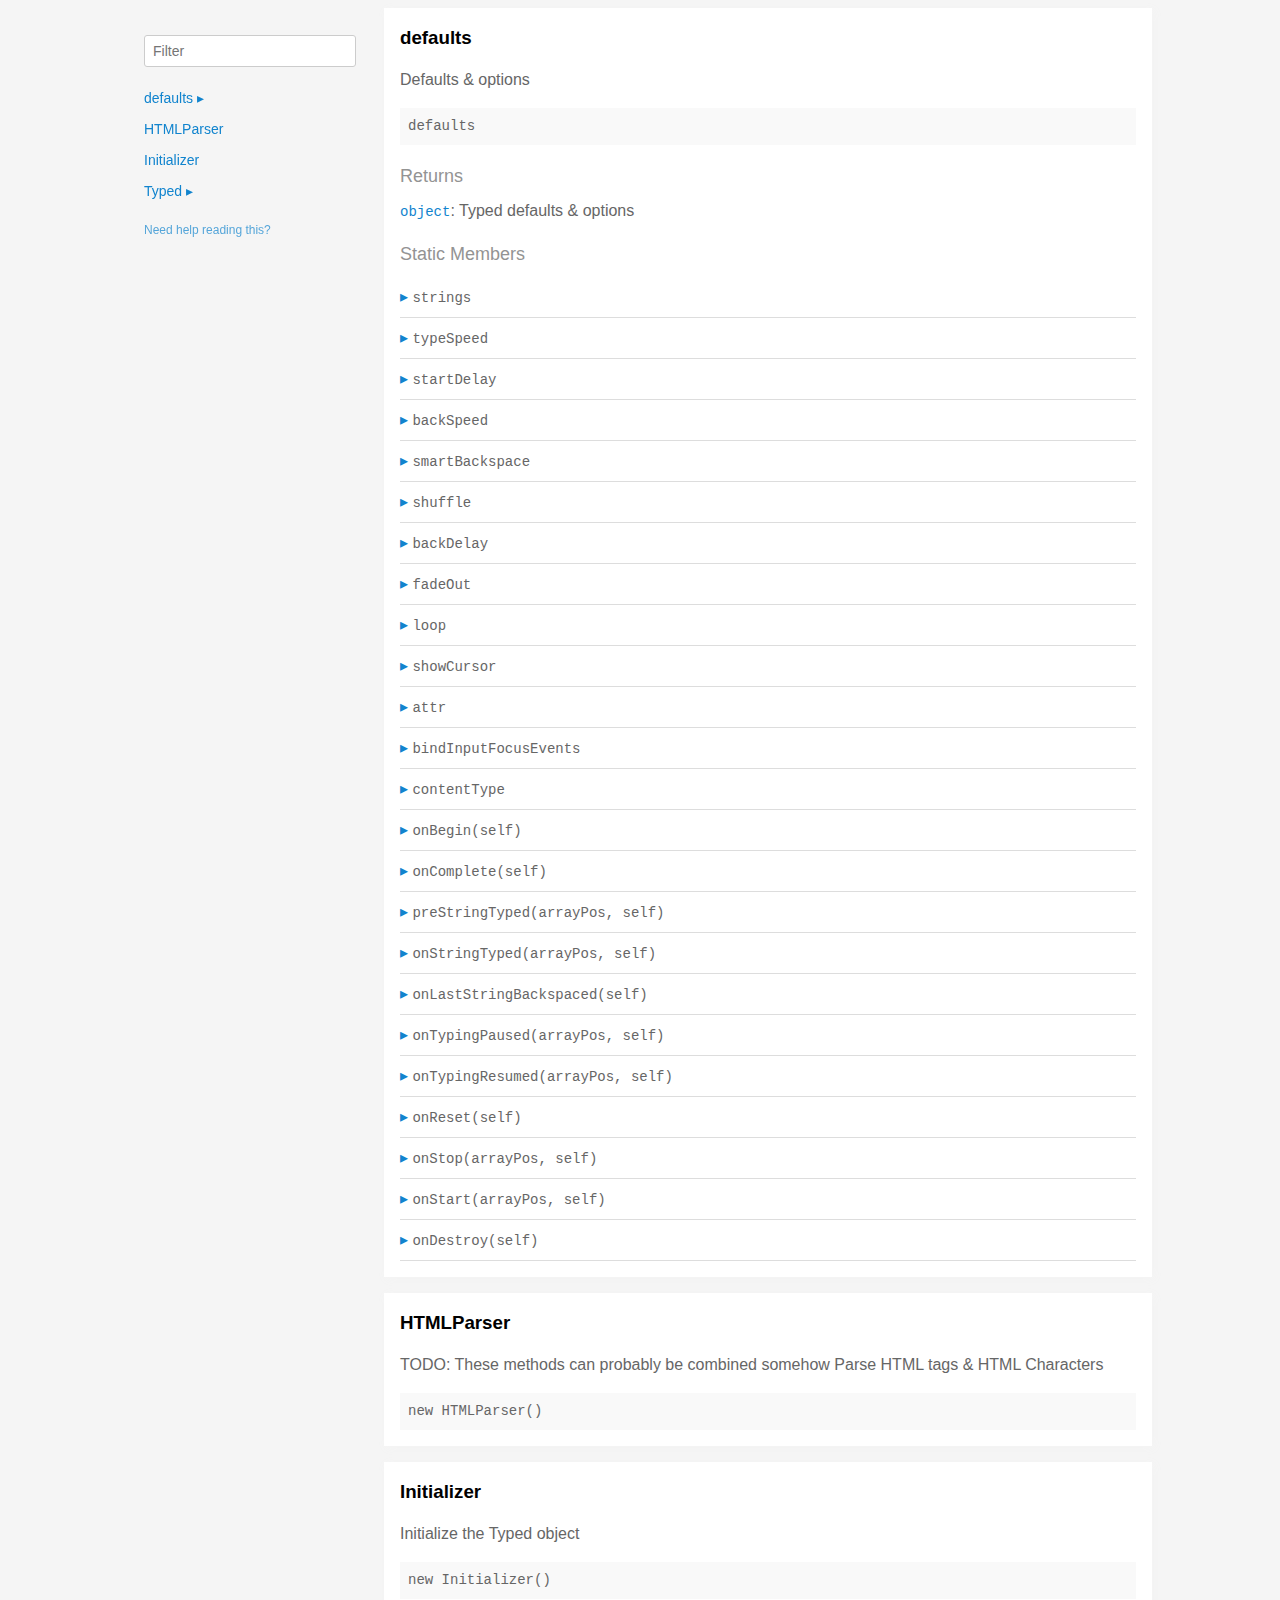
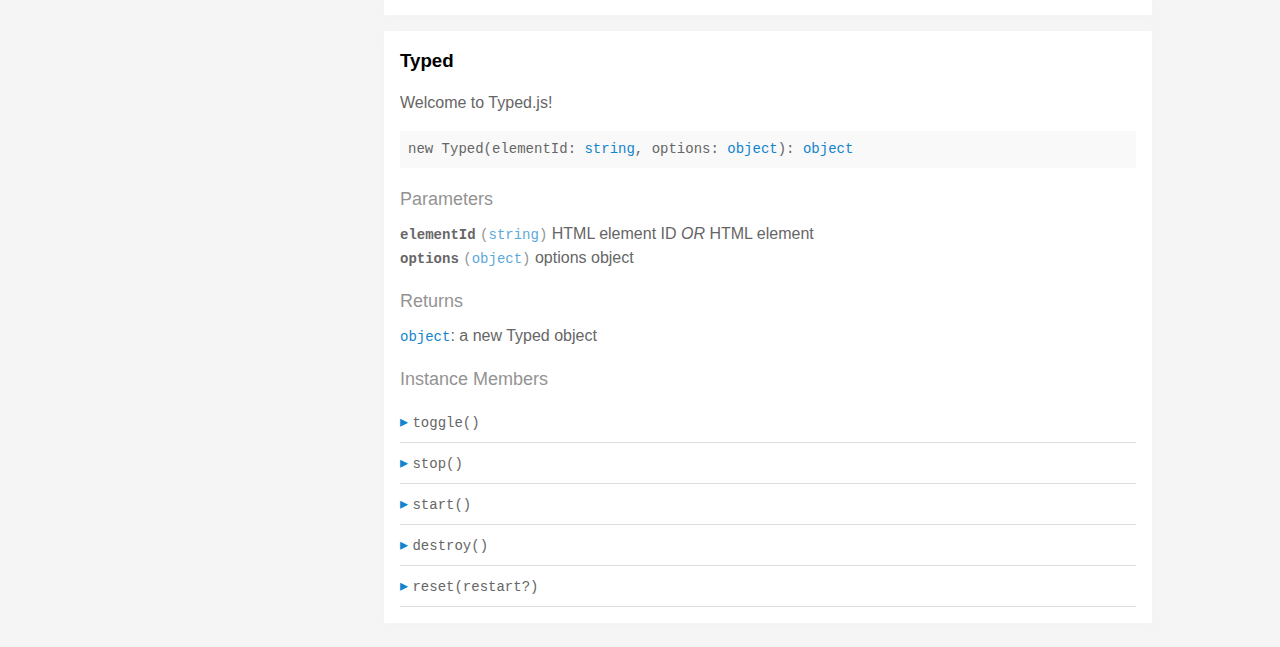
<file: assets/js/typed.js-master/docs/index.html>
<!doctype html>
<html>
<head>
  <meta charset='utf-8' />
  <title>  | Documentation</title>
  <meta name='viewport' content='width=device-width,initial-scale=1'>
  <link href='assets/bass.css' type='text/css' rel='stylesheet' />
  <link href='assets/style.css' type='text/css' rel='stylesheet' />
  <link href='assets/github.css' type='text/css' rel='stylesheet' />
</head>
<body class='documentation'>
  <div class='max-width-4 mx-auto'>
    <div class='clearfix md-mxn2'>
      <div class='fixed xs-hide fix-3 overflow-auto max-height-100'>
        <div class='py1 px2'>
          <h3 class='mb0 no-anchor'></h3>
          <div class='mb1'><code></code></div>
          <input
            placeholder='Filter'
            id='filter-input'
            class='col12 block input'
            type='text' />
          <div id='toc'>
            <ul class='list-reset h5 py1-ul'>
              
                
                <li><a
                  href='#defaults'
                  class=" toggle-sibling">
                  defaults
                  <span class='icon'>▸</span>
                </a>
                
                <div class='toggle-target display-none'>
                  
                  <ul class='list-reset py1-ul pl1'>
                    <li class='h5'><span>Static members</span></li>
                    
                      <li><a
                        href='#defaults.strings'
                        class='regular pre-open'>
                        .strings
                      </a></li>
                    
                      <li><a
                        href='#defaults.typeSpeed'
                        class='regular pre-open'>
                        .typeSpeed
                      </a></li>
                    
                      <li><a
                        href='#defaults.startDelay'
                        class='regular pre-open'>
                        .startDelay
                      </a></li>
                    
                      <li><a
                        href='#defaults.backSpeed'
                        class='regular pre-open'>
                        .backSpeed
                      </a></li>
                    
                      <li><a
                        href='#defaults.smartBackspace'
                        class='regular pre-open'>
                        .smartBackspace
                      </a></li>
                    
                      <li><a
                        href='#defaults.shuffle'
                        class='regular pre-open'>
                        .shuffle
                      </a></li>
                    
                      <li><a
                        href='#defaults.backDelay'
                        class='regular pre-open'>
                        .backDelay
                      </a></li>
                    
                      <li><a
                        href='#defaults.fadeOut'
                        class='regular pre-open'>
                        .fadeOut
                      </a></li>
                    
                      <li><a
                        href='#defaults.loop'
                        class='regular pre-open'>
                        .loop
                      </a></li>
                    
                      <li><a
                        href='#defaults.showCursor'
                        class='regular pre-open'>
                        .showCursor
                      </a></li>
                    
                      <li><a
                        href='#defaults.attr'
                        class='regular pre-open'>
                        .attr
                      </a></li>
                    
                      <li><a
                        href='#defaults.bindInputFocusEvents'
                        class='regular pre-open'>
                        .bindInputFocusEvents
                      </a></li>
                    
                      <li><a
                        href='#defaults.contentType'
                        class='regular pre-open'>
                        .contentType
                      </a></li>

                      <li><a
                        href='#defaults.onBegin'
                        class='regular pre-open'>
                        .onBegin
                      </a></li>

                      <li><a
                        href='#defaults.onComplete'
                        class='regular pre-open'>
                        .onComplete
                      </a></li>
                    
                      <li><a
                        href='#defaults.preStringTyped'
                        class='regular pre-open'>
                        .preStringTyped
                      </a></li>
                    
                      <li><a
                        href='#defaults.onStringTyped'
                        class='regular pre-open'>
                        .onStringTyped
                      </a></li>
                    
                      <li><a
                        href='#defaults.onLastStringBackspaced'
                        class='regular pre-open'>
                        .onLastStringBackspaced
                      </a></li>
                    
                      <li><a
                        href='#defaults.onTypingPaused'
                        class='regular pre-open'>
                        .onTypingPaused
                      </a></li>
                    
                      <li><a
                        href='#defaults.onTypingResumed'
                        class='regular pre-open'>
                        .onTypingResumed
                      </a></li>
                    
                      <li><a
                        href='#defaults.onReset'
                        class='regular pre-open'>
                        .onReset
                      </a></li>
                    
                      <li><a
                        href='#defaults.onStop'
                        class='regular pre-open'>
                        .onStop
                      </a></li>
                    
                      <li><a
                        href='#defaults.onStart'
                        class='regular pre-open'>
                        .onStart
                      </a></li>
                    
                      <li><a
                        href='#defaults.onDestroy'
                        class='regular pre-open'>
                        .onDestroy
                      </a></li>
                    
                    </ul>
                  
                  
                  
                </div>
                
                </li>
              
                
                <li><a
                  href='#htmlparser'
                  class="">
                  HTMLParser
                  
                </a>
                
                </li>
              
                
                <li><a
                  href='#initializer'
                  class="">
                  Initializer
                  
                </a>
                
                </li>
              
                
                <li><a
                  href='#typed'
                  class=" toggle-sibling">
                  Typed
                  <span class='icon'>▸</span>
                </a>
                
                <div class='toggle-target display-none'>
                  
                  
                    <ul class='list-reset py1-ul pl1'>
                      <li class='h5'><span>Instance members</span></li>
                      
                      <li><a
                        href='#Typed#toggle'
                        class='regular pre-open'>
                        #toggle
                      </a></li>
                      
                      <li><a
                        href='#Typed#stop'
                        class='regular pre-open'>
                        #stop
                      </a></li>
                      
                      <li><a
                        href='#Typed#start'
                        class='regular pre-open'>
                        #start
                      </a></li>
                      
                      <li><a
                        href='#Typed#destroy'
                        class='regular pre-open'>
                        #destroy
                      </a></li>
                      
                      <li><a
                        href='#Typed#reset'
                        class='regular pre-open'>
                        #reset
                      </a></li>
                      
                    </ul>
                  
                  
                </div>
                
                </li>
              
            </ul>
          </div>
          <div class='mt1 h6 quiet'>
            <a href='http://documentation.js.org/reading-documentation.html'>Need help reading this?</a>
          </div>
        </div>
      </div>
      <div class='fix-margin-3'>
        
          
            <section class='p2 mb2 clearfix bg-white minishadow'>

  
  <div class='clearfix'>
    
    <h3 class='fl m0' id='defaults'>
      defaults
    </h3>
    
    
  </div>
  

  <p>Defaults &#x26; options</p>


  <div class='pre p1 fill-light mt0'>defaults</div>
  
  

  
  
  
  
  

  

  

  
    
      <div class='py1 quiet mt1 prose-big'>Returns</div>
      <code><a href="https://developer.mozilla.org/en-US/docs/Web/JavaScript/Reference/Global_Objects/Object">object</a></code>:
        Typed defaults &#x26; options

      
    
  

  

  

  
    <div class='py1 quiet mt1 prose-big'>Static Members</div>
    <div class="clearfix">
  
    <div class='border-bottom' id='defaults.strings'>
      <div class="clearfix small pointer toggle-sibling">
        <div class="py1 contain">
            <a class='icon pin-right py1 dark-link caret-right'>▸</a>
            <span class='code strong strong truncate'>strings</span>
        </div>
      </div>
      <div class="clearfix display-none toggle-target">
        <section class='p2 mb2 clearfix bg-white minishadow'>

  

  

  <div class='pre p1 fill-light mt0'>strings</div>
  
  

  
  
  
  
  

  

  
    <div class='py1 quiet mt1 prose-big'>Properties</div>
    <div>
      
        <div class='space-bottom0'>
          <span class='code bold'>strings</span> <code class='quiet'>(<a href="https://developer.mozilla.org/en-US/docs/Web/JavaScript/Reference/Global_Objects/Array">array</a>)</code>
          : strings to be typed

          
        </div>
      
        <div class='space-bottom0'>
          <span class='code bold'>stringsElement</span> <code class='quiet'>(<a href="https://developer.mozilla.org/en-US/docs/Web/JavaScript/Reference/Global_Objects/String">string</a>)</code>
          : ID of element containing string children

          
        </div>
      
    </div>
  

  

  

  

  

  

  
</section>

      </div>
    </div>
  
    <div class='border-bottom' id='defaults.typeSpeed'>
      <div class="clearfix small pointer toggle-sibling">
        <div class="py1 contain">
            <a class='icon pin-right py1 dark-link caret-right'>▸</a>
            <span class='code strong strong truncate'>typeSpeed</span>
        </div>
      </div>
      <div class="clearfix display-none toggle-target">
        <section class='p2 mb2 clearfix bg-white minishadow'>

  

  

  <div class='pre p1 fill-light mt0'>typeSpeed</div>
  
  

  
  
  
  
  

  

  
    <div class='py1 quiet mt1 prose-big'>Properties</div>
    <div>
      
        <div class='space-bottom0'>
          <span class='code bold'>typeSpeed</span> <code class='quiet'>(<a href="https://developer.mozilla.org/en-US/docs/Web/JavaScript/Reference/Global_Objects/Number">number</a>)</code>
          : type speed in milliseconds

          
        </div>
      
    </div>
  

  

  

  

  

  

  
</section>

      </div>
    </div>
  
    <div class='border-bottom' id='defaults.startDelay'>
      <div class="clearfix small pointer toggle-sibling">
        <div class="py1 contain">
            <a class='icon pin-right py1 dark-link caret-right'>▸</a>
            <span class='code strong strong truncate'>startDelay</span>
        </div>
      </div>
      <div class="clearfix display-none toggle-target">
        <section class='p2 mb2 clearfix bg-white minishadow'>

  

  

  <div class='pre p1 fill-light mt0'>startDelay</div>
  
  

  
  
  
  
  

  

  
    <div class='py1 quiet mt1 prose-big'>Properties</div>
    <div>
      
        <div class='space-bottom0'>
          <span class='code bold'>startDelay</span> <code class='quiet'>(<a href="https://developer.mozilla.org/en-US/docs/Web/JavaScript/Reference/Global_Objects/Number">number</a>)</code>
          : time before typing starts in milliseconds

          
        </div>
      
    </div>
  

  

  

  

  

  

  
</section>

      </div>
    </div>
  
    <div class='border-bottom' id='defaults.backSpeed'>
      <div class="clearfix small pointer toggle-sibling">
        <div class="py1 contain">
            <a class='icon pin-right py1 dark-link caret-right'>▸</a>
            <span class='code strong strong truncate'>backSpeed</span>
        </div>
      </div>
      <div class="clearfix display-none toggle-target">
        <section class='p2 mb2 clearfix bg-white minishadow'>

  

  

  <div class='pre p1 fill-light mt0'>backSpeed</div>
  
  

  
  
  
  
  

  

  
    <div class='py1 quiet mt1 prose-big'>Properties</div>
    <div>
      
        <div class='space-bottom0'>
          <span class='code bold'>backSpeed</span> <code class='quiet'>(<a href="https://developer.mozilla.org/en-US/docs/Web/JavaScript/Reference/Global_Objects/Number">number</a>)</code>
          : backspacing speed in milliseconds

          
        </div>
      
    </div>
  

  

  

  

  

  

  
</section>

      </div>
    </div>
  
    <div class='border-bottom' id='defaults.smartBackspace'>
      <div class="clearfix small pointer toggle-sibling">
        <div class="py1 contain">
            <a class='icon pin-right py1 dark-link caret-right'>▸</a>
            <span class='code strong strong truncate'>smartBackspace</span>
        </div>
      </div>
      <div class="clearfix display-none toggle-target">
        <section class='p2 mb2 clearfix bg-white minishadow'>

  

  

  <div class='pre p1 fill-light mt0'>smartBackspace</div>
  
  

  
  
  
  
  

  

  
    <div class='py1 quiet mt1 prose-big'>Properties</div>
    <div>
      
        <div class='space-bottom0'>
          <span class='code bold'>smartBackspace</span> <code class='quiet'>(<a href="https://developer.mozilla.org/en-US/docs/Web/JavaScript/Reference/Global_Objects/Boolean">boolean</a>)</code>
          : only backspace what doesn't match the previous string

          
        </div>
      
    </div>
  

  

  

  

  

  

  
</section>

      </div>
    </div>
  
    <div class='border-bottom' id='defaults.shuffle'>
      <div class="clearfix small pointer toggle-sibling">
        <div class="py1 contain">
            <a class='icon pin-right py1 dark-link caret-right'>▸</a>
            <span class='code strong strong truncate'>shuffle</span>
        </div>
      </div>
      <div class="clearfix display-none toggle-target">
        <section class='p2 mb2 clearfix bg-white minishadow'>

  

  

  <div class='pre p1 fill-light mt0'>shuffle</div>
  
  

  
  
  
  
  

  

  
    <div class='py1 quiet mt1 prose-big'>Properties</div>
    <div>
      
        <div class='space-bottom0'>
          <span class='code bold'>shuffle</span> <code class='quiet'>(<a href="https://developer.mozilla.org/en-US/docs/Web/JavaScript/Reference/Global_Objects/Boolean">boolean</a>)</code>
          : shuffle the strings

          
        </div>
      
    </div>
  

  

  

  

  

  

  
</section>

      </div>
    </div>
  
    <div class='border-bottom' id='defaults.backDelay'>
      <div class="clearfix small pointer toggle-sibling">
        <div class="py1 contain">
            <a class='icon pin-right py1 dark-link caret-right'>▸</a>
            <span class='code strong strong truncate'>backDelay</span>
        </div>
      </div>
      <div class="clearfix display-none toggle-target">
        <section class='p2 mb2 clearfix bg-white minishadow'>

  

  

  <div class='pre p1 fill-light mt0'>backDelay</div>
  
  

  
  
  
  
  

  

  
    <div class='py1 quiet mt1 prose-big'>Properties</div>
    <div>
      
        <div class='space-bottom0'>
          <span class='code bold'>backDelay</span> <code class='quiet'>(<a href="https://developer.mozilla.org/en-US/docs/Web/JavaScript/Reference/Global_Objects/Number">number</a>)</code>
          : time before backspacing in milliseconds

          
        </div>
      
    </div>
  

  

  

  

  

  

  
</section>

      </div>
    </div>
  
    <div class='border-bottom' id='defaults.fadeOut'>
      <div class="clearfix small pointer toggle-sibling">
        <div class="py1 contain">
            <a class='icon pin-right py1 dark-link caret-right'>▸</a>
            <span class='code strong strong truncate'>fadeOut</span>
        </div>
      </div>
      <div class="clearfix display-none toggle-target">
        <section class='p2 mb2 clearfix bg-white minishadow'>

  

  

  <div class='pre p1 fill-light mt0'>fadeOut</div>
  
  

  
  
  
  
  

  

  
    <div class='py1 quiet mt1 prose-big'>Properties</div>
    <div>
      
        <div class='space-bottom0'>
          <span class='code bold'>fadeOut</span> <code class='quiet'>(<a href="https://developer.mozilla.org/en-US/docs/Web/JavaScript/Reference/Global_Objects/Boolean">boolean</a>)</code>
          : Fade out instead of backspace

          
        </div>
      
        <div class='space-bottom0'>
          <span class='code bold'>fadeOutClass</span> <code class='quiet'>(<a href="https://developer.mozilla.org/en-US/docs/Web/JavaScript/Reference/Global_Objects/String">string</a>)</code>
          : css class for fade animation

          
        </div>
      
        <div class='space-bottom0'>
          <span class='code bold'>fadeOutDelay</span> <code class='quiet'>(<a href="https://developer.mozilla.org/en-US/docs/Web/JavaScript/Reference/Global_Objects/Boolean">boolean</a>)</code>
          : Fade out delay in milliseconds

          
        </div>
      
    </div>
  

  

  

  

  

  

  
</section>

      </div>
    </div>
  
    <div class='border-bottom' id='defaults.loop'>
      <div class="clearfix small pointer toggle-sibling">
        <div class="py1 contain">
            <a class='icon pin-right py1 dark-link caret-right'>▸</a>
            <span class='code strong strong truncate'>loop</span>
        </div>
      </div>
      <div class="clearfix display-none toggle-target">
        <section class='p2 mb2 clearfix bg-white minishadow'>

  

  

  <div class='pre p1 fill-light mt0'>loop</div>
  
  

  
  
  
  
  

  

  
    <div class='py1 quiet mt1 prose-big'>Properties</div>
    <div>
      
        <div class='space-bottom0'>
          <span class='code bold'>loop</span> <code class='quiet'>(<a href="https://developer.mozilla.org/en-US/docs/Web/JavaScript/Reference/Global_Objects/Boolean">boolean</a>)</code>
          : loop strings

          
        </div>
      
        <div class='space-bottom0'>
          <span class='code bold'>loopCount</span> <code class='quiet'>(<a href="https://developer.mozilla.org/en-US/docs/Web/JavaScript/Reference/Global_Objects/Number">number</a>)</code>
          : amount of loops

          
        </div>
      
    </div>
  

  

  

  

  

  

  
</section>

      </div>
    </div>
  
    <div class='border-bottom' id='defaults.showCursor'>
      <div class="clearfix small pointer toggle-sibling">
        <div class="py1 contain">
            <a class='icon pin-right py1 dark-link caret-right'>▸</a>
            <span class='code strong strong truncate'>showCursor</span>
        </div>
      </div>
      <div class="clearfix display-none toggle-target">
        <section class='p2 mb2 clearfix bg-white minishadow'>

  

  

  <div class='pre p1 fill-light mt0'>showCursor</div>
  
  

  
  
  
  
  

  

  
    <div class='py1 quiet mt1 prose-big'>Properties</div>
    <div>
      
        <div class='space-bottom0'>
          <span class='code bold'>showCursor</span> <code class='quiet'>(<a href="https://developer.mozilla.org/en-US/docs/Web/JavaScript/Reference/Global_Objects/Boolean">boolean</a>)</code>
          : show cursor

          
        </div>
      
        <div class='space-bottom0'>
          <span class='code bold'>cursorChar</span> <code class='quiet'>(<a href="https://developer.mozilla.org/en-US/docs/Web/JavaScript/Reference/Global_Objects/String">string</a>)</code>
          : character for cursor

          
        </div>
      
        <div class='space-bottom0'>
          <span class='code bold'>autoInsertCss</span> <code class='quiet'>(<a href="https://developer.mozilla.org/en-US/docs/Web/JavaScript/Reference/Global_Objects/Boolean">boolean</a>)</code>
          : insert CSS for cursor and fadeOut into HTML 
<head>

          
        </div>
      
    </div>
  

  

  

  

  

  

  
</section>

      </div>
    </div>
  
    <div class='border-bottom' id='defaults.attr'>
      <div class="clearfix small pointer toggle-sibling">
        <div class="py1 contain">
            <a class='icon pin-right py1 dark-link caret-right'>▸</a>
            <span class='code strong strong truncate'>attr</span>
        </div>
      </div>
      <div class="clearfix display-none toggle-target">
        <section class='p2 mb2 clearfix bg-white minishadow'>

  

  

  <div class='pre p1 fill-light mt0'>attr</div>
  
  

  
  
  
  
  

  

  
    <div class='py1 quiet mt1 prose-big'>Properties</div>
    <div>
      
        <div class='space-bottom0'>
          <span class='code bold'>attr</span> <code class='quiet'>(<a href="https://developer.mozilla.org/en-US/docs/Web/JavaScript/Reference/Global_Objects/String">string</a>)</code>
          : attribute for typing
Ex: input placeholder, value, or just HTML text

          
        </div>
      
    </div>
  

  

  

  

  

  

  
</section>

      </div>
    </div>
  
    <div class='border-bottom' id='defaults.bindInputFocusEvents'>
      <div class="clearfix small pointer toggle-sibling">
        <div class="py1 contain">
            <a class='icon pin-right py1 dark-link caret-right'>▸</a>
            <span class='code strong strong truncate'>bindInputFocusEvents</span>
        </div>
      </div>
      <div class="clearfix display-none toggle-target">
        <section class='p2 mb2 clearfix bg-white minishadow'>

  

  

  <div class='pre p1 fill-light mt0'>bindInputFocusEvents</div>
  
  

  
  
  
  
  

  

  
    <div class='py1 quiet mt1 prose-big'>Properties</div>
    <div>
      
        <div class='space-bottom0'>
          <span class='code bold'>bindInputFocusEvents</span> <code class='quiet'>(<a href="https://developer.mozilla.org/en-US/docs/Web/JavaScript/Reference/Global_Objects/Boolean">boolean</a>)</code>
          : bind to focus and blur if el is text input

          
        </div>
      
    </div>
  

  

  

  

  

  

  
</section>

      </div>
    </div>
  
    <div class='border-bottom' id='defaults.contentType'>
      <div class="clearfix small pointer toggle-sibling">
        <div class="py1 contain">
            <a class='icon pin-right py1 dark-link caret-right'>▸</a>
            <span class='code strong strong truncate'>contentType</span>
        </div>
      </div>
      <div class="clearfix display-none toggle-target">
        <section class='p2 mb2 clearfix bg-white minishadow'>

  

  

  <div class='pre p1 fill-light mt0'>contentType</div>
  
  

  
  
  
  
  

  

  
    <div class='py1 quiet mt1 prose-big'>Properties</div>
    <div>
      
        <div class='space-bottom0'>
          <span class='code bold'>contentType</span> <code class='quiet'>(<a href="https://developer.mozilla.org/en-US/docs/Web/JavaScript/Reference/Global_Objects/String">string</a>)</code>
          : 'html' or 'null' for plaintext

          
        </div>
      
    </div>
  

  

  

  

  

  

  
</section>

      </div>
    </div>
  
    <div class='border-bottom' id='defaults.onBegin'>
      <div class="clearfix small pointer toggle-sibling">
        <div class="py1 contain">
            <a class='icon pin-right py1 dark-link caret-right'>▸</a>
            <span class='code strong strong truncate'>onBegin(self)</span>
        </div>
      </div>
      <div class="clearfix display-none toggle-target">
        <section class='p2 mb2 clearfix bg-white minishadow'>

  

  <p>Before it begins typing</p>

  <div class='pre p1 fill-light mt0'>onBegin(self: <a href="#typed">Typed</a>)</div>
  
    <div class='py1 quiet mt1 prose-big'>Parameters</div>
    <div class='prose'>
      
        <div class='space-bottom0'>
          <div>
            <span class='code bold'>self</span> <code class='quiet'>(<a href="#typed">Typed</a>)</code>
	    
          </div>
          
        </div>
      
    </div>
  
</section>

      </div>
    </div>

    <div class='border-bottom' id='defaults.onComplete'>
      <div class="clearfix small pointer toggle-sibling">
        <div class="py1 contain">
            <a class='icon pin-right py1 dark-link caret-right'>▸</a>
            <span class='code strong strong truncate'>onComplete(self)</span>
        </div>
      </div>
      <div class="clearfix display-none toggle-target">
        <section class='p2 mb2 clearfix bg-white minishadow'>

  

  <p>All typing is complete</p>


  <div class='pre p1 fill-light mt0'>onComplete(self: <a href="#typed">Typed</a>)</div>
  
  

  
  
  
  
  

  
    <div class='py1 quiet mt1 prose-big'>Parameters</div>
    <div class='prose'>
      
        <div class='space-bottom0'>
          <div>
            <span class='code bold'>self</span> <code class='quiet'>(<a href="#typed">Typed</a>)</code>
	    
          </div>
          
        </div>
      
    </div>
  

  

  

  

  

  

  

  
</section>

      </div>
    </div>
  
    <div class='border-bottom' id='defaults.preStringTyped'>
      <div class="clearfix small pointer toggle-sibling">
        <div class="py1 contain">
            <a class='icon pin-right py1 dark-link caret-right'>▸</a>
            <span class='code strong strong truncate'>preStringTyped(arrayPos, self)</span>
        </div>
      </div>
      <div class="clearfix display-none toggle-target">
        <section class='p2 mb2 clearfix bg-white minishadow'>

  

  <p>Before each string is typed</p>


  <div class='pre p1 fill-light mt0'>preStringTyped(arrayPos: <a href="https://developer.mozilla.org/en-US/docs/Web/JavaScript/Reference/Global_Objects/Number">number</a>, self: <a href="#typed">Typed</a>)</div>
  
  

  
  
  
  
  

  
    <div class='py1 quiet mt1 prose-big'>Parameters</div>
    <div class='prose'>
      
        <div class='space-bottom0'>
          <div>
            <span class='code bold'>arrayPos</span> <code class='quiet'>(<a href="https://developer.mozilla.org/en-US/docs/Web/JavaScript/Reference/Global_Objects/Number">number</a>)</code>
	    
          </div>
          
        </div>
      
        <div class='space-bottom0'>
          <div>
            <span class='code bold'>self</span> <code class='quiet'>(<a href="#typed">Typed</a>)</code>
	    
          </div>
          
        </div>
      
    </div>
  

  

  

  

  

  

  

  
</section>

      </div>
    </div>
  
    <div class='border-bottom' id='defaults.onStringTyped'>
      <div class="clearfix small pointer toggle-sibling">
        <div class="py1 contain">
            <a class='icon pin-right py1 dark-link caret-right'>▸</a>
            <span class='code strong strong truncate'>onStringTyped(arrayPos, self)</span>
        </div>
      </div>
      <div class="clearfix display-none toggle-target">
        <section class='p2 mb2 clearfix bg-white minishadow'>

  

  <p>After each string is typed</p>


  <div class='pre p1 fill-light mt0'>onStringTyped(arrayPos: <a href="https://developer.mozilla.org/en-US/docs/Web/JavaScript/Reference/Global_Objects/Number">number</a>, self: <a href="#typed">Typed</a>)</div>
  
  

  
  
  
  
  

  
    <div class='py1 quiet mt1 prose-big'>Parameters</div>
    <div class='prose'>
      
        <div class='space-bottom0'>
          <div>
            <span class='code bold'>arrayPos</span> <code class='quiet'>(<a href="https://developer.mozilla.org/en-US/docs/Web/JavaScript/Reference/Global_Objects/Number">number</a>)</code>
	    
          </div>
          
        </div>
      
        <div class='space-bottom0'>
          <div>
            <span class='code bold'>self</span> <code class='quiet'>(<a href="#typed">Typed</a>)</code>
	    
          </div>
          
        </div>
      
    </div>
  

  

  

  

  

  

  

  
</section>

      </div>
    </div>
  
    <div class='border-bottom' id='defaults.onLastStringBackspaced'>
      <div class="clearfix small pointer toggle-sibling">
        <div class="py1 contain">
            <a class='icon pin-right py1 dark-link caret-right'>▸</a>
            <span class='code strong strong truncate'>onLastStringBackspaced(self)</span>
        </div>
      </div>
      <div class="clearfix display-none toggle-target">
        <section class='p2 mb2 clearfix bg-white minishadow'>

  

  <p>During looping, after last string is typed</p>


  <div class='pre p1 fill-light mt0'>onLastStringBackspaced(self: <a href="#typed">Typed</a>)</div>
  
  

  
  
  
  
  

  
    <div class='py1 quiet mt1 prose-big'>Parameters</div>
    <div class='prose'>
      
        <div class='space-bottom0'>
          <div>
            <span class='code bold'>self</span> <code class='quiet'>(<a href="#typed">Typed</a>)</code>
	    
          </div>
          
        </div>
      
    </div>
  

  

  

  

  

  

  

  
</section>

      </div>
    </div>
  
    <div class='border-bottom' id='defaults.onTypingPaused'>
      <div class="clearfix small pointer toggle-sibling">
        <div class="py1 contain">
            <a class='icon pin-right py1 dark-link caret-right'>▸</a>
            <span class='code strong strong truncate'>onTypingPaused(arrayPos, self)</span>
        </div>
      </div>
      <div class="clearfix display-none toggle-target">
        <section class='p2 mb2 clearfix bg-white minishadow'>

  

  <p>Typing has been stopped</p>


  <div class='pre p1 fill-light mt0'>onTypingPaused(arrayPos: <a href="https://developer.mozilla.org/en-US/docs/Web/JavaScript/Reference/Global_Objects/Number">number</a>, self: <a href="#typed">Typed</a>)</div>
  
  

  
  
  
  
  

  
    <div class='py1 quiet mt1 prose-big'>Parameters</div>
    <div class='prose'>
      
        <div class='space-bottom0'>
          <div>
            <span class='code bold'>arrayPos</span> <code class='quiet'>(<a href="https://developer.mozilla.org/en-US/docs/Web/JavaScript/Reference/Global_Objects/Number">number</a>)</code>
	    
          </div>
          
        </div>
      
        <div class='space-bottom0'>
          <div>
            <span class='code bold'>self</span> <code class='quiet'>(<a href="#typed">Typed</a>)</code>
	    
          </div>
          
        </div>
      
    </div>
  

  

  

  

  

  

  

  
</section>

      </div>
    </div>
  
    <div class='border-bottom' id='defaults.onTypingResumed'>
      <div class="clearfix small pointer toggle-sibling">
        <div class="py1 contain">
            <a class='icon pin-right py1 dark-link caret-right'>▸</a>
            <span class='code strong strong truncate'>onTypingResumed(arrayPos, self)</span>
        </div>
      </div>
      <div class="clearfix display-none toggle-target">
        <section class='p2 mb2 clearfix bg-white minishadow'>

  

  <p>Typing has been started after being stopped</p>


  <div class='pre p1 fill-light mt0'>onTypingResumed(arrayPos: <a href="https://developer.mozilla.org/en-US/docs/Web/JavaScript/Reference/Global_Objects/Number">number</a>, self: <a href="#typed">Typed</a>)</div>
  
  

  
  
  
  
  

  
    <div class='py1 quiet mt1 prose-big'>Parameters</div>
    <div class='prose'>
      
        <div class='space-bottom0'>
          <div>
            <span class='code bold'>arrayPos</span> <code class='quiet'>(<a href="https://developer.mozilla.org/en-US/docs/Web/JavaScript/Reference/Global_Objects/Number">number</a>)</code>
	    
          </div>
          
        </div>
      
        <div class='space-bottom0'>
          <div>
            <span class='code bold'>self</span> <code class='quiet'>(<a href="#typed">Typed</a>)</code>
	    
          </div>
          
        </div>
      
    </div>
  

  

  

  

  

  

  

  
</section>

      </div>
    </div>
  
    <div class='border-bottom' id='defaults.onReset'>
      <div class="clearfix small pointer toggle-sibling">
        <div class="py1 contain">
            <a class='icon pin-right py1 dark-link caret-right'>▸</a>
            <span class='code strong strong truncate'>onReset(self)</span>
        </div>
      </div>
      <div class="clearfix display-none toggle-target">
        <section class='p2 mb2 clearfix bg-white minishadow'>

  

  <p>After reset</p>


  <div class='pre p1 fill-light mt0'>onReset(self: <a href="#typed">Typed</a>)</div>
  
  

  
  
  
  
  

  
    <div class='py1 quiet mt1 prose-big'>Parameters</div>
    <div class='prose'>
      
        <div class='space-bottom0'>
          <div>
            <span class='code bold'>self</span> <code class='quiet'>(<a href="#typed">Typed</a>)</code>
	    
          </div>
          
        </div>
      
    </div>
  

  

  

  

  

  

  

  
</section>

      </div>
    </div>
  
    <div class='border-bottom' id='defaults.onStop'>
      <div class="clearfix small pointer toggle-sibling">
        <div class="py1 contain">
            <a class='icon pin-right py1 dark-link caret-right'>▸</a>
            <span class='code strong strong truncate'>onStop(arrayPos, self)</span>
        </div>
      </div>
      <div class="clearfix display-none toggle-target">
        <section class='p2 mb2 clearfix bg-white minishadow'>

  

  <p>After stop</p>


  <div class='pre p1 fill-light mt0'>onStop(arrayPos: <a href="https://developer.mozilla.org/en-US/docs/Web/JavaScript/Reference/Global_Objects/Number">number</a>, self: <a href="#typed">Typed</a>)</div>
  
  

  
  
  
  
  

  
    <div class='py1 quiet mt1 prose-big'>Parameters</div>
    <div class='prose'>
      
        <div class='space-bottom0'>
          <div>
            <span class='code bold'>arrayPos</span> <code class='quiet'>(<a href="https://developer.mozilla.org/en-US/docs/Web/JavaScript/Reference/Global_Objects/Number">number</a>)</code>
	    
          </div>
          
        </div>
      
        <div class='space-bottom0'>
          <div>
            <span class='code bold'>self</span> <code class='quiet'>(<a href="#typed">Typed</a>)</code>
	    
          </div>
          
        </div>
      
    </div>
  

  

  

  

  

  

  

  
</section>

      </div>
    </div>
  
    <div class='border-bottom' id='defaults.onStart'>
      <div class="clearfix small pointer toggle-sibling">
        <div class="py1 contain">
            <a class='icon pin-right py1 dark-link caret-right'>▸</a>
            <span class='code strong strong truncate'>onStart(arrayPos, self)</span>
        </div>
      </div>
      <div class="clearfix display-none toggle-target">
        <section class='p2 mb2 clearfix bg-white minishadow'>

  

  <p>After start</p>


  <div class='pre p1 fill-light mt0'>onStart(arrayPos: <a href="https://developer.mozilla.org/en-US/docs/Web/JavaScript/Reference/Global_Objects/Number">number</a>, self: <a href="#typed">Typed</a>)</div>
  
  

  
  
  
  
  

  
    <div class='py1 quiet mt1 prose-big'>Parameters</div>
    <div class='prose'>
      
        <div class='space-bottom0'>
          <div>
            <span class='code bold'>arrayPos</span> <code class='quiet'>(<a href="https://developer.mozilla.org/en-US/docs/Web/JavaScript/Reference/Global_Objects/Number">number</a>)</code>
	    
          </div>
          
        </div>
      
        <div class='space-bottom0'>
          <div>
            <span class='code bold'>self</span> <code class='quiet'>(<a href="#typed">Typed</a>)</code>
	    
          </div>
          
        </div>
      
    </div>
  

  

  

  

  

  

  

  
</section>

      </div>
    </div>
  
    <div class='border-bottom' id='defaults.onDestroy'>
      <div class="clearfix small pointer toggle-sibling">
        <div class="py1 contain">
            <a class='icon pin-right py1 dark-link caret-right'>▸</a>
            <span class='code strong strong truncate'>onDestroy(self)</span>
        </div>
      </div>
      <div class="clearfix display-none toggle-target">
        <section class='p2 mb2 clearfix bg-white minishadow'>

  

  <p>After destroy</p>


  <div class='pre p1 fill-light mt0'>onDestroy(self: <a href="#typed">Typed</a>)</div>
  
  

  
  
  
  
  

  
    <div class='py1 quiet mt1 prose-big'>Parameters</div>
    <div class='prose'>
      
        <div class='space-bottom0'>
          <div>
            <span class='code bold'>self</span> <code class='quiet'>(<a href="#typed">Typed</a>)</code>
	    
          </div>
          
        </div>
      
    </div>
  

  

  

  

  

  

  

  
</section>

      </div>
    </div>
  
</div>

  

  

  
</section>

          
        
          
            <section class='p2 mb2 clearfix bg-white minishadow'>

  
  <div class='clearfix'>
    
    <h3 class='fl m0' id='htmlparser'>
      HTMLParser
    </h3>
    
    
  </div>
  

  <p>TODO: These methods can probably be combined somehow
Parse HTML tags &#x26; HTML Characters</p>


  <div class='pre p1 fill-light mt0'>new HTMLParser()</div>
  
  

  
  
  
  
  

  

  

  

  

  

  

  

  
</section>

          
        
          
            <section class='p2 mb2 clearfix bg-white minishadow'>

  
  <div class='clearfix'>
    
    <h3 class='fl m0' id='initializer'>
      Initializer
    </h3>
    
    
  </div>
  

  <p>Initialize the Typed object</p>


  <div class='pre p1 fill-light mt0'>new Initializer()</div>
  
  

  
  
  
  
  

  

  

  

  

  

  

  

  
</section>

          
        
          
            <section class='p2 mb2 clearfix bg-white minishadow'>

  
  <div class='clearfix'>
    
    <h3 class='fl m0' id='typed'>
      Typed
    </h3>
    
    
  </div>
  

  <p>Welcome to Typed.js!</p>


  <div class='pre p1 fill-light mt0'>new Typed(elementId: <a href="https://developer.mozilla.org/en-US/docs/Web/JavaScript/Reference/Global_Objects/String">string</a>, options: <a href="https://developer.mozilla.org/en-US/docs/Web/JavaScript/Reference/Global_Objects/Object">object</a>): <a href="https://developer.mozilla.org/en-US/docs/Web/JavaScript/Reference/Global_Objects/Object">object</a></div>
  
  

  
  
  
  
  

  
    <div class='py1 quiet mt1 prose-big'>Parameters</div>
    <div class='prose'>
      
        <div class='space-bottom0'>
          <div>
            <span class='code bold'>elementId</span> <code class='quiet'>(<a href="https://developer.mozilla.org/en-US/docs/Web/JavaScript/Reference/Global_Objects/String">string</a>)</code>
	    HTML element ID 
<em>OR</em>
 HTML element

          </div>
          
        </div>
      
        <div class='space-bottom0'>
          <div>
            <span class='code bold'>options</span> <code class='quiet'>(<a href="https://developer.mozilla.org/en-US/docs/Web/JavaScript/Reference/Global_Objects/Object">object</a>)</code>
	    options object

          </div>
          
        </div>
      
    </div>
  

  

  
    
      <div class='py1 quiet mt1 prose-big'>Returns</div>
      <code><a href="https://developer.mozilla.org/en-US/docs/Web/JavaScript/Reference/Global_Objects/Object">object</a></code>:
        a new Typed object

      
    
  

  

  

  

  
    <div class='py1 quiet mt1 prose-big'>Instance Members</div>
    <div class="clearfix">
  
    <div class='border-bottom' id='Typed#toggle'>
      <div class="clearfix small pointer toggle-sibling">
        <div class="py1 contain">
            <a class='icon pin-right py1 dark-link caret-right'>▸</a>
            <span class='code strong strong truncate'>toggle()</span>
        </div>
      </div>
      <div class="clearfix display-none toggle-target">
        <section class='p2 mb2 clearfix bg-white minishadow'>

  

  <p>Toggle start() and stop() of the Typed instance</p>


  <div class='pre p1 fill-light mt0'>toggle()</div>
  
  

  
  
  
  
  

  

  

  

  

  

  

  

  
</section>

      </div>
    </div>
  
    <div class='border-bottom' id='Typed#stop'>
      <div class="clearfix small pointer toggle-sibling">
        <div class="py1 contain">
            <a class='icon pin-right py1 dark-link caret-right'>▸</a>
            <span class='code strong strong truncate'>stop()</span>
        </div>
      </div>
      <div class="clearfix display-none toggle-target">
        <section class='p2 mb2 clearfix bg-white minishadow'>

  

  <p>Stop typing / backspacing and enable cursor blinking</p>


  <div class='pre p1 fill-light mt0'>stop()</div>
  
  

  
  
  
  
  

  

  

  

  

  

  

  

  
</section>

      </div>
    </div>
  
    <div class='border-bottom' id='Typed#start'>
      <div class="clearfix small pointer toggle-sibling">
        <div class="py1 contain">
            <a class='icon pin-right py1 dark-link caret-right'>▸</a>
            <span class='code strong strong truncate'>start()</span>
        </div>
      </div>
      <div class="clearfix display-none toggle-target">
        <section class='p2 mb2 clearfix bg-white minishadow'>

  

  <p>Start typing / backspacing after being stopped</p>


  <div class='pre p1 fill-light mt0'>start()</div>
  
  

  
  
  
  
  

  

  

  

  

  

  

  

  
</section>

      </div>
    </div>
  
    <div class='border-bottom' id='Typed#destroy'>
      <div class="clearfix small pointer toggle-sibling">
        <div class="py1 contain">
            <a class='icon pin-right py1 dark-link caret-right'>▸</a>
            <span class='code strong strong truncate'>destroy()</span>
        </div>
      </div>
      <div class="clearfix display-none toggle-target">
        <section class='p2 mb2 clearfix bg-white minishadow'>

  

  <p>Destroy this instance of Typed</p>


  <div class='pre p1 fill-light mt0'>destroy()</div>
  
  

  
  
  
  
  

  

  

  

  

  

  

  

  
</section>

      </div>
    </div>
  
    <div class='border-bottom' id='Typed#reset'>
      <div class="clearfix small pointer toggle-sibling">
        <div class="py1 contain">
            <a class='icon pin-right py1 dark-link caret-right'>▸</a>
            <span class='code strong strong truncate'>reset(restart?)</span>
        </div>
      </div>
      <div class="clearfix display-none toggle-target">
        <section class='p2 mb2 clearfix bg-white minishadow'>

  

  <p>Reset Typed and optionally restarts</p>


  <div class='pre p1 fill-light mt0'>reset(restart: <a href="https://developer.mozilla.org/en-US/docs/Web/JavaScript/Reference/Global_Objects/Boolean">boolean</a>?= nser)</div>
  
  

  
  
  
  
  

  
    <div class='py1 quiet mt1 prose-big'>Parameters</div>
    <div class='prose'>
      
        <div class='space-bottom0'>
          <div>
            <span class='code bold'>restart</span> <code class='quiet'>(<a href="https://developer.mozilla.org/en-US/docs/Web/JavaScript/Reference/Global_Objects/Boolean">boolean</a>?= nser)</code>
	    
          </div>
          
        </div>
      
    </div>
  

  

  

  

  

  

  

  
</section>

      </div>
    </div>
  
</div>

  

  
</section>

          
        
      </div>
    </div>
  </div>
  <script src='assets/anchor.js'></script>
  <script src='assets/site.js'></script>
</body>
</html>
</file>
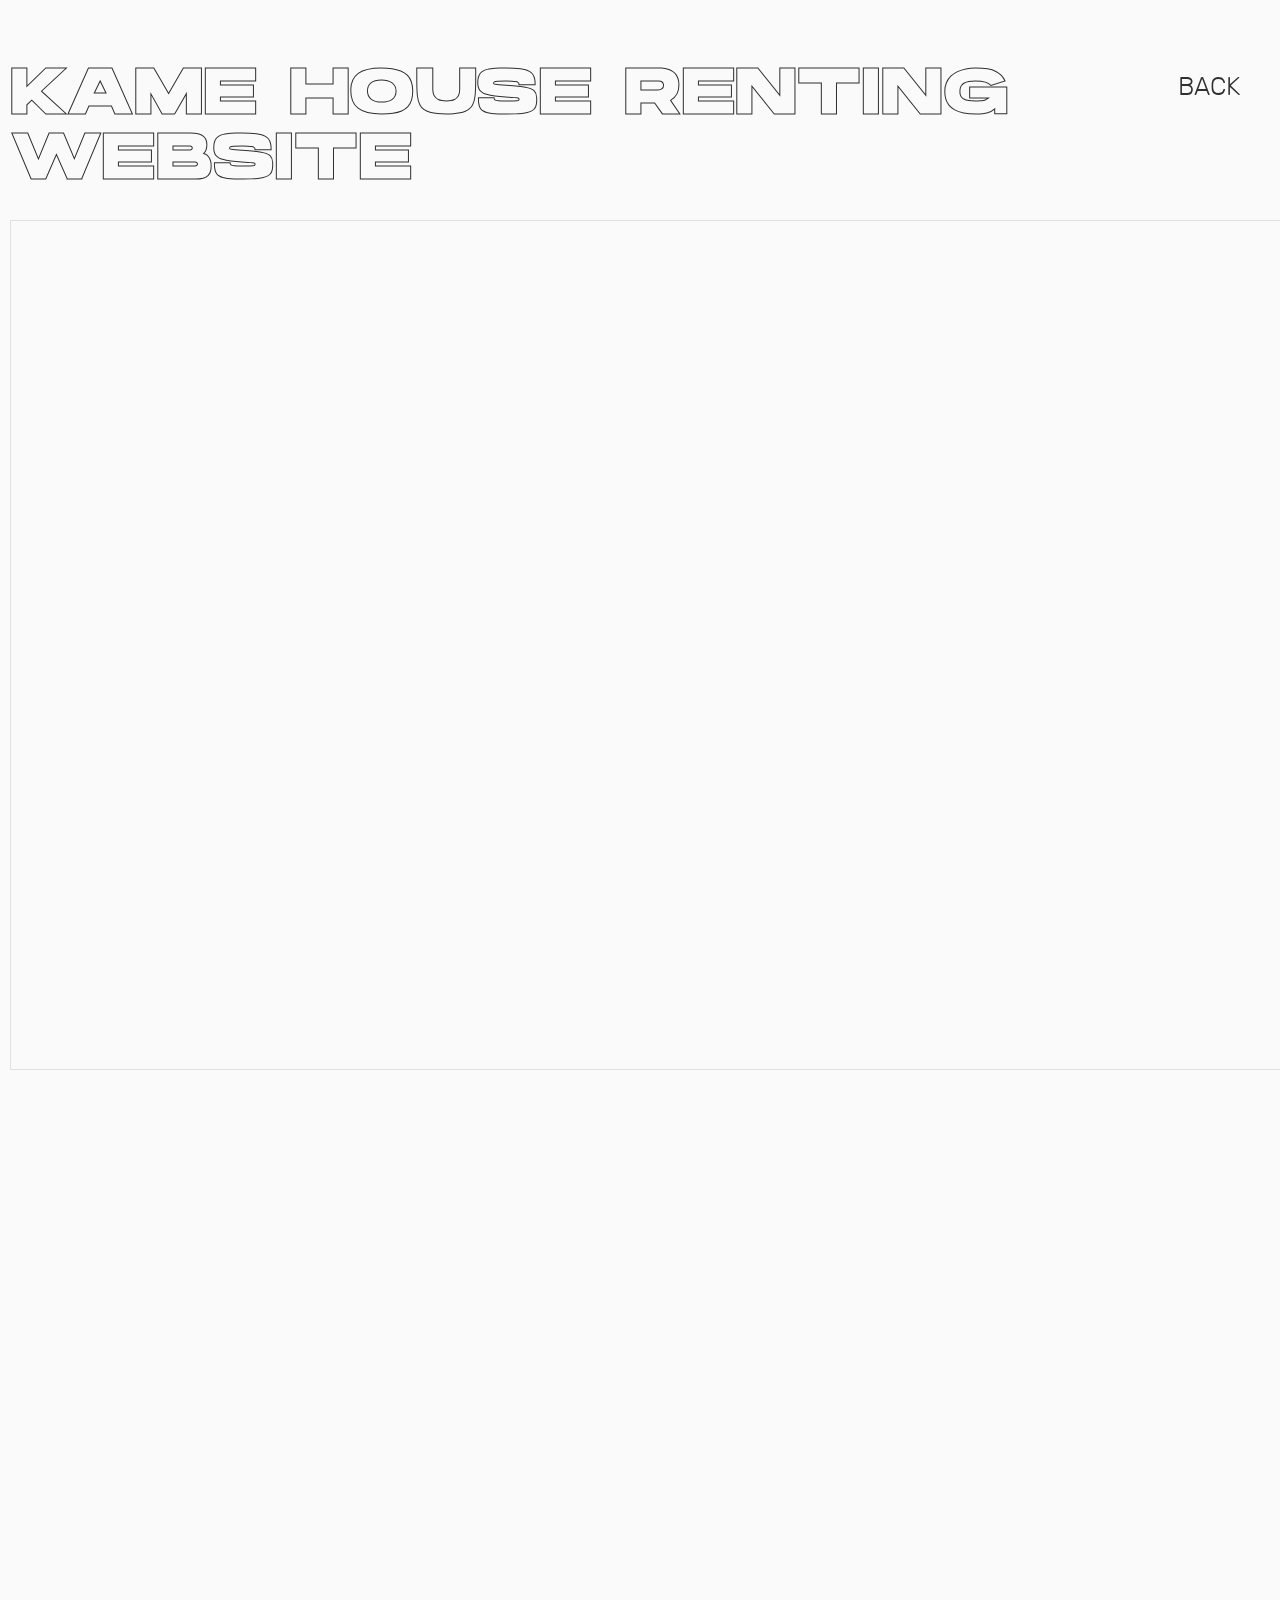
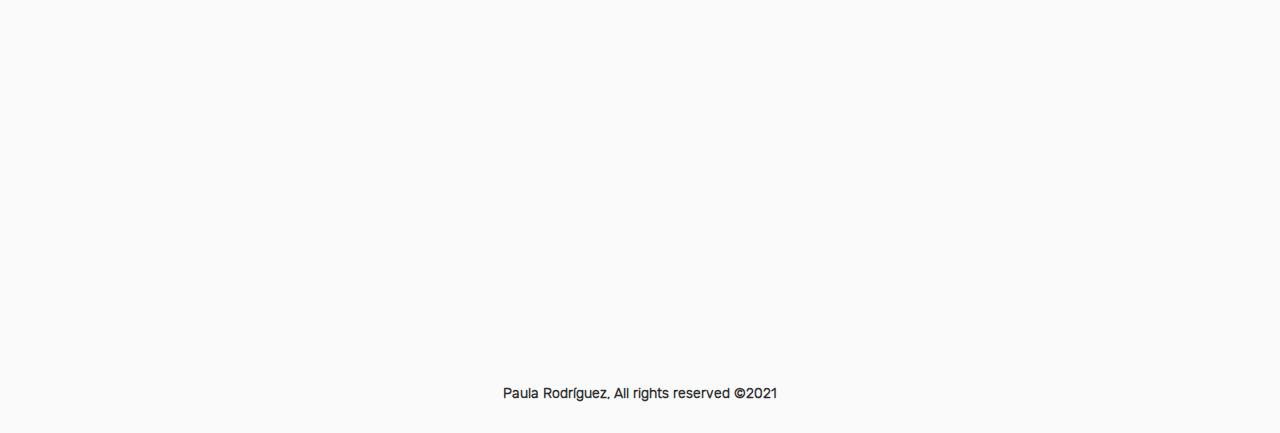
<file: projects/kamehouse.html>
<!doctype html>
<html lang="en">

    <head>

        <meta charset="utf-8">
        <meta name="author" content="Paula Rodriguez Ocaña">
        <meta name="description" content="UX Designer with a background in Literature, Web Content Management and e-learning. Curious, creative and analytical.">
        <meta name="keywords" content="portfolio, projects, design">
        <meta name="robots" content="index" />
        <meta name="viewport" content="width=device-width, initial-scale=1.0">

        <title>Paula Rodríguez - Kame House Renting Website</title>

<!-- CSS propio-->
        <link href="../assets/css/styles.css" rel="stylesheet"/>

        <link rel="icon" href="../assets/imgs/favicon_lion.ico"/>

    </head>

    <body>


        <header id="header" class="header_projects">
            <div class="wrapper">
                <div class="subtitle__location_projects">
                    <a href="../index.html" class="subtitle_location_text_projects">
                        Back
                    </a>
                </div>
            </div>
        </header>

        <main>

<!--Barra progreso-->            
        <div class="progreso"></div>
<!--Title-->

    <div class="wrapper">
        <h2 class="stroke">
            Kame House Renting Website<br/>
        </h2>
    </div>

<!--Slider!-->
<section class="wrapper">
    <iframe style="border: 1px solid rgba(0, 0, 0, 0.1);" width="1440" height="850" src="https://www.figma.com/embed?embed_host=share&url=https%3A%2F%2Fwww.figma.com%2Fproto%2F7luDMxQBamN21ceC4SAeZk%2FKame-House_Design-CS_2021_Paula-Rodr%C3%ADguez%3Fpage-id%3D2%253A2%26node-id%3D19%253A480%26viewport%3D-443%252C594%252C0.16272206604480743%26scaling%3Dmin-zoom%26starting-point-node-id%3D19%253A480" allowfullscreen></iframe>
</section>

<!--Datos-->
<section class="data" data-aos="fade-up" data-aos-duration="1500">
    <div class="wrapper">
        <div class="row overview"> 
            <div class="column__projects">
                <h4>year</h4>
                <p class="p__projects invert">2021</p> 

                <h4>main objectives</h4>
                <ul>
                    <li class="p__projects invert">- Create a landing page with a clean design</li>
                    <li class="p__projects invert">- Design a user-friendly layout with a simple user flow</li>
                    <li class="p__projects invert">- Prototype a mobile first design for both mobile and desktop</li>
                </ul>
            </div>

            <div class="column__projects">
                <h4>overview</h4>
                <p class="p__projects invert">
                <strong>The Kame House Rental Website</strong> is a project I did to create a template 
                for rental websites and applications. The prototype has some restrictions, but it can be easily navigated.
                <br>
                Down below you will also find the prototype for mobile.</p>    
                
                <h4>tools</h4>
                <p class="p__projects invert">Figma, Miro, Airtable, Adobe Suite</p>
            </div>
        </div>
    </div>
</section>

<!--Row 1-->
<section class="row__projects" data-aos="fade-up" data-aos-duration="1500">
    <div class="wrapper">
        <div class="row"> 
            <div class="column__projects">
                <div class="button-container">
                    <a href="https://www.figma.com/proto/7luDMxQBamN21ceC4SAeZk/Kame-House_Design-CS_2021_Paula-Rodríguez?page-id=19%3A7004&node-id=19%3A8700&viewport=-1466%2C913%2C0.47622913122177124&scaling=scale-down&starting-point-node-id=19%3A8700&show-proto-sidebar=1" target="_blank" rel="noopener noreferrer">
                        <div class="button">See mobile prototype</div>
                    </a>
                </div> 
            </div>
            <div class="column__projects">
                <div class="button-container">
                    <a href="https://www.figma.com/proto/7luDMxQBamN21ceC4SAeZk/Kame-House_Design-CS_2021_Paula-Rodríguez?page-id=2%3A2&node-id=19%3A480&scaling=min-zoom" target="_blank" rel="noopener noreferrer">
                        <div class="button">See desktop prototype</div>
                    </a>
                </div>                                                
            </div>
        </div>
    </div>
</section>

<!--Thank you-->
<section class="end__projects" data-aos="fade-up" data-aos-duration="1500">
    <div class="wrapper">
        <p class="thankyou">Thank you!</p>
    </div>
</section>

        </main>
        <footer class="footer__projects">
            Paula Rodríguez, All rights reserved ©2021
        </footer>

        <!-- Javascript-->
            <script src="https://unpkg.com/aos@2.3.1/dist/aos.js"></script>
            <script src="https://ajax.googleapis.com/ajax/libs/jquery/3.3.1/jquery.min.js"></script>
            <script src="../assets/js/app.js"></script>

    </body>

    <!-- CSS aos library-->

    <link href="https://unpkg.com/aos@2.3.1/dist/aos.css" rel="stylesheet">


</html>
</file>
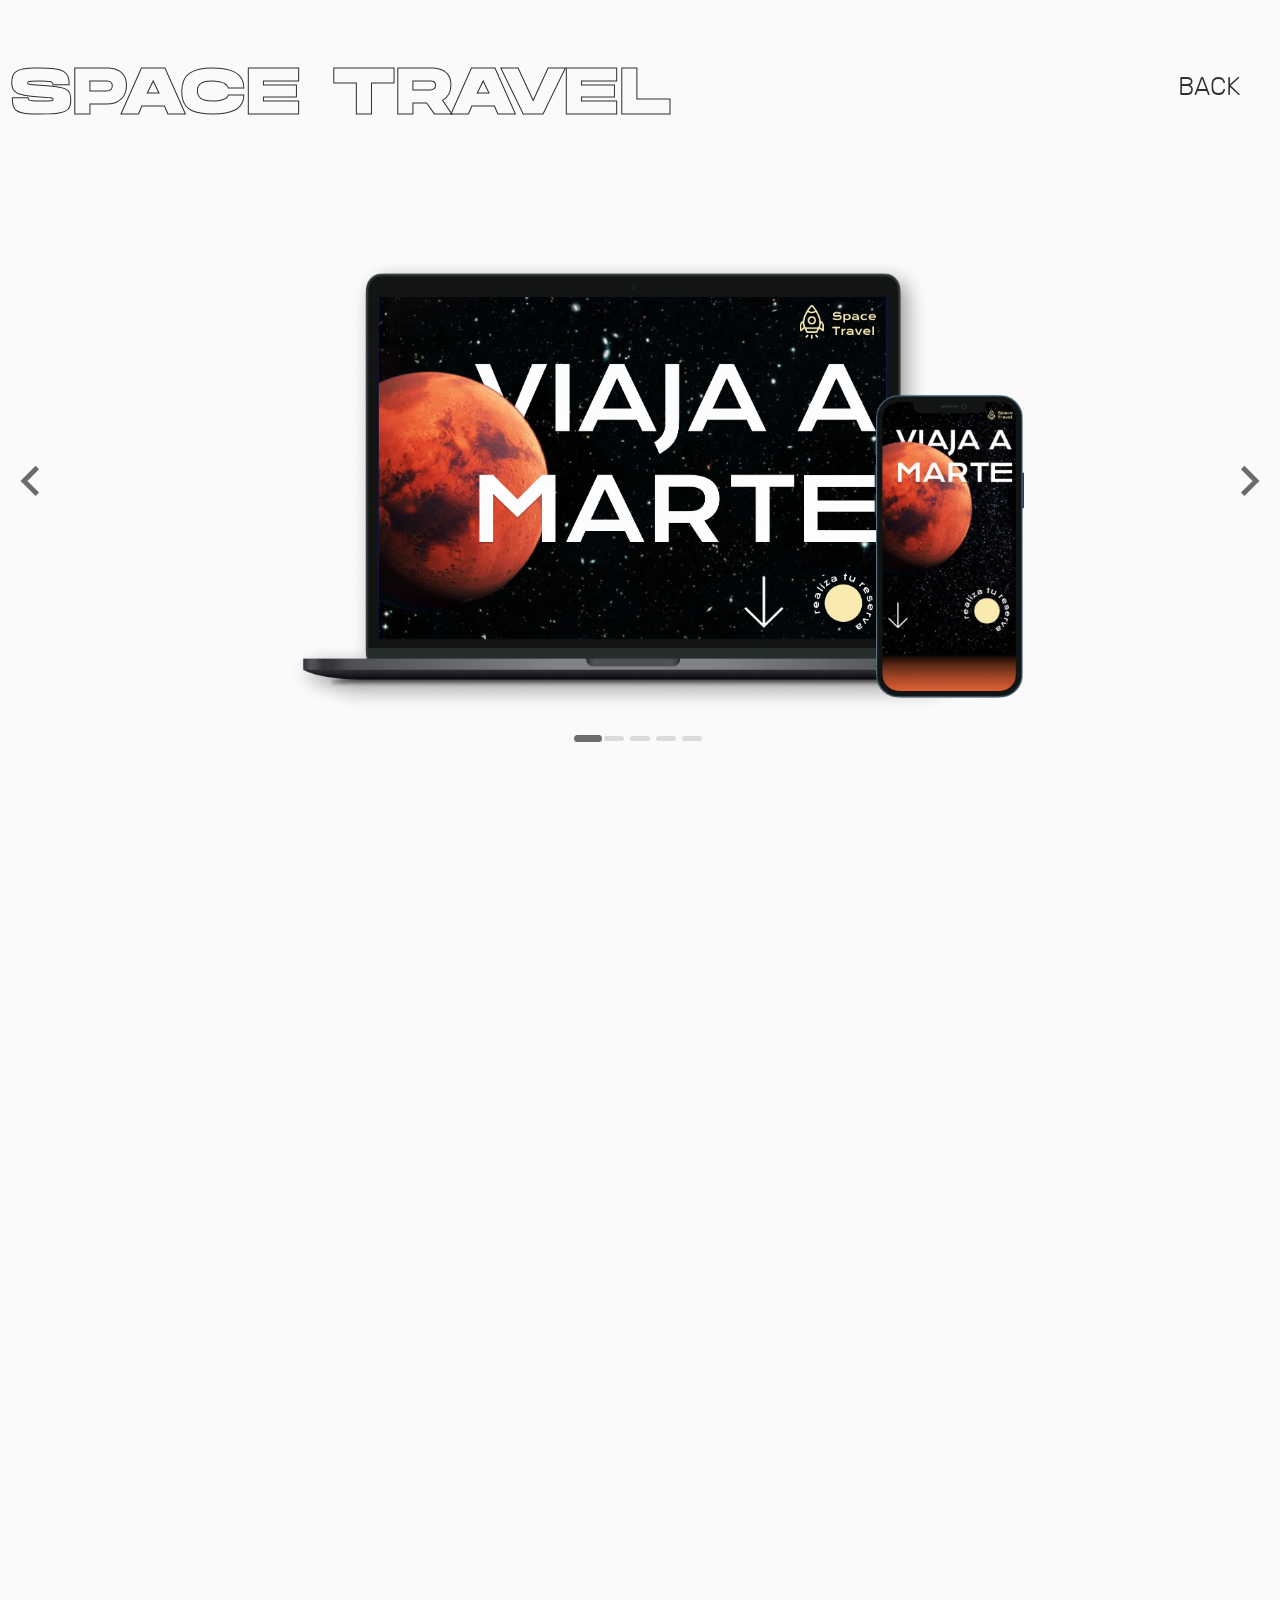
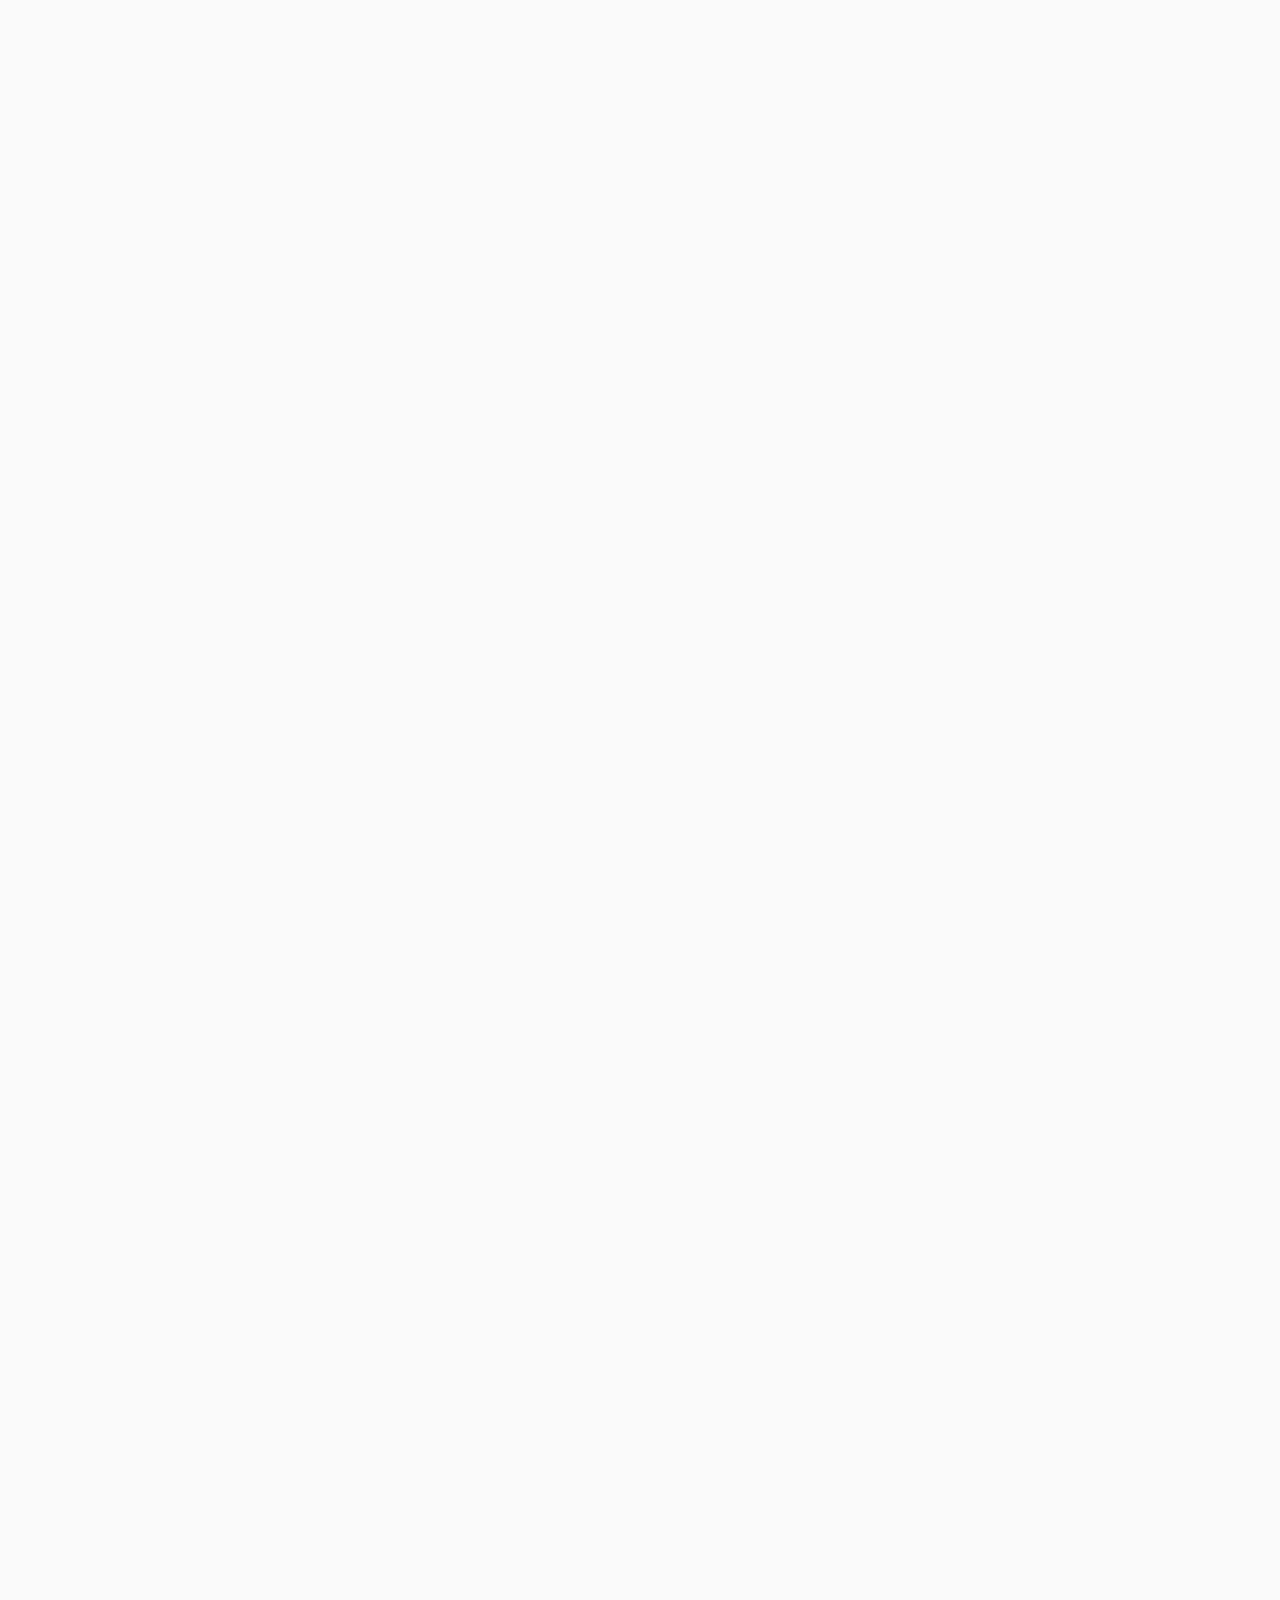
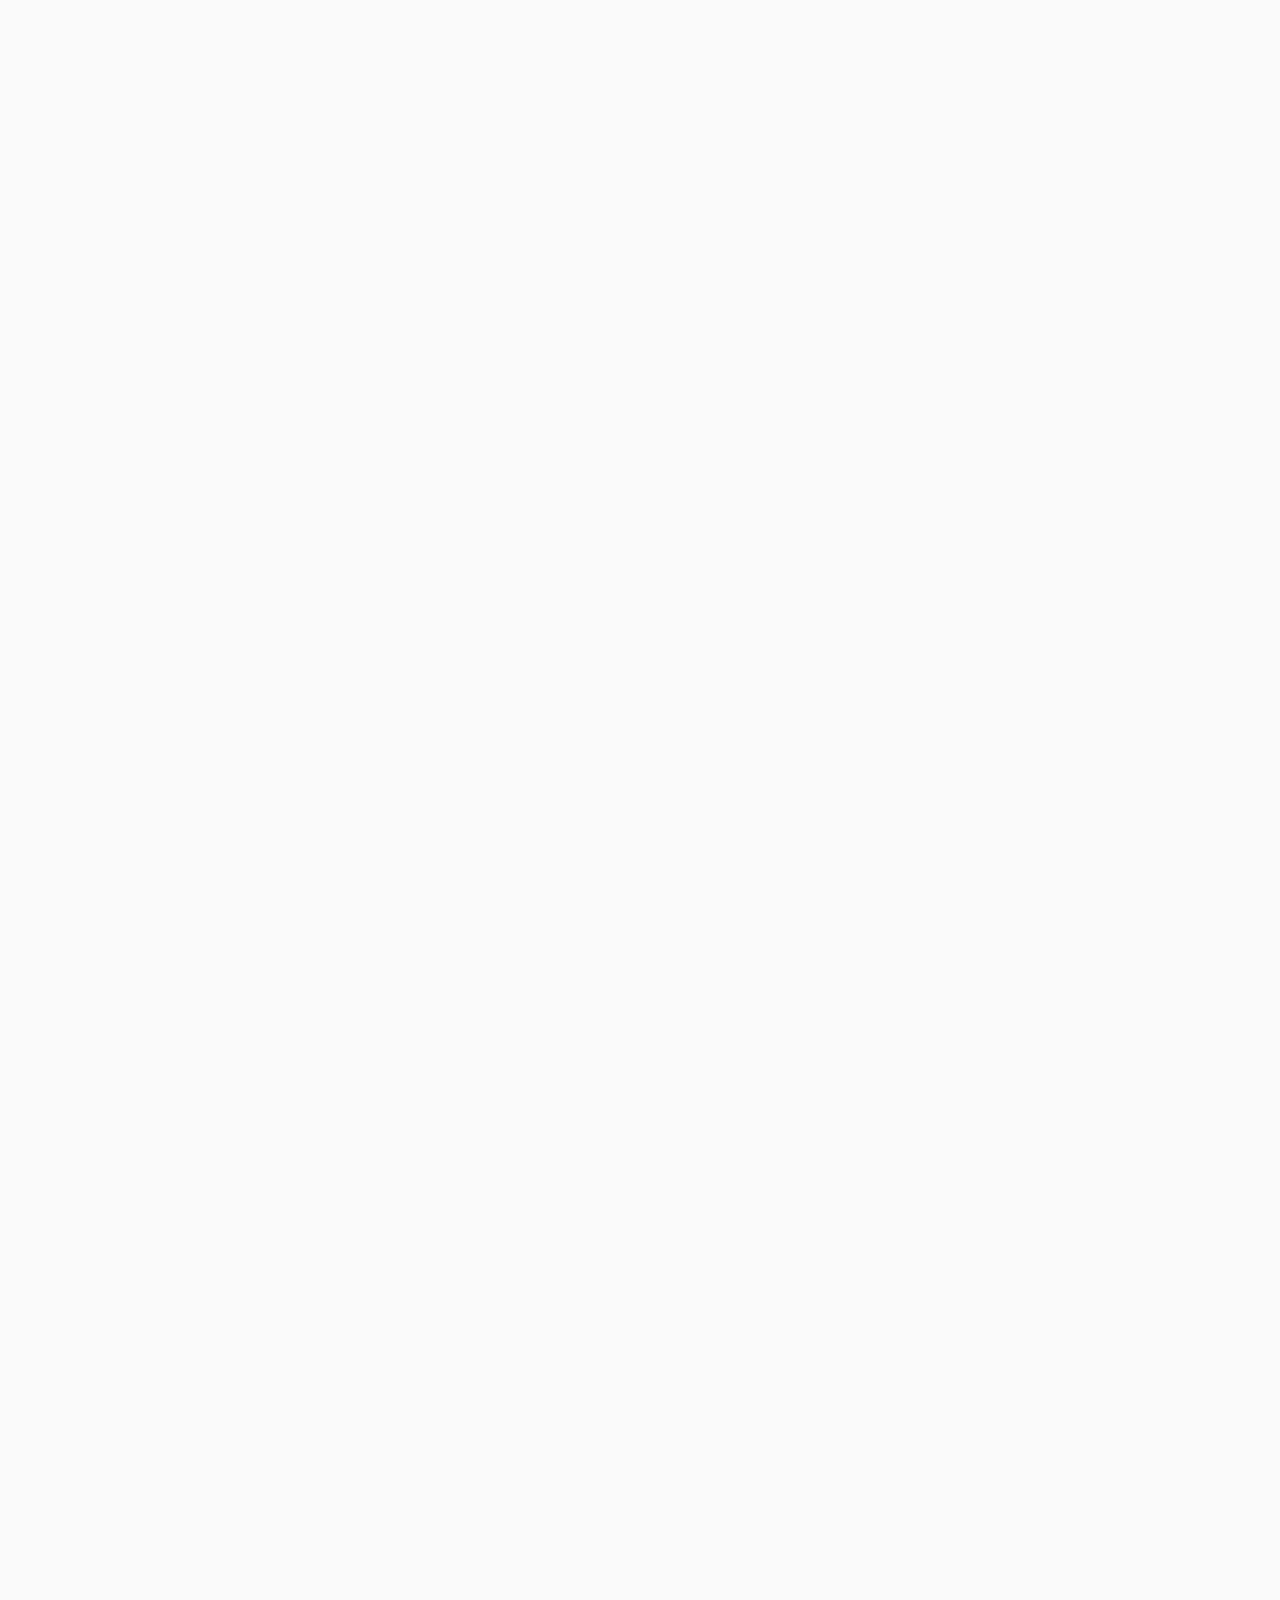
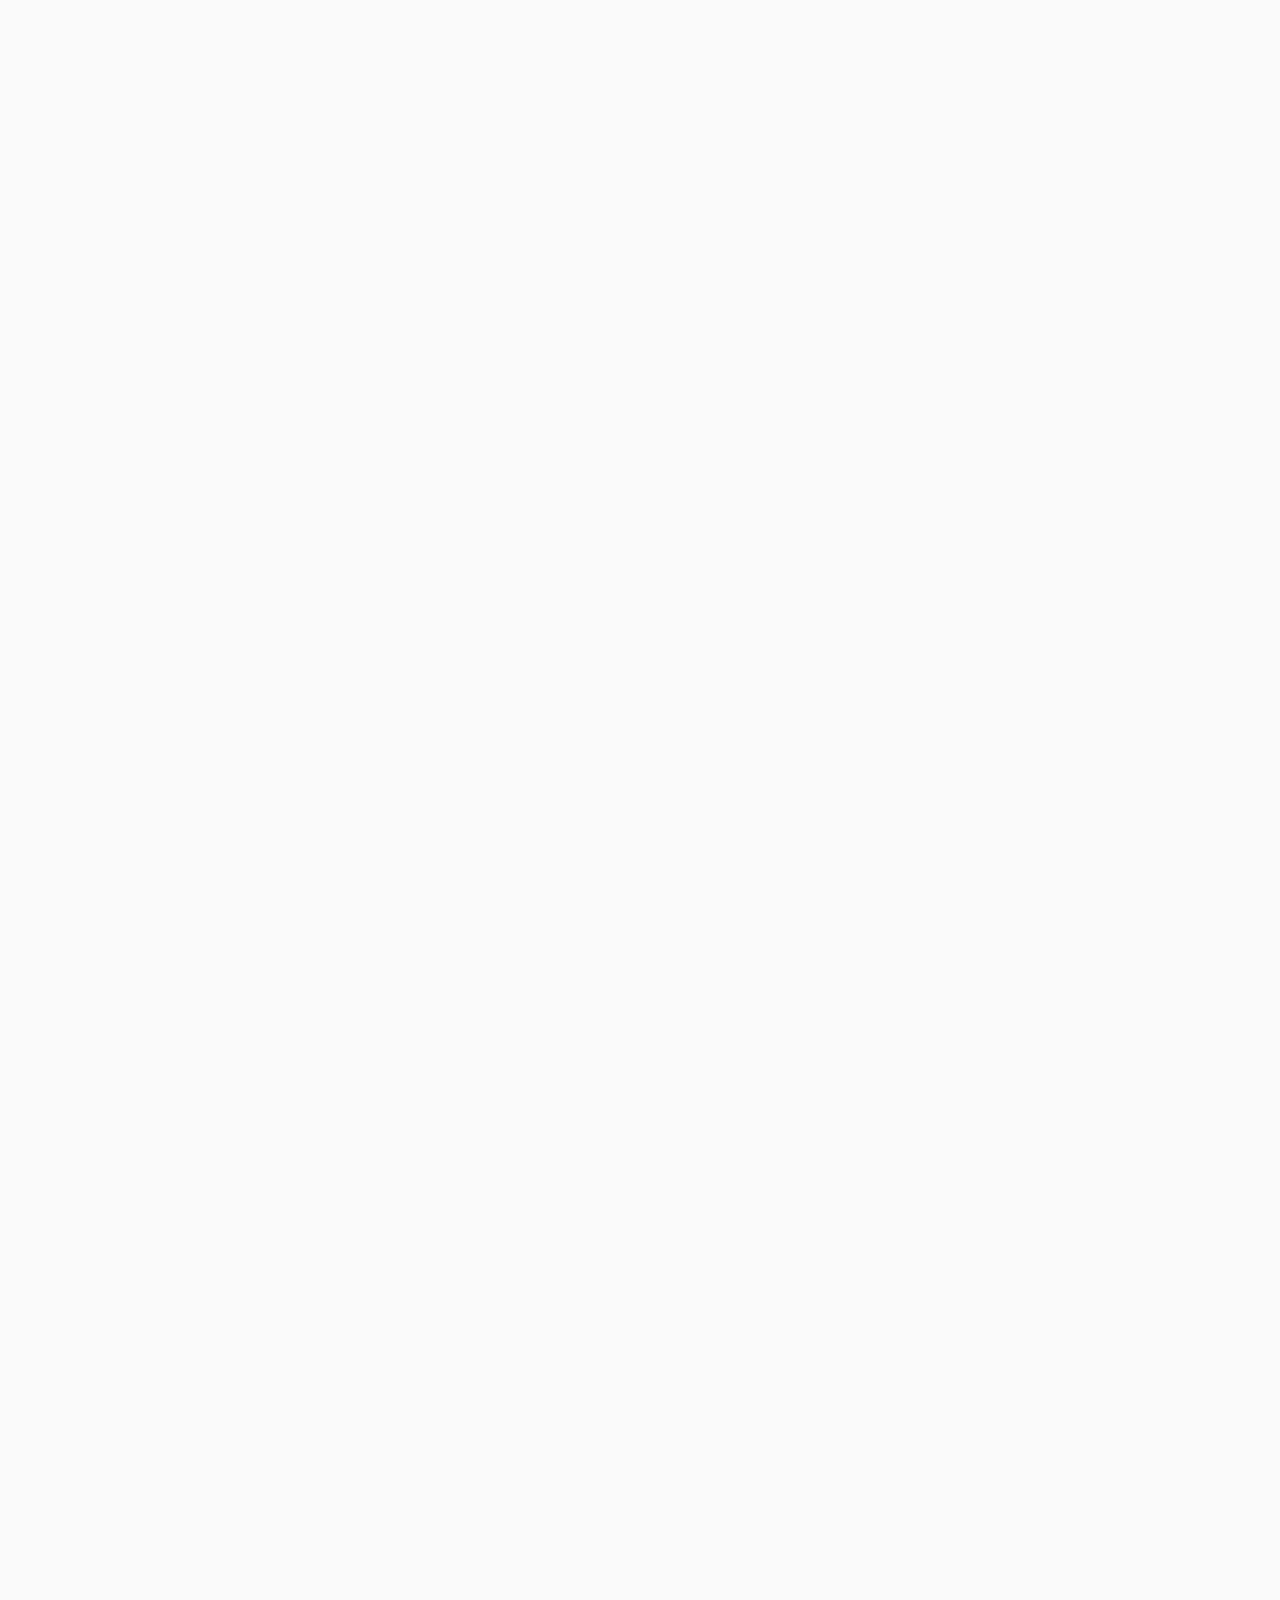
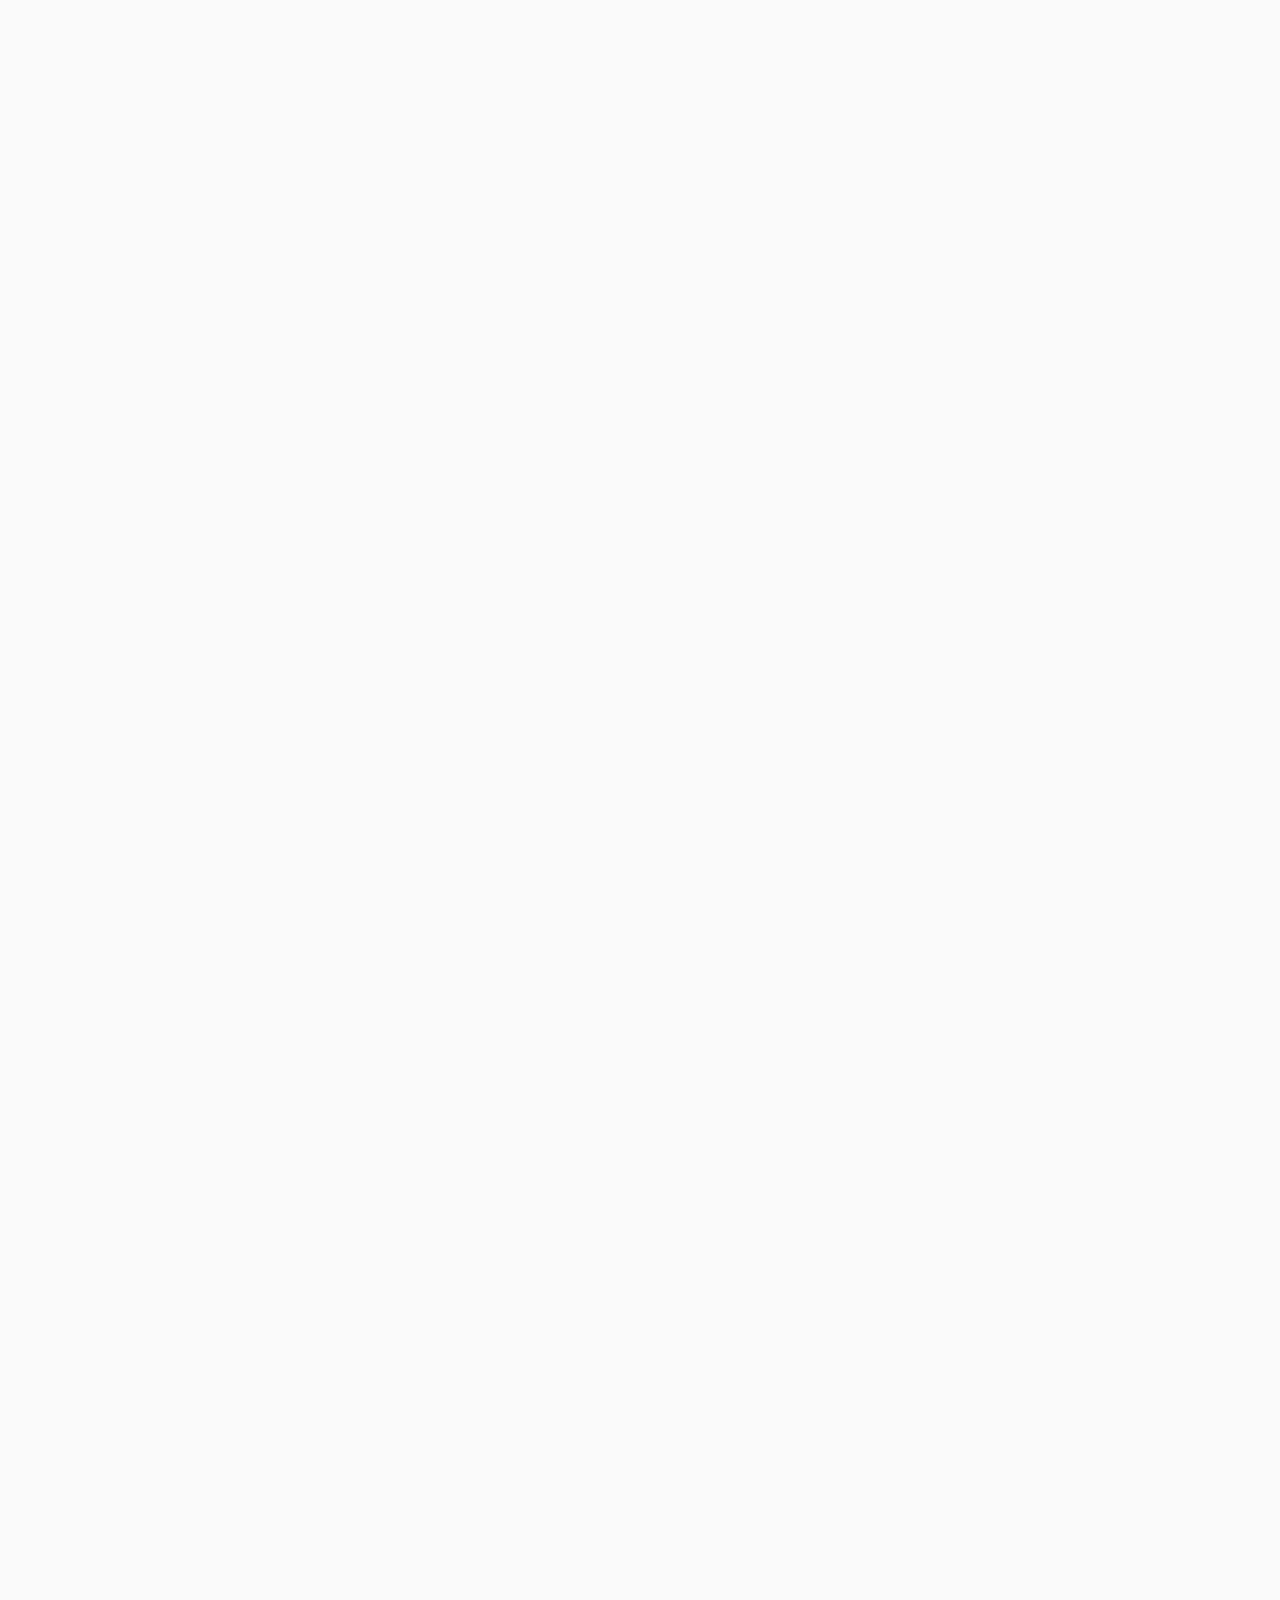
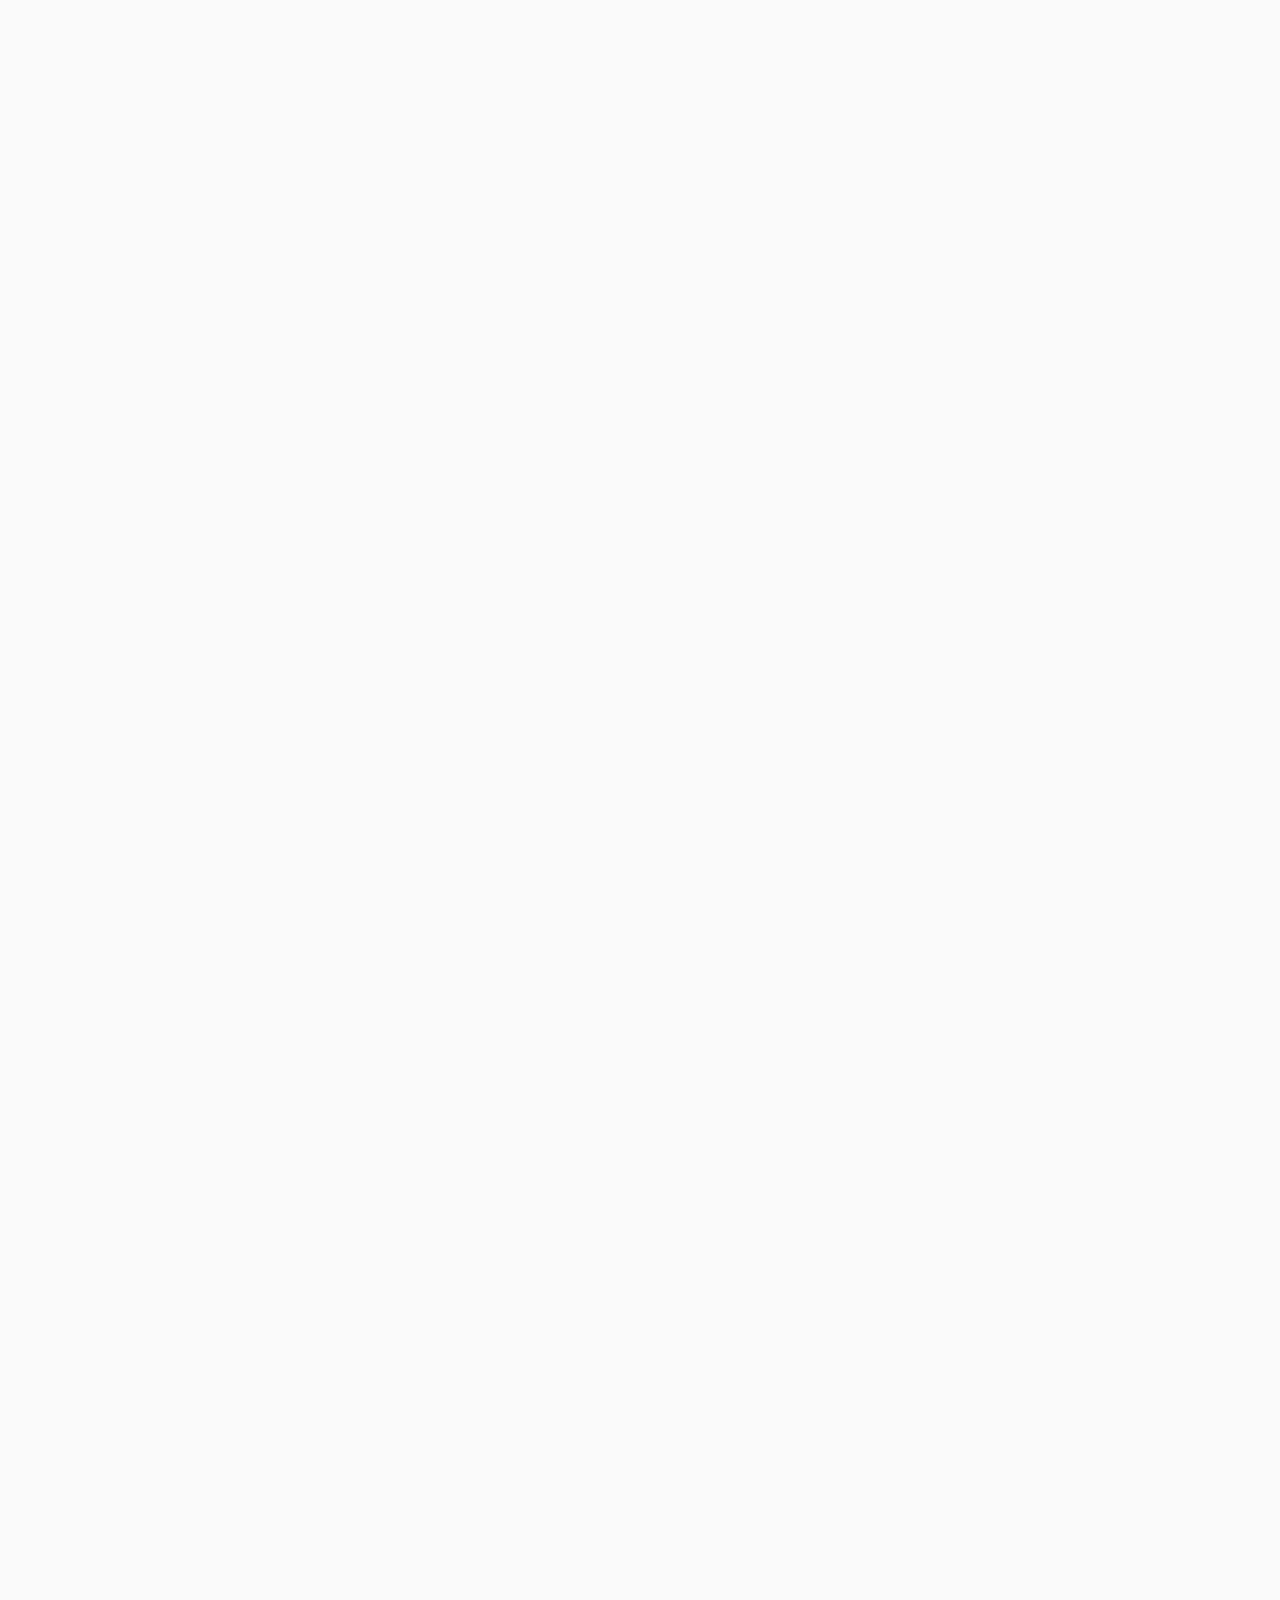
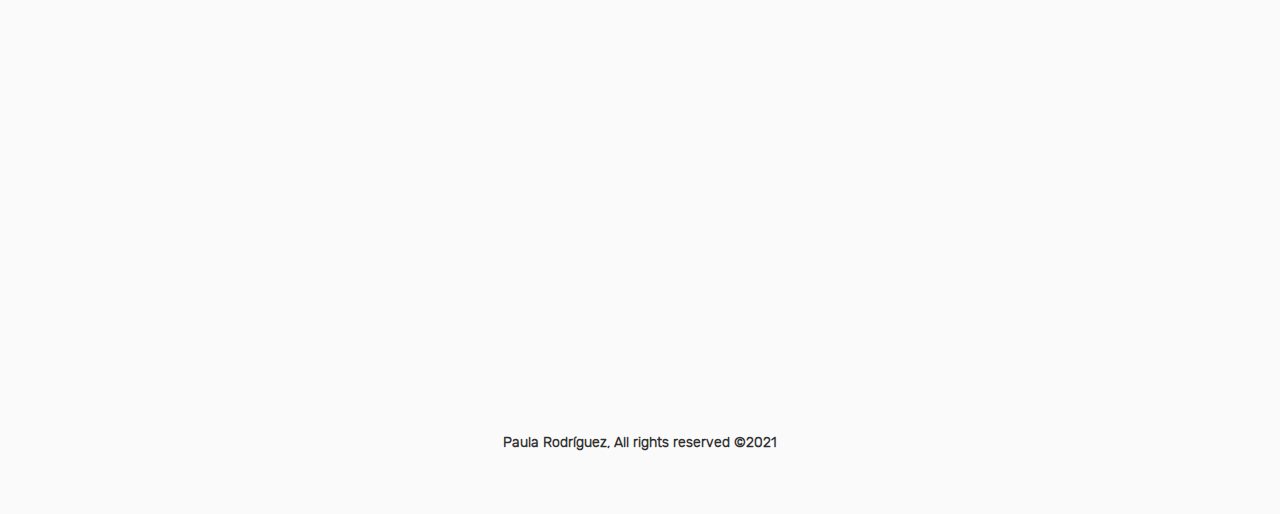
<file: projects/spacetravel copy.html>
<!doctype html>
<html lang="en">

    <head>

        <meta charset="utf-8">
        <meta name="author" content="Paula Rodriguez Ocaña">
        <meta name="description" content="UX Designer with a background in Literature, Web Content Management and e-learning. Curious, creative and analytical.">
        <meta name="keywords" content="portfolio, projects, design">
        <meta name="robots" content="index" />
        <meta name="viewport" content="width=device-width, initial-scale=1.0">

        <title>Paula Rodríguez - Space Travel Project</title>

<!-- CSS propio-->
        <link href="../assets/css/styles.css" rel="stylesheet"/>

        <link rel="icon" href="../assets/imgs/favicon_lion.ico"/>

    </head>

    <body>

<!--Title-->
        <header id="header" class="header_projects">
            <div class="wrapper">
                <div class="subtitle__location_projects">
                    <a href="../index.html" class="subtitle_location_text_projects">
                        Back
                    </a>
                </div>
            </div>
        </header>

        <main>

<!--Barra progreso-->            
    <div class="progreso"></div>

<!--Title-->

    <div class="wrapper">
        <h2 class="stroke">
            Space Travel
        </h2>
    </div>

<!--Slider!-->
            <section class="billboard__projects">
                        <div>
                            <div class="splide">
                                <div class="splide__track">
                                    <ul class="splide__list">
                                        
                                        <li class="splide__slide container"><img class="img__slider__projects" src="../assets/imgs/spacetravel/spacetravel1.webp" alt="Space Travel Mockup 1">
                                        </li>
                                        <li class="splide__slide container"><img class="img__slider__projects" src="../assets/imgs/spacetravel/spacetravel2.webp" alt="Space Travel Mockup 2">
                                        </li>
                                        <li class="splide__slide container"><img class="img__slider__projects" src="../assets/imgs/spacetravel/spacetravel3.webp" alt="Space Travel Mockup 3">
                                        </li>
                                        <li class="splide__slide container"><img class="img__slider__projects" src="../assets/imgs/spacetravel/spacetravel4.webp" alt="Space Travel Mockup 4">
                                        </li>
                                        <li class="splide__slide container"><img class="img__slider__projects" src="../assets/imgs/spacetravel/spacetravel5.webp" alt="Space Travel Mockup 5">
                                        </li>
                                    </ul>
                                </div>
                            </div>
                        </div>
            </section>


<!--Datos-->
            <section class="data" data-aos="fade-up" data-aos-duration="1000">
                <div class="wrapper">
                    <div class="row  overview"> 
                        <div class="column__projects">
                            <h4>overview</h4>
                            <p class="p__projects invert">
                                <strong>Space Travel</strong> is supposed to work as a landing page (for both mobile phone and desktop) 
                                for a fictional travel agency that specializes in luxury trips to Mars.
                                Texts were given to us and we were asked to do all the visual process, excluding the 
                                previous data recollection and UX study that would recquire a full project of its own. 
                                <br><br>
                                Since it was mostly finding an image and branding for the agency, the first steps in the Double Diamond Process 
                                were not carried (as shown in the schema below). 
                                 </p>    
                                                        
                                  
                        </div>

                        <div class="column__projects">
                            <!--
                            <h4>main objectives</h4>
                            <ul>
                                <li class="p__projects invert">- Create a landing page with a striking and memorable layout</li>
                                <li class="p__projects invert">- Spot and showcase a distinguishable style for the agency</li>
                                <li class="p__projects invert">- Prototype a mobile first design for both mobile and desktop</li>
                            </ul>-->
                            <h4>date</h4>
                                 <p class="p__projects invert">2020</p>
                            <h4>areas</h4>
                            <p class="p__projects invert">Wireframing, Sketching, Prototyping, Branding</p>
                        <h4>tools</h4>
                        <p class="p__projects invert">Figma, Miro, Adobe Suite, Airtable</p>                                            
                        </div>
                    </div>
                </div>
            </section>

            </section>


        <section class="row__projects" data-aos="fade-up" data-aos-duration="1000">
            <div class="column__projects__st">
            <h3>Value proposition</h3>
                </div>
            <section class="row__projects" data-aos="fade-up" data-aos-duration="1000">
                <div class="wrapper">
                        <div> 
                            <img class="img__projects__st" src="../assets/imgs/prueba4.png" alt="Space Travel Wireframing"/>   
                        </div>
                </div>
        </section>

        <section class="row__projects" data-aos="fade-up" data-aos-duration="1000">
            <div class="column__projects__st">
            <h3>Process</h3>
                </div>
                <div class="wrapper">
                        <div> 
                            <img class="img__projects__st" src="../assets/imgs/prueba.png" alt="Space Travel Wireframing"/>   
                        </div>
                </div>
        </section>
    



<!--Row 1-->
        <section class="row__projects" data-aos="fade-up" data-aos-duration="1000">
            <div class="wrapper">
                <div class="row space">
                    <div class="column__projects__st"> 
                        <h3>Wireframing</h3>                           
                        <p class="p__projects">
                            The goal for this was to create a landing page that serves as primary information 
                            for someone who wants to travel to Mars, and therefore had to be something vibrant and eye-catching.
                            <br>
                            Since we were given the content and had to design the landing page based on this, 
                            the first step was to locate and structure the landing page into wireframes. 
                            I normally made them by hand and then project that into Miro, as it can be easily shared with others.
                            As this project did not need any interaction and it was very simple, I didn't need to create its wireframes digitally.
                        </p>

                        <img class="img__projects__st" src="../assets/imgs/spacetravel/spacetravel_wireframe.webp" alt="Space Travel Wireframing"/>   
                    </div>
                </div>
            </div>
        </section>
<!--Row 2-->
        <section class="row__projects" data-aos="fade-up" data-aos-duration="1000">
            <div class="wrapper">
                <div class="row space"> 
                    <div class="column__projects__st">
                        <h3>Moodboard</h3>  
                        <p class="p__projects">
                            Next, I started to search for inspiration that could help me set the mood. Since this was space-related, I searched
                            for cyberpunk films, dystopian scenarios, neo noir aesthetics and art from Moebius. 
                            Although the final product didn't quite reach this futuristic aesthetic, it held resemblance with some films that 
                            I researched (mostly Blade Runner and Ad Astra).<br> <br>
                            Here is a photo of a small part of my moodboard.
                        </p>    
                        <img class="img__projects__st" src="../assets/imgs/spacetravel/spacetravel_moodboard.png" alt="Space Travel Moodboard"/>                          
                                            
                    </div>
                </div>
            </div>
        </section>
<!--Row 3--> 
        <section class="row__projects" data-aos="fade-up" data-aos-duration="1000">
            <div class="wrapper">
                <div class="row space"> 
                    <div class="column__projects__st">
                        <h3>Typography</h3>  
                        <p class="p__projects">
                            Once I knew what I wanted, I started to play with the colors and fonts to set the typography, typescale and palette.
                            Belowe you'll find some tests that I did before deciding which typography I was going to use.
                            <br>
                            Since Space Travel is supposed to be about some utopian space voyage agency, I started to look for two different fonts
                            (one for the titles and one for the body), which should preferably be two Sans Serif.
                            My idea was to pick a typography that looked futuristic and that is why the next selection are all very similar in its 
                            round but geometric shapes.
                        </p>    
                        <img class="img__projects__st" src="../assets/imgs/spacetravel/spacetravel_typography.png" alt="Space Travel Typography"/>

                        <p class="p__projects">
                            The final choice was Krona One for the titles, which was inspired by hand lettering on early 20th century Swedish posters,
                            and resembles this dystopian look that also appeared in my previous moodboard research.
                            <br>
                            For the body I used Exo, which is described as "trying to convey a technological/futuristic feeling while keeping an elegant design",
                            so it completely fits the look that I am going for.
                        </p>  

                        <img class="img__projects__st" src="../assets/imgs/spacetravel/spacetravel_typography_2.png" alt="Space Travel Typography"/>

                        <h3>Typescale</h3>  
                        <br>
                        <img class="img__projects__st" src="../assets/imgs/spacetravel/spacetravel_typescale.png" alt="Space Travel Typescale"/>                                               
                    </div>
                </div>
            </div>
        </section>
<!--Row 4-->
        <section class="row__projects" data-aos="fade-up" data-aos-duration="1000">
            <div class="wrapper">
                <div class="row space"> 
                    <div class="column__projects__st">
                        <h3>Palette</h3>  
                        <p class="p__projects">
                            As shown, I had different options for the color palette, which were mostly selected from the moodboard
                            but the one that convinced me the most was the one closest to our imaginery of Mars, 
                            and since it was a landing page, I wanted it to be easily distinguishable.
                        </p>
                        <img class="img__projects__st" src="../assets/imgs/spacetravel/spacetravel_palette.png" alt="Space Travel Palette"/>

                        <p class="p__projects">
                            I selected some orangish and yellowish tones that would be the base for the landing page, and these would
                            work together with the primary tones, which would be used primarly for the text and smaller details.
                        </p>
                        <img class="img__projects__st" src="../assets/imgs/spacetravel/spacetravel_palette_2.png" alt="Space Travel Color Test"/>

                        <p class="p__projects">
                            Here are some rejected colortests that I've done before deciding to go for a more classically associated tonalities.
                            These combination of colors are also based on the discarded palettes.
                        </p>
                        <img class="img__projects__st" src="../assets/imgs/spacetravel/spacetravel_colortest.png" alt="Space Travel Color Test"/>                           
                            
                    </div>
                </div>
            </div>
        </section>
<!--Row 4-->
        <section class="row__projects" data-aos="fade-up" data-aos-duration="1000">
            <div class="wrapper">
                <div class="row space"> 
                    <div class="column__projects__st">
                        <h3>Prototype</h3>  
                        <p class="p__projects">
                            The prototype (both in mobile and desktop) has been done in Figma, and since it didn't have any interactions, it can be easily scrolled.
                            The final result, I believe, turned out to be similar to what I initially planned. This was my first contact
                            and approach to UI design, and although it does not have any complex userflow, it helped me understand the basics
                            of wireframing and prototyping.

                            The result for the mobile version can be seen below, so give it a try!
                        </p>                           
                    </div>
                </div>
            </div>
        </section>

<!--Thank you-->
        <section class="end__projects" data-aos="fade-up" data-aos-duration="1000">
            <div class="wrapper">
                <iframe class="hidden" style="border: 0px solid rgba(0, 0, 0, 0.1);" 
                        width="600" height="950" src="https://www.figma.com/embed?embed_host=share&url=https%3A%2F%2Fwww.figma.com%2Fproto%2FcAk69RBieYbGIP2MIFidl7%2FSpace-Travel-Web-Prototype%3Fpage-id%3D0%253A1%26node-id%3D0%253A8%26viewport%3D706%252C643%252C0.130547896027565%26scaling%3Dmin-zoom" 
                        allowfullscreen></iframe>

                        <div class="button-container hidden__desktop">
                            <a href="https://www.figma.com/proto/cAk69RBieYbGIP2MIFidl7/Space-Travel-Web-Prototype?page-id=0%3A1&node-id=0%3A8&viewport=706%2C643%2C0.130547896027565&scaling=min-zoom" target="_blank" rel="noopener noreferrer">
                                <div class="button">See mobile prototype</div>
                            </a>
                        </div>   
                <p class="thankyou">Thank you!</p>
                
            </div>

            <div id="arrowbottom" class="arrow__bottom__projects">
                <svg xmlns="http://www.w3.org/2000/svg" viewBox="0 0 512 512">
                    <path d="M248.5 3.1l-160 160c-4.2 4.2-4.2 10.9 0 15.1s10.9 
                    4.2 15.1 0L245.4 36.4v464.9c-.1 5.9 4.7 10.7 10.6 10.7s10.7-4.8 
                    10.7-10.7V36.4l141.8 141.8c4.2 4.2 10.9 4.2 15.1 0 2.1-2.1 3.1-4.8 
                    3.1-7.5s-1-5.5-3.1-7.5l-160-160c-4.2-4.2-11-4.2-15.1-.1z" fill="#303030"/></svg>
            </div>
        </section>

        </main>
        <footer class="footer__projects">
            Paula Rodríguez, All rights reserved ©2021
        </footer>

        <!-- Javascript-->
            <!-- slider de projects-->
            <script src="../assets/js/splide-2.4.21/dist/js/splide.min.js"></script>
            <script src="https://unpkg.com/aos@2.3.1/dist/aos.js"></script>
            <script src="https://ajax.googleapis.com/ajax/libs/jquery/3.3.1/jquery.min.js"></script>
            <script src="../assets/js/app.js"></script>

    </body>

    <!-- CSS slider / aos library-->
    <link rel="stylesheet" href="../assets/js/splide-2.4.21/dist/css/splide.min.css">
    <link rel="stylesheet" href="../assets/js/splide-2.4.21/dist/css/themes/splide-sea-green.min.css">
    <link href="https://unpkg.com/aos@2.3.1/dist/aos.css" rel="stylesheet">

</html>
</file>
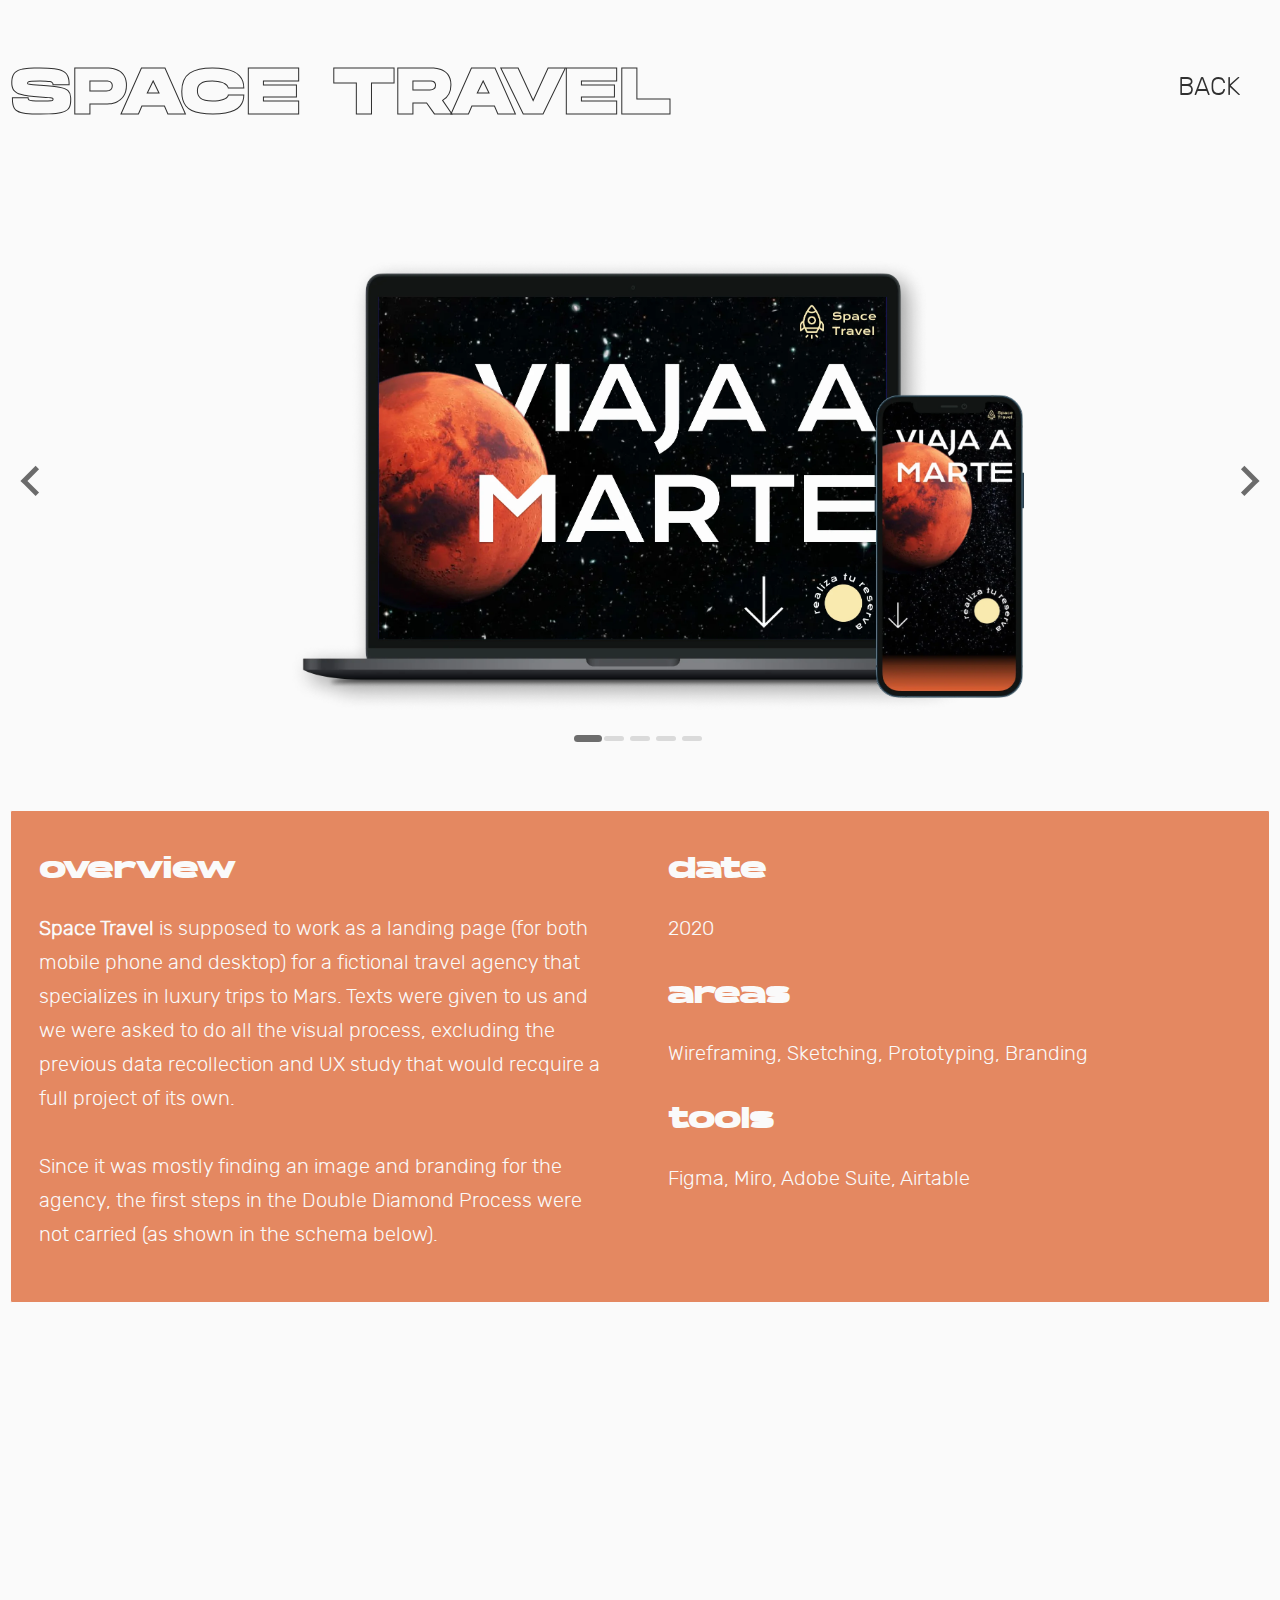
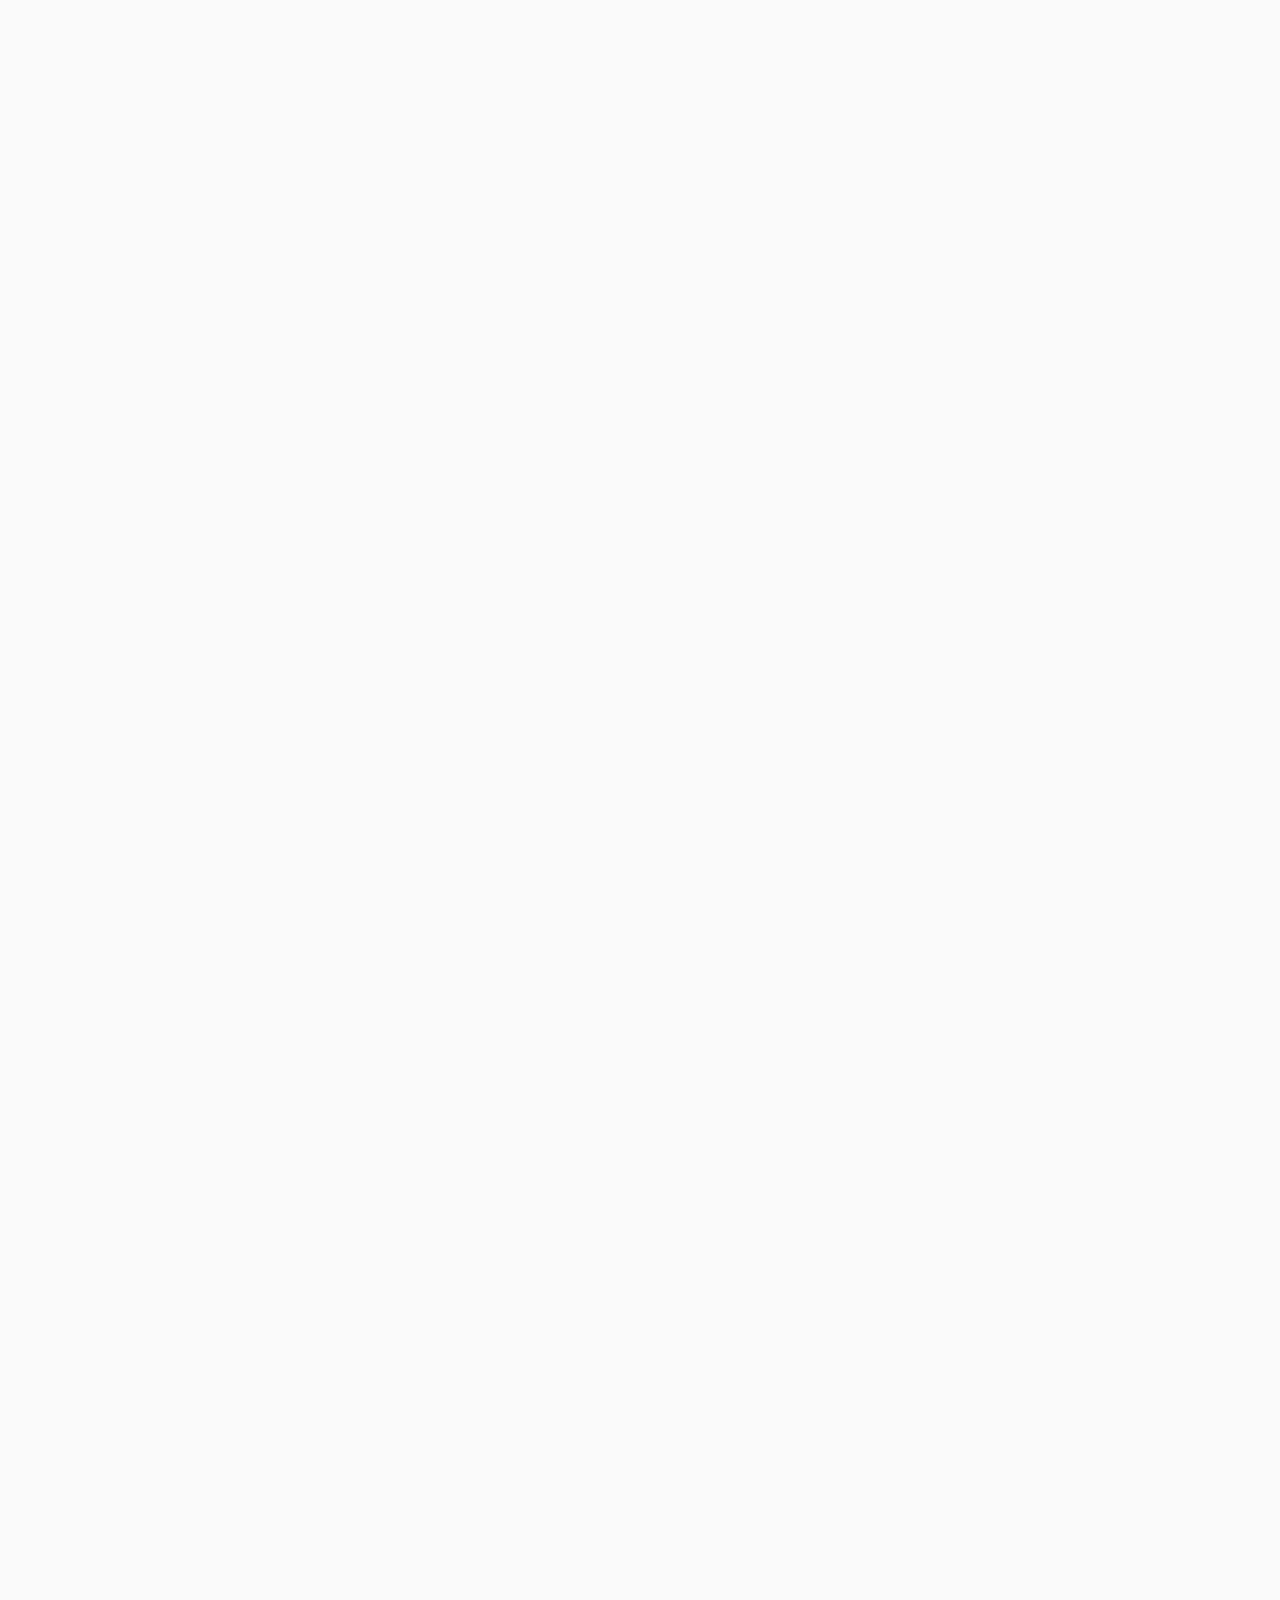
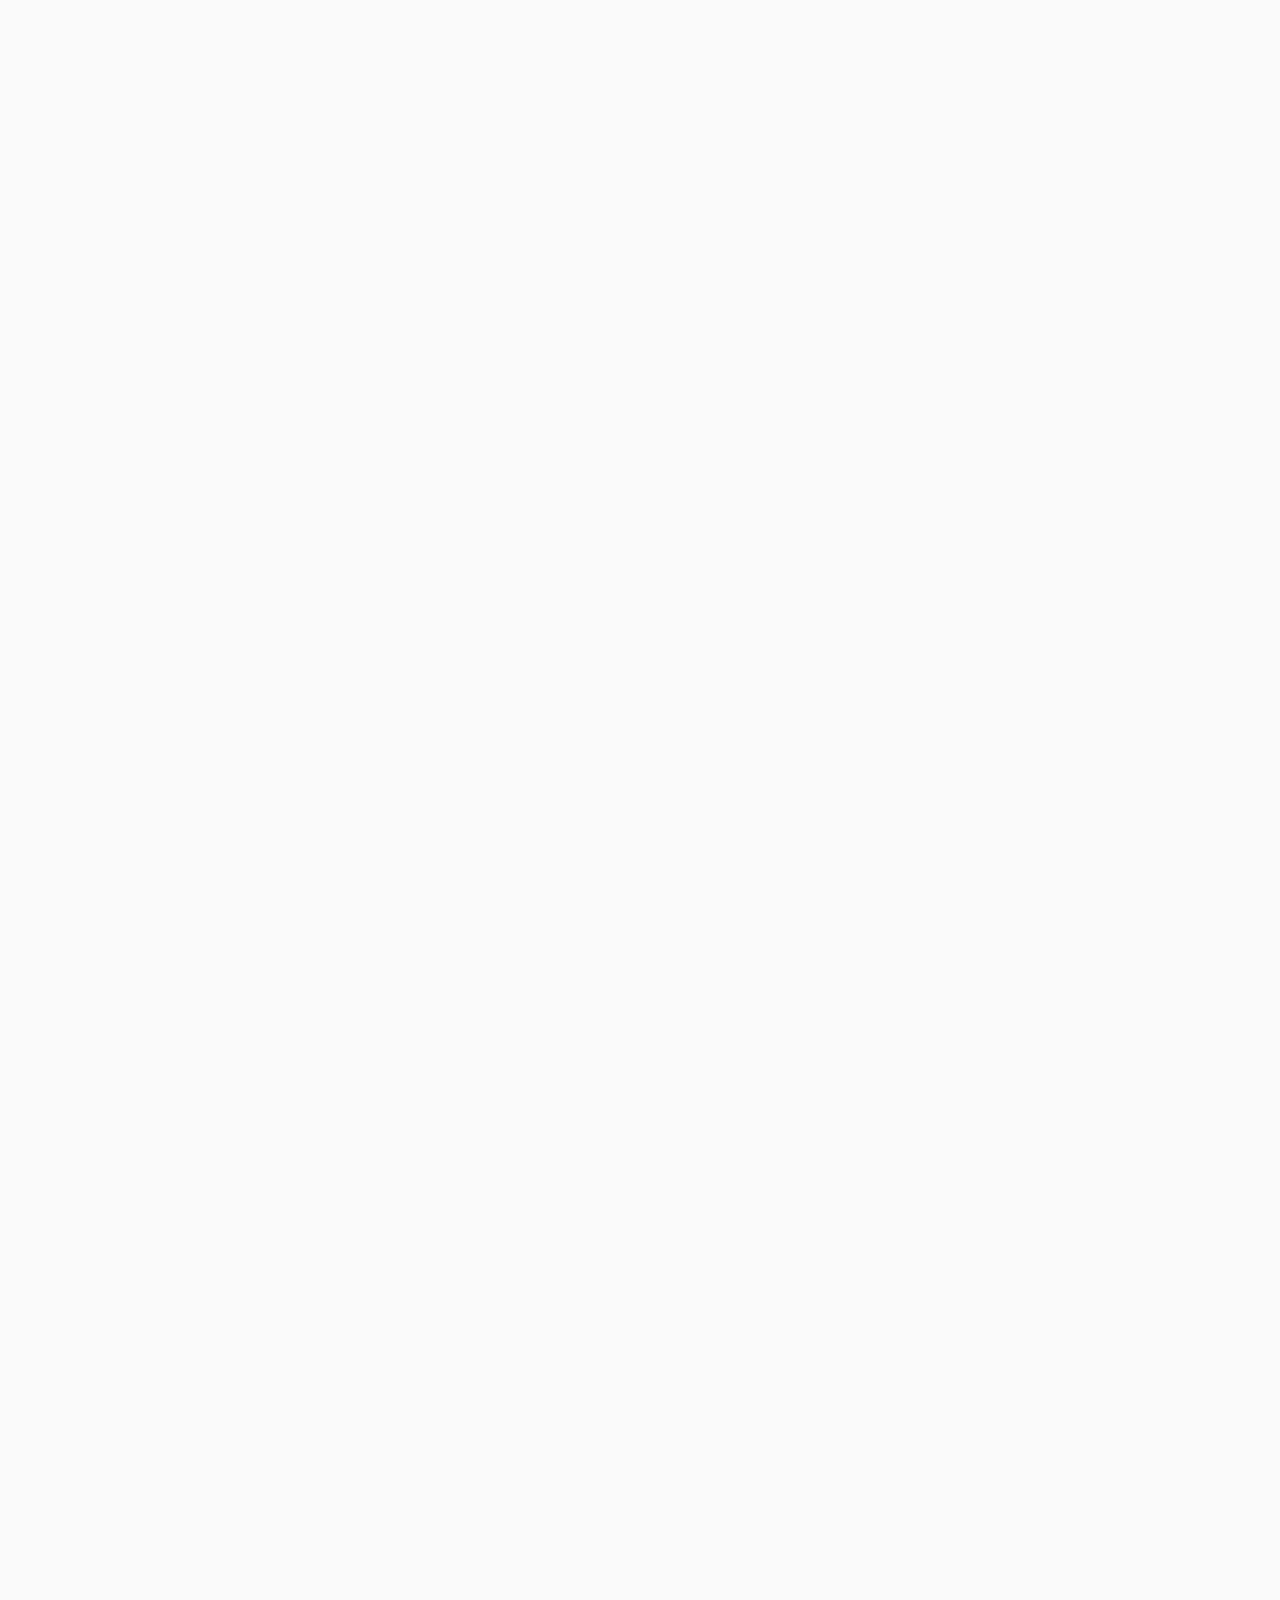
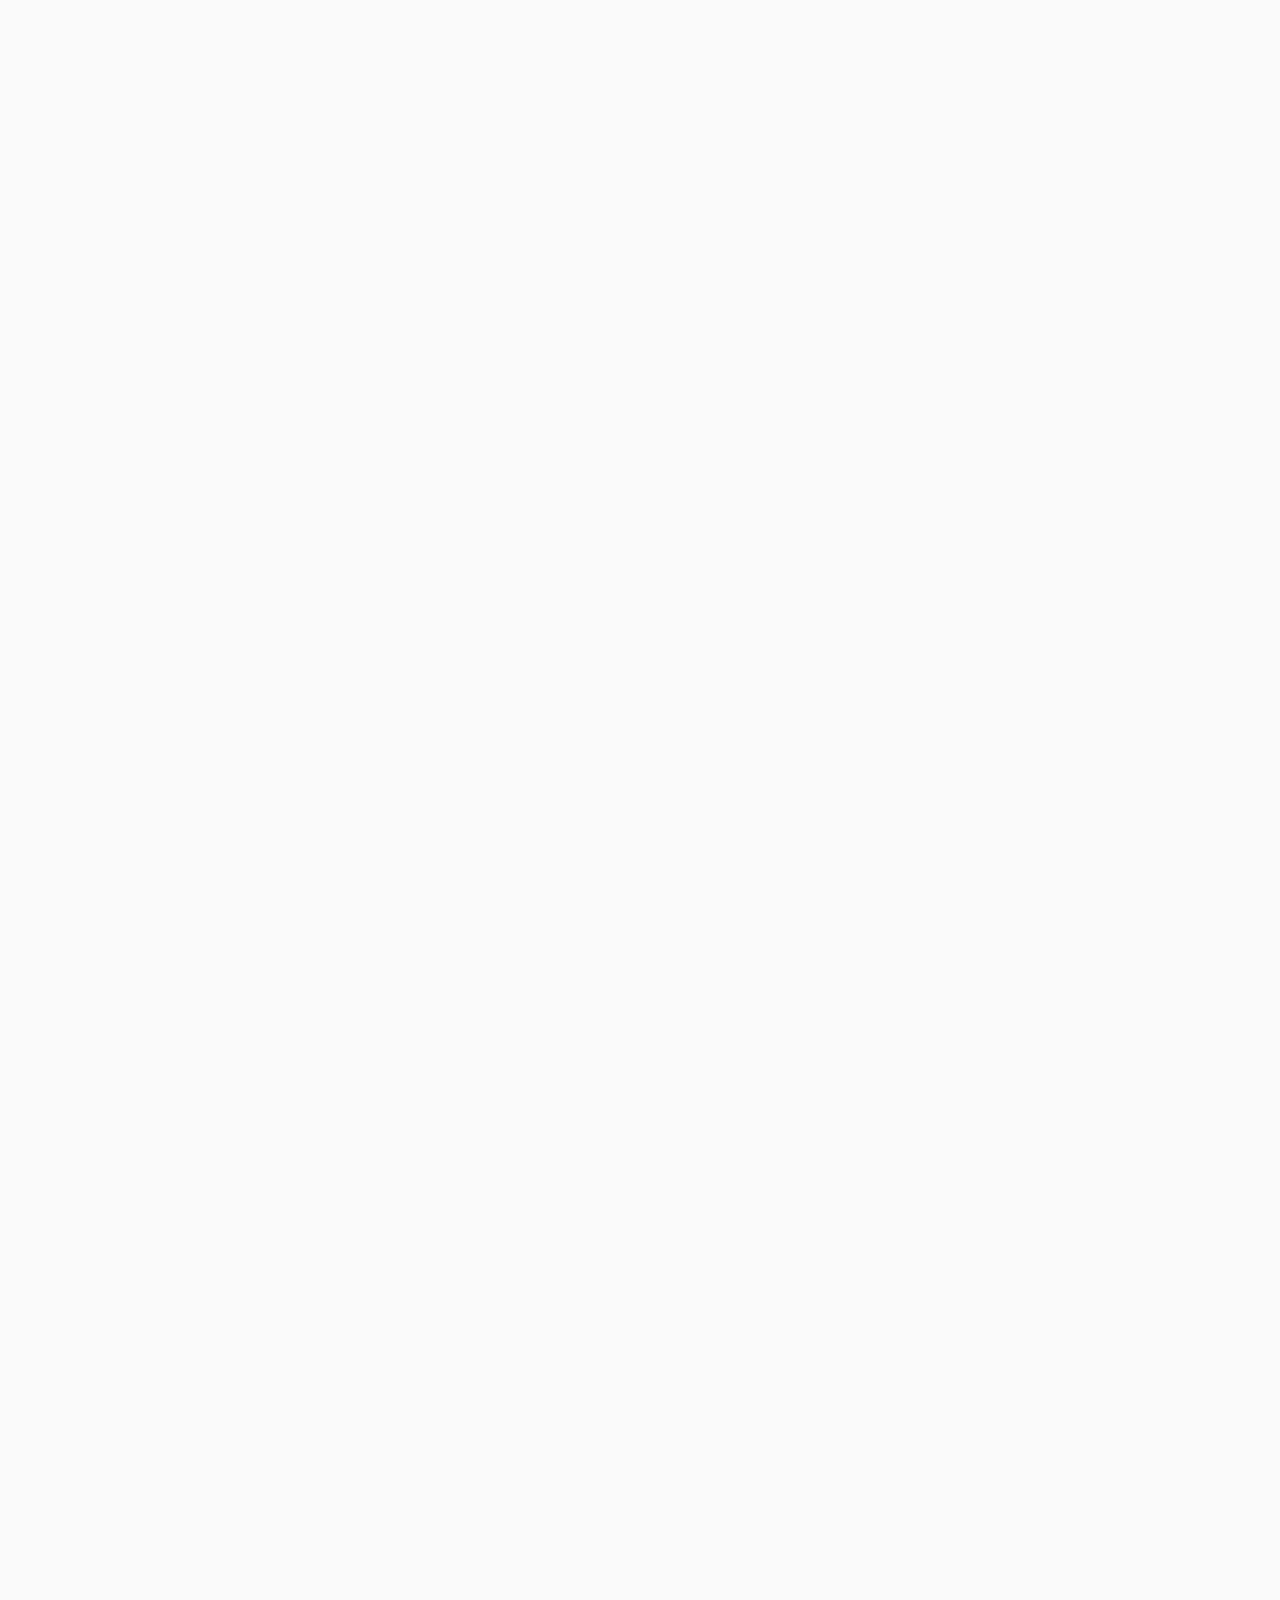
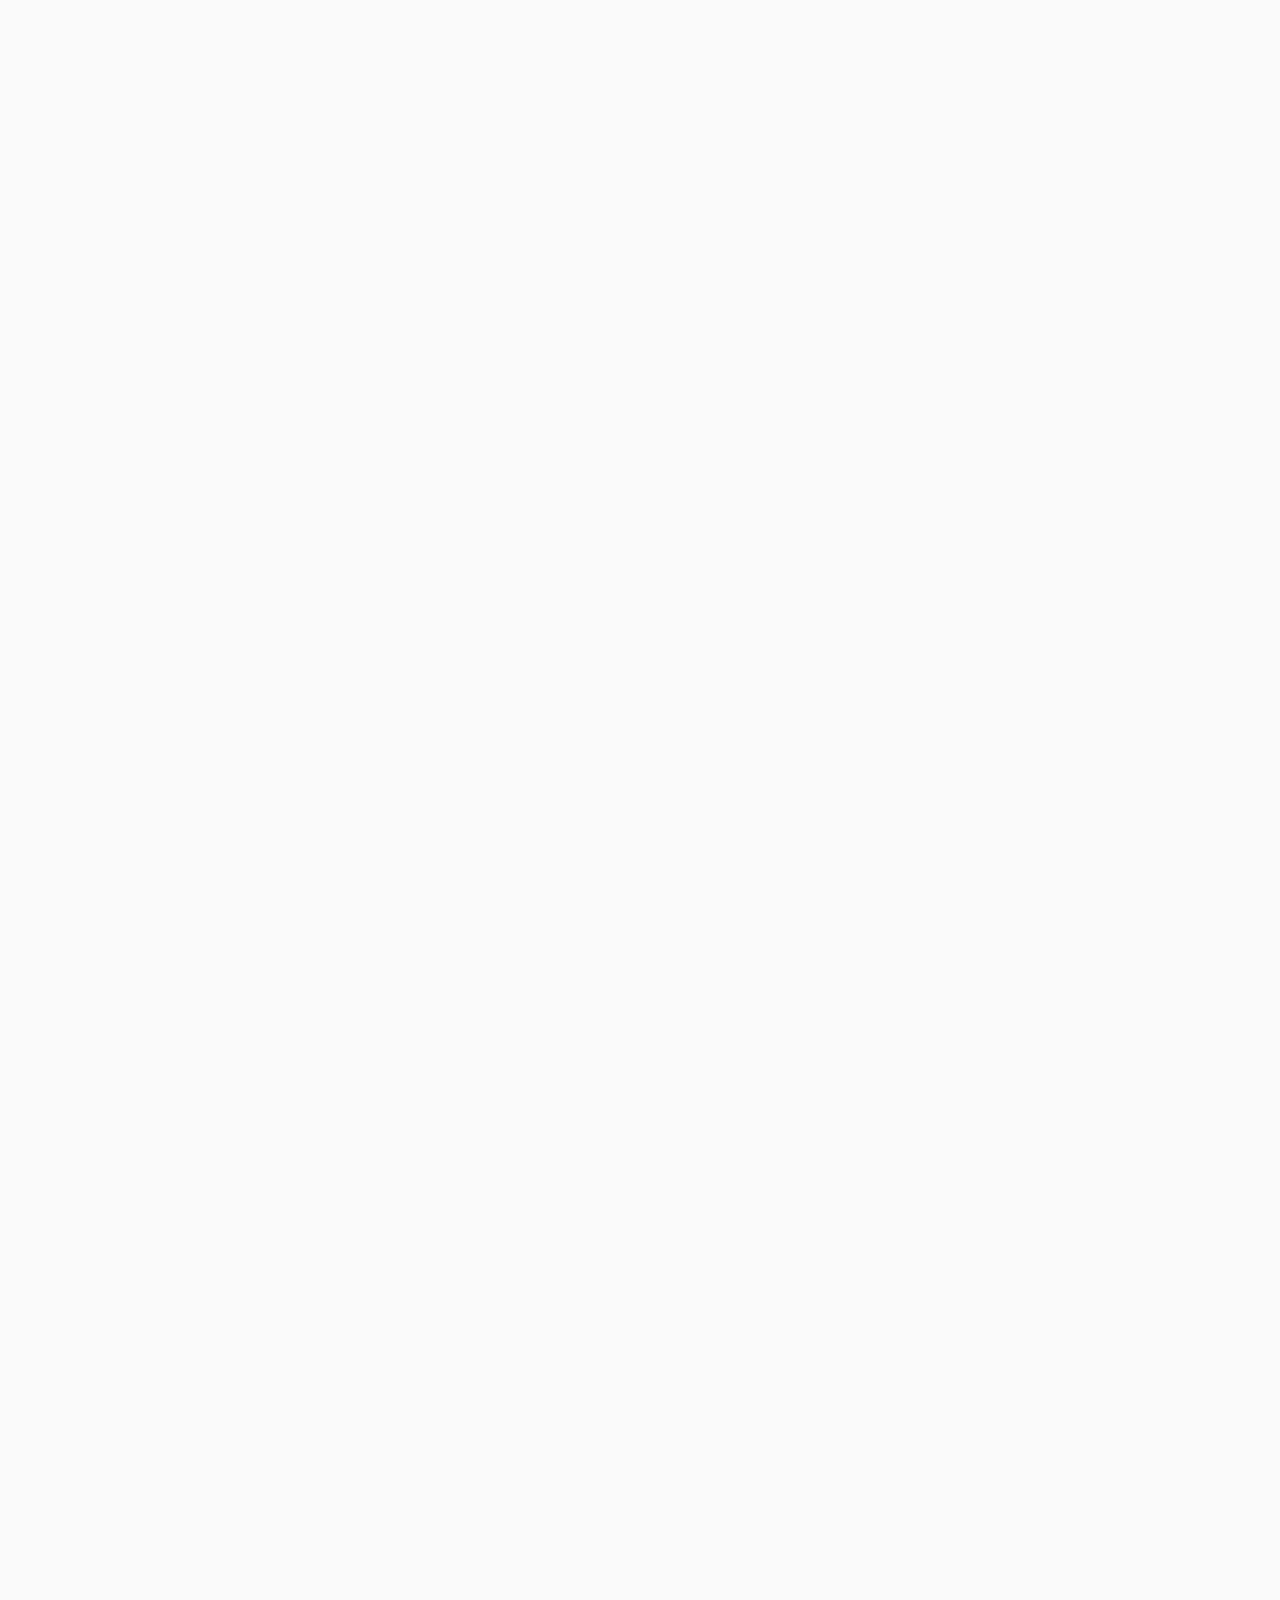
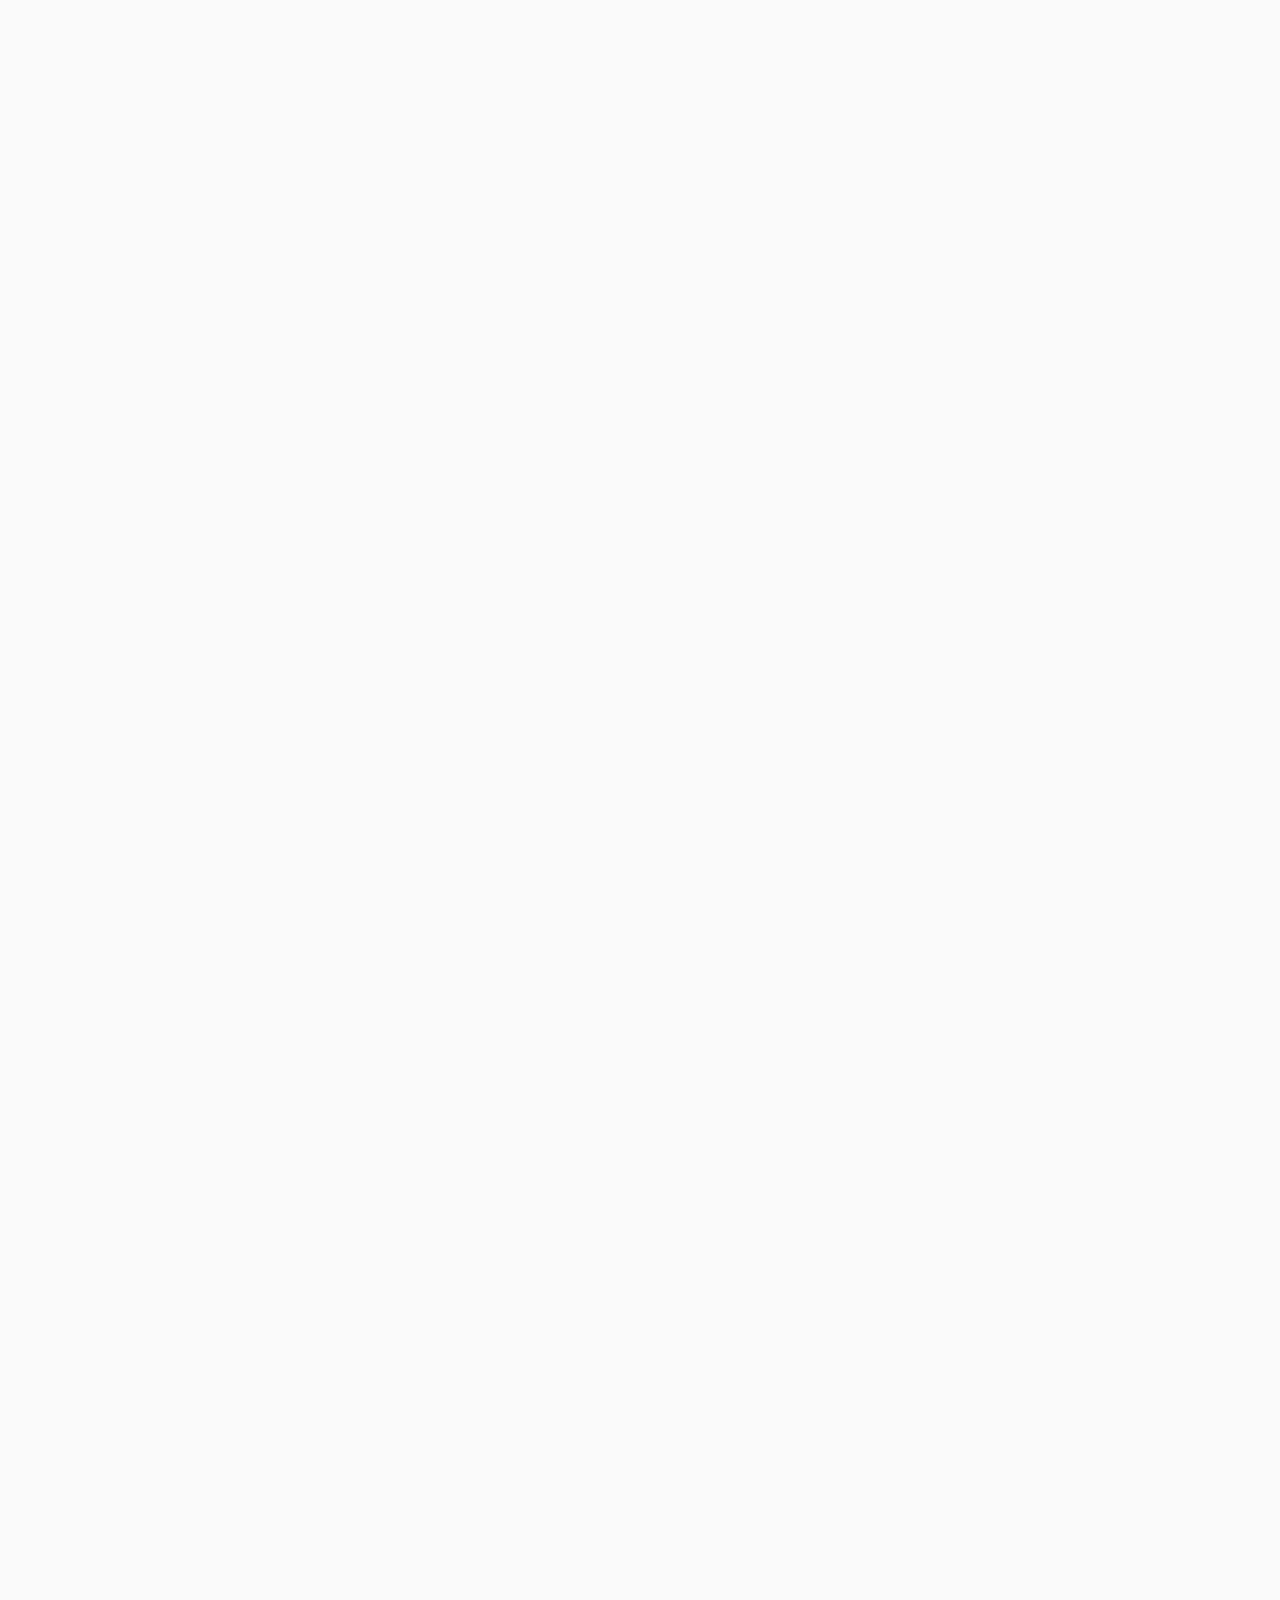
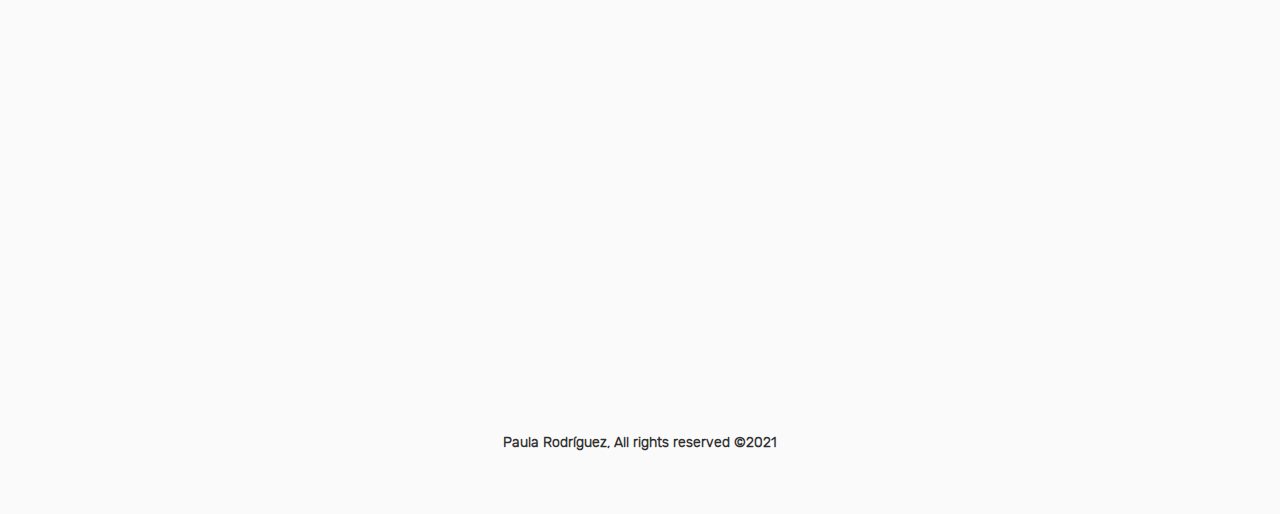
<file: projects/spacetravel.html>
<!doctype html>
<html lang="en">

    <head>

        <meta charset="utf-8">
        <meta name="author" content="Paula Rodriguez Ocaña">
        <meta name="description" content="UX Designer with a background in Literature, Web Content Management and e-learning. Curious, creative and analytical.">
        <meta name="keywords" content="portfolio, projects, design">
        <meta name="robots" content="index" />
        <meta name="viewport" content="width=device-width, initial-scale=1.0">

        <title>Paula Rodríguez - Space Travel Project</title>

<!-- CSS propio-->
        <link href="../assets/css/styles.css" rel="stylesheet"/>

        <link rel="icon" href="../assets/imgs/favicon_lion.ico"/>

    </head>

    <body>

<!--Title-->
        <header id="header" class="header_projects">
            <div class="wrapper">
                <div class="subtitle__location_projects">
                    <a href="../index.html" class="subtitle_location_text_projects">
                        Back
                    </a>
                </div>
            </div>
        </header>

        <main>

<!--Barra progreso-->            
    <div class="progreso"></div>

<!--Title-->

    <div class="wrapper">
        <h2 class="stroke">
            Space Travel
        </h2>
    </div>

<!--Slider!-->
            <section class="billboard__projects">
                        <div>
                            <div class="splide">
                                <div class="splide__track">
                                    <ul class="splide__list">
                                        
                                        <li class="splide__slide container"><img class="img__slider__projects" src="../assets/imgs/spacetravel/spacetravel1.webp" alt="Space Travel Mockup 1">
                                        </li>
                                        <li class="splide__slide container"><img class="img__slider__projects" src="../assets/imgs/spacetravel/spacetravel2.webp" alt="Space Travel Mockup 2">
                                        </li>
                                        <li class="splide__slide container"><img class="img__slider__projects" src="../assets/imgs/spacetravel/spacetravel3.webp" alt="Space Travel Mockup 3">
                                        </li>
                                        <li class="splide__slide container"><img class="img__slider__projects" src="../assets/imgs/spacetravel/spacetravel4.webp" alt="Space Travel Mockup 4">
                                        </li>
                                        <li class="splide__slide container"><img class="img__slider__projects" src="../assets/imgs/spacetravel/spacetravel5.webp" alt="Space Travel Mockup 5">
                                        </li>
                                    </ul>
                                </div>
                            </div>
                        </div>
            </section>


<!--Datos-->
<section class="data">
    <div class="wrapper">
        <div class="row  overview"> 
            <div class="column__projects">
                <h4>overview</h4>
                <p class="p__projects invert">
                    <strong>Space Travel</strong> is supposed to work as a landing page (for both mobile phone and desktop) 
                    for a fictional travel agency that specializes in luxury trips to Mars.
                    Texts were given to us and we were asked to do all the visual process, excluding the 
                    previous data recollection and UX study that would recquire a full project of its own. 
                    <br><br>
                    Since it was mostly finding an image and branding for the agency, the first steps in the Double Diamond Process 
                    were not carried (as shown in the schema below). 
                     </p>    
                                            
                      
            </div>

            <div class="column__projects">
                <!--
                <h4>main objectives</h4>
                <ul>
                    <li class="p__projects invert">- Create a landing page with a striking and memorable layout</li>
                    <li class="p__projects invert">- Spot and showcase a distinguishable style for the agency</li>
                    <li class="p__projects invert">- Prototype a mobile first design for both mobile and desktop</li>
                </ul>-->
                <h4>date</h4>
                     <p class="p__projects invert">2020</p>
                <h4>areas</h4>
                <p class="p__projects invert">Wireframing, Sketching, Prototyping, Branding</p>
            <h4>tools</h4>
            <p class="p__projects invert">Figma, Miro, Adobe Suite, Airtable</p>                                            
            </div>
        </div>
    </div>
</section>


<section class="row__projects" data-aos="fade-up" data-aos-duration="1000">
<div class="column__projects__st">
<h3>Value proposition</h3>
    </div>
<section class="row__projects" data-aos="fade-up" data-aos-duration="1000">
    <div class="wrapper">
            <div> 
                <img class="img__projects__st" src="../assets/imgs/spacetravel/spacetravel_values.png" alt="Space Travel Value Proposition"/>   
            </div>
    </div>
</section>

<section class="row__projects" data-aos="fade-up" data-aos-duration="1000">
<div class="column__projects__st">
<h3>Process</h3>
    </div>
    <div class="wrapper">
            <div> 
                <img class="img__projects__st" src="../assets/imgs/spacetravel/spacetravel_process.png" alt="Space Travel Process"/>   
            </div>
    </div>
</section>
<!--Row 1-->
        <section class="row__projects" data-aos="fade-up" data-aos-duration="1000">
            <div class="wrapper">
                <div class="row space">
                    <div class="column__projects__st"> 
                        <h3>Wireframing</h3>                           
                        <p class="p__projects">
                            The goal for this was to create a landing page that serves as primary information 
                            for someone who wants to travel to Mars, and therefore had to be something vibrant and eye-catching.
                            <br>
                            Since we were given the content and had to design the landing page based on this, 
                            the first step was to locate and structure the landing page into wireframes. 
                            I normally made them by hand and then project that into Miro, as it can be easily shared with others.
                            As this project did not need any interaction and it was very simple, I didn't need to create its wireframes digitally.
                        </p>

                        <img class="img__projects__st" src="../assets/imgs/spacetravel/spacetravel_wireframe.webp" alt="Space Travel Wireframing"/>   
                    </div>
                </div>
            </div>
        </section>
<!--Row 2-->
        <section class="row__projects" data-aos="fade-up" data-aos-duration="1000">
            <div class="wrapper">
                <div class="row space"> 
                    <div class="column__projects__st">
                        <h3>Moodboard</h3>  
                        <p class="p__projects">
                            Next, I started to search for inspiration that could help me set the mood. Since this was space-related, I searched
                            for cyberpunk films, dystopian scenarios, neo noir aesthetics and art from Moebius. 
                            Although the final product didn't quite reach this futuristic aesthetic, it held resemblance with some films that 
                            I researched (mostly Blade Runner and Ad Astra).<br> <br>
                            Here is a photo of a small part of my moodboard.
                        </p>    
                        <img class="img__projects__st" src="../assets/imgs/spacetravel/spacetravel_moodboard.png" alt="Space Travel Moodboard"/>                          
                                            
                    </div>
                </div>
            </div>
        </section>
<!--Row 3--> 
        <section class="row__projects" data-aos="fade-up" data-aos-duration="1000">
            <div class="wrapper">
                <div class="row space"> 
                    <div class="column__projects__st">
                        <h3>Typography</h3>  
                        <p class="p__projects">
                            Once I knew what I wanted, I started to play with the colors and fonts to set the typography, typescale and palette.
                            Belowe you'll find some tests that I did before deciding which typography I was going to use.
                            <br>
                            Since Space Travel is supposed to be about some utopian space voyage agency, I started to look for two different fonts
                            (one for the titles and one for the body), which should preferably be two Sans Serif.
                            My idea was to pick a typography that looked futuristic and that is why the next selection are all very similar in its 
                            round but geometric shapes.
                        </p>    
                        <img class="img__projects__st" src="../assets/imgs/spacetravel/spacetravel_typography.png" alt="Space Travel Typography"/>

                        <p class="p__projects">
                            The final choice was Krona One for the titles, which was inspired by hand lettering on early 20th century Swedish posters,
                            and resembles this dystopian look that also appeared in my previous moodboard research.
                            <br>
                            For the body I used Exo, which is described as "trying to convey a technological/futuristic feeling while keeping an elegant design",
                            so it completely fits the look that I am going for.
                        </p>  

                        <img class="img__projects__st" src="../assets/imgs/spacetravel/spacetravel_typography_2.png" alt="Space Travel Typography"/>

                        <h3>Typescale</h3>  
                        <br>
                        <img class="img__projects__st" src="../assets/imgs/spacetravel/spacetravel_typescale.png" alt="Space Travel Typescale"/>                                               
                    </div>
                </div>
            </div>
        </section>
<!--Row 4-->
        <section class="row__projects" data-aos="fade-up" data-aos-duration="1000">
            <div class="wrapper">
                <div class="row space"> 
                    <div class="column__projects__st">
                        <h3>Palette</h3>  
                        <p class="p__projects">
                            As shown, I had different options for the color palette, which were mostly selected from the moodboard
                            but the one that convinced me the most was the one closest to our imaginery of Mars, 
                            and since it was a landing page, I wanted it to be easily distinguishable.
                        </p>
                        <img class="img__projects__st" src="../assets/imgs/spacetravel/spacetravel_palette.png" alt="Space Travel Palette"/>

                        <p class="p__projects">
                            I selected some orangish and yellowish tones that would be the base for the landing page, and these would
                            work together with the primary tones, which would be used primarly for the text and smaller details.
                        </p>
                        <img class="img__projects__st" src="../assets/imgs/spacetravel/spacetravel_palette_2.png" alt="Space Travel Color Test"/>

                        <p class="p__projects">
                            Here are some rejected colortests that I've done before deciding to go for a more classically associated tonalities.
                            These combination of colors are also based on the discarded palettes.
                        </p>
                        <img class="img__projects__st" src="../assets/imgs/spacetravel/spacetravel_colortest.png" alt="Space Travel Color Test"/>                           
                            
                    </div>
                </div>
            </div>
        </section>
<!--Row 4-->
        <section class="row__projects" data-aos="fade-up" data-aos-duration="1000">
            <div class="wrapper">
                <div class="row space"> 
                    <div class="column__projects__st">
                        <h3>Prototype</h3>  
                        <p class="p__projects">
                            The prototype (both in mobile and desktop) has been done in Figma, and since it didn't have any interactions, it can be easily scrolled.
                            The final result, I believe, turned out to be similar to what I initially planned. This was my first contact
                            and approach to UI design, and although it does not have any complex userflow, it helped me understand the basics
                            of wireframing and prototyping.

                            The result for the mobile version can be seen below, so give it a try!
                        </p>                           
                    </div>
                </div>
            </div>
        </section>

<!--Thank you-->
        <section class="end__projects" data-aos="fade-up" data-aos-duration="1000">
            <div class="wrapper">
                <iframe class="hidden" style="border: 0px solid rgba(0, 0, 0, 0.1);" 
                        width="600" height="950" src="https://www.figma.com/embed?embed_host=share&url=https%3A%2F%2Fwww.figma.com%2Fproto%2FcAk69RBieYbGIP2MIFidl7%2FSpace-Travel-Web-Prototype%3Fpage-id%3D0%253A1%26node-id%3D0%253A8%26viewport%3D706%252C643%252C0.130547896027565%26scaling%3Dmin-zoom" 
                        allowfullscreen></iframe>

                        <div class="button-container hidden__desktop">
                            <a href="https://www.figma.com/proto/cAk69RBieYbGIP2MIFidl7/Space-Travel-Web-Prototype?page-id=0%3A1&node-id=0%3A8&viewport=706%2C643%2C0.130547896027565&scaling=min-zoom" target="_blank" rel="noopener noreferrer">
                                <div class="button">See mobile prototype</div>
                            </a>
                        </div>   
                <p class="thankyou">Thank you!</p>
                
            </div>

            <div id="arrowbottom" class="arrow__bottom__projects">
                <svg xmlns="http://www.w3.org/2000/svg" viewBox="0 0 512 512">
                    <path d="M248.5 3.1l-160 160c-4.2 4.2-4.2 10.9 0 15.1s10.9 
                    4.2 15.1 0L245.4 36.4v464.9c-.1 5.9 4.7 10.7 10.6 10.7s10.7-4.8 
                    10.7-10.7V36.4l141.8 141.8c4.2 4.2 10.9 4.2 15.1 0 2.1-2.1 3.1-4.8 
                    3.1-7.5s-1-5.5-3.1-7.5l-160-160c-4.2-4.2-11-4.2-15.1-.1z" fill="#303030"/></svg>
            </div>
        </section>

        </main>
        <footer class="footer__projects">
            Paula Rodríguez, All rights reserved ©2021
        </footer>

        <!-- Javascript-->
            <!-- slider de projects-->
            <script src="../assets/js/splide-2.4.21/dist/js/splide.min.js"></script>
            <script src="https://unpkg.com/aos@2.3.1/dist/aos.js"></script>
            <script src="https://ajax.googleapis.com/ajax/libs/jquery/3.3.1/jquery.min.js"></script>
            <script src="../assets/js/app.js"></script>

    </body>

    <!-- CSS slider / aos library-->
    <link rel="stylesheet" href="../assets/js/splide-2.4.21/dist/css/splide.min.css">
    <link rel="stylesheet" href="../assets/js/splide-2.4.21/dist/css/themes/splide-sea-green.min.css">
    <link href="https://unpkg.com/aos@2.3.1/dist/aos.css" rel="stylesheet">

</html>
</file>
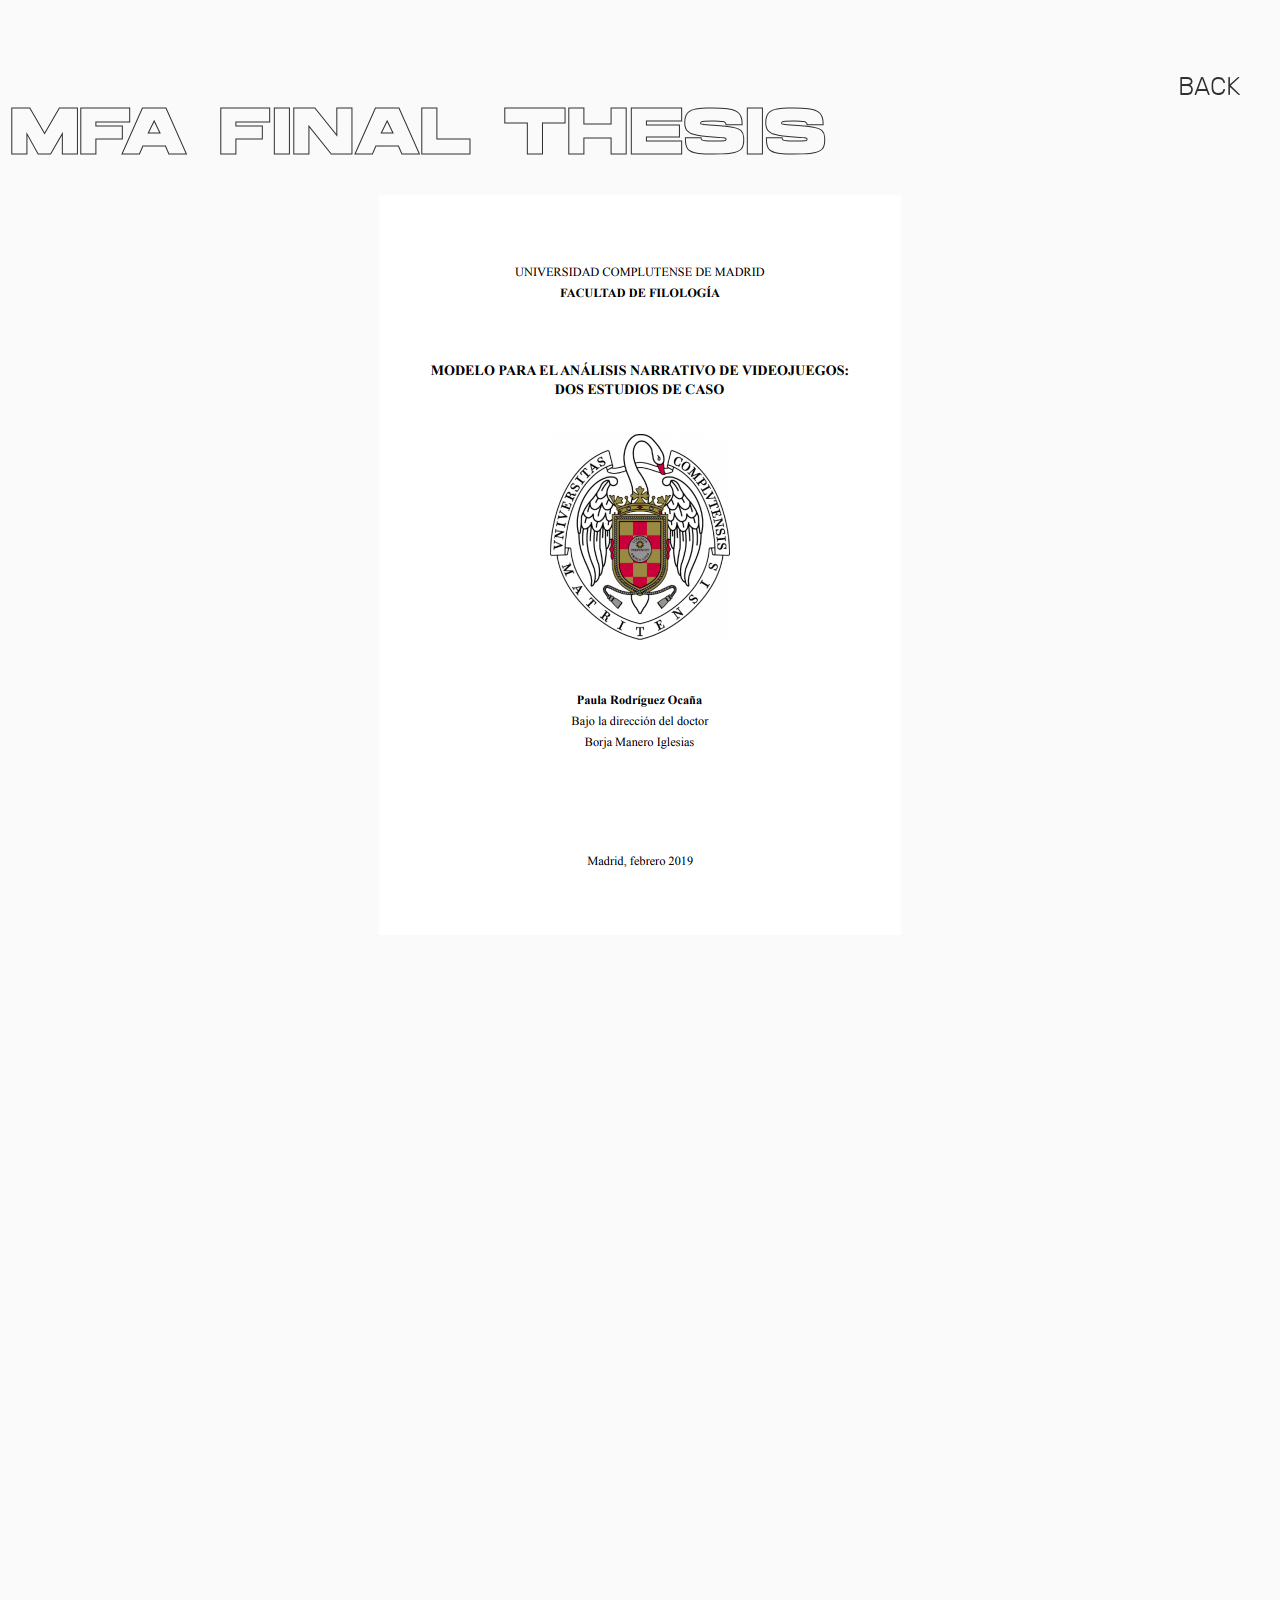
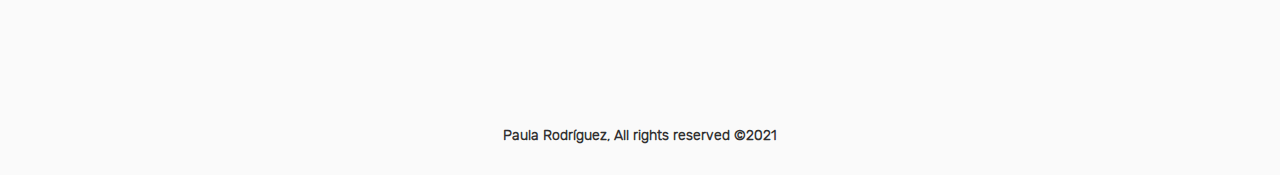
<file: projects/tfm.html>
<!doctype html>
<html lang="en">

    <head>

        <meta charset="utf-8">
        <meta name="author" content="Paula Rodriguez Ocaña">
        <meta name="description" content="UX Designer with a background in Literature, Web Content Management and e-learning. Curious, creative and analytical.">
        <meta name="keywords" content="portfolio, projects, design">
        <meta name="robots" content="index" />
        <meta name="viewport" content="width=device-width, initial-scale=1.0">

        <title>Paula Rodríguez - MFA Final Thesis</title>

<!-- CSS propio-->
        <link href="../assets/css/styles.css" rel="stylesheet"/>

        <link rel="icon" href="../assets/imgs/favicon_lion.ico"/>

    </head>

    <body>

<!--Title-->
        <header id="header" class="header_projects data">
            <div class="wrapper">
                <div class="subtitle__location_projects">
                    <a href="../index.html" class="subtitle_location_text_projects">
                        Back
                    </a>
                </div>
            </div>
        </header>

        <main>
<!--Barra progreso-->            
        <div class="progreso"></div>
        
<!--Title!-->

    <div class="wrapper">
        <h2 class="stroke">
            MFA Final Thesis
        </h2>
    </div>

<!--Slider!-->
            <section class="billboard__projects">
                        <div class="img__cover__container">
                            <img src="../assets/imgs/tfm/tfm.png" alt="TFM Cover" class="img__cover">
                        </div>
            </section>

<!--Datos-->
<section class="data" data-aos="fade-up" data-aos-duration="1500">
    <div class="wrapper">
        <div class="row overview"> 
            <div class="column__projects">
                <h4>year</h4>
                <p class="p__projects invert">2020</p> 

                <h4>motive</h4>
                <p class="p__projects invert">Self study</p>

                <h4>tags</h4>
                <p class="p__projects invert">UI/UX Design,  Onboarding,  Videogames</p>
            </div>

            <div class="column__projects">
                <h4>Overview</h4>
                <p class="p__projects invert">
                    My Final Thesis contains a narrative analysis schema for videogames. 
                    It contains three main fields of knowledge: literature, cyberculture and game studies, 
                    which I thoroughly studied in order to create a narrative analysis schema 
                    (previously non-existent) for the field of videogames.
                <br>
                    My Final Thesis was graded A+ and uploaded into the university repository, so you can check it in the next link:
                <br>
                    <a href="https://eprints.ucm.es/id/eprint/51568/" target="_blank" rel="noopener noreferrer">https://eprints.ucm.es/id/eprint/51568/</a>
                </p>                                                 
            </div>
        </div>
    </div>
</section>

<!--Thank you-->
<section class="end__projects" data-aos="fade-up" data-aos-duration="1500">
    <div class="wrapper">
        <p class="thankyou">Thank you!</p>
    </div>

    <div id="arrowbottom" class="arrow__bottom__projects">
        <svg xmlns="http://www.w3.org/2000/svg" viewBox="0 0 512 512">
            <path d="M248.5 3.1l-160 160c-4.2 4.2-4.2 10.9 0 15.1s10.9 
            4.2 15.1 0L245.4 36.4v464.9c-.1 5.9 4.7 10.7 10.6 10.7s10.7-4.8 
            10.7-10.7V36.4l141.8 141.8c4.2 4.2 10.9 4.2 15.1 0 2.1-2.1 3.1-4.8 
            3.1-7.5s-1-5.5-3.1-7.5l-160-160c-4.2-4.2-11-4.2-15.1-.1z" fill="#303030"/></svg>
    </div>
</section>

        </main>
        <footer class="footer__projects">
            Paula Rodríguez, All rights reserved ©2021
        </footer>

        <!-- Javascript-->
            <script src="https://unpkg.com/aos@2.3.1/dist/aos.js"></script>
            <script src="https://ajax.googleapis.com/ajax/libs/jquery/3.3.1/jquery.min.js"></script>
            <script src="../assets/js/app.js"></script>

    </body>

    <!-- CSS aos library-->

    <link href="https://unpkg.com/aos@2.3.1/dist/aos.css" rel="stylesheet">

</html>
</file>
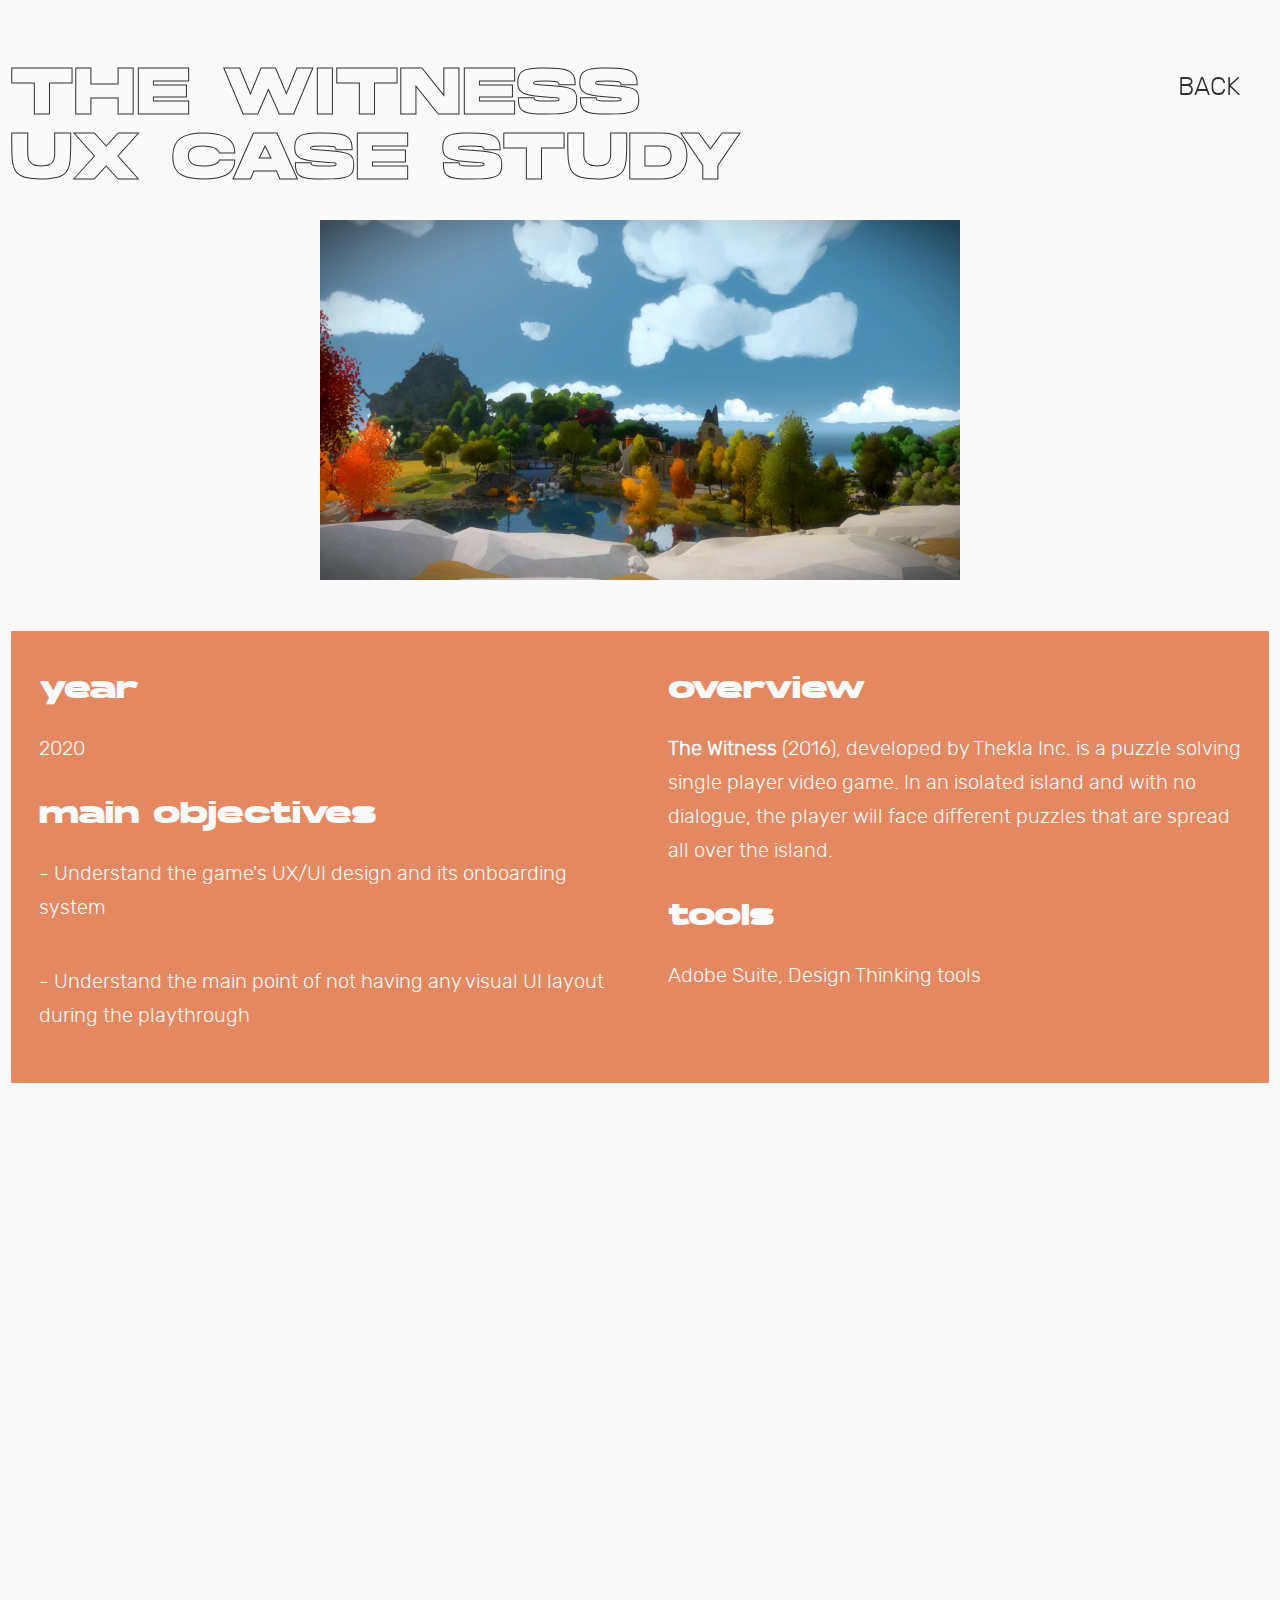
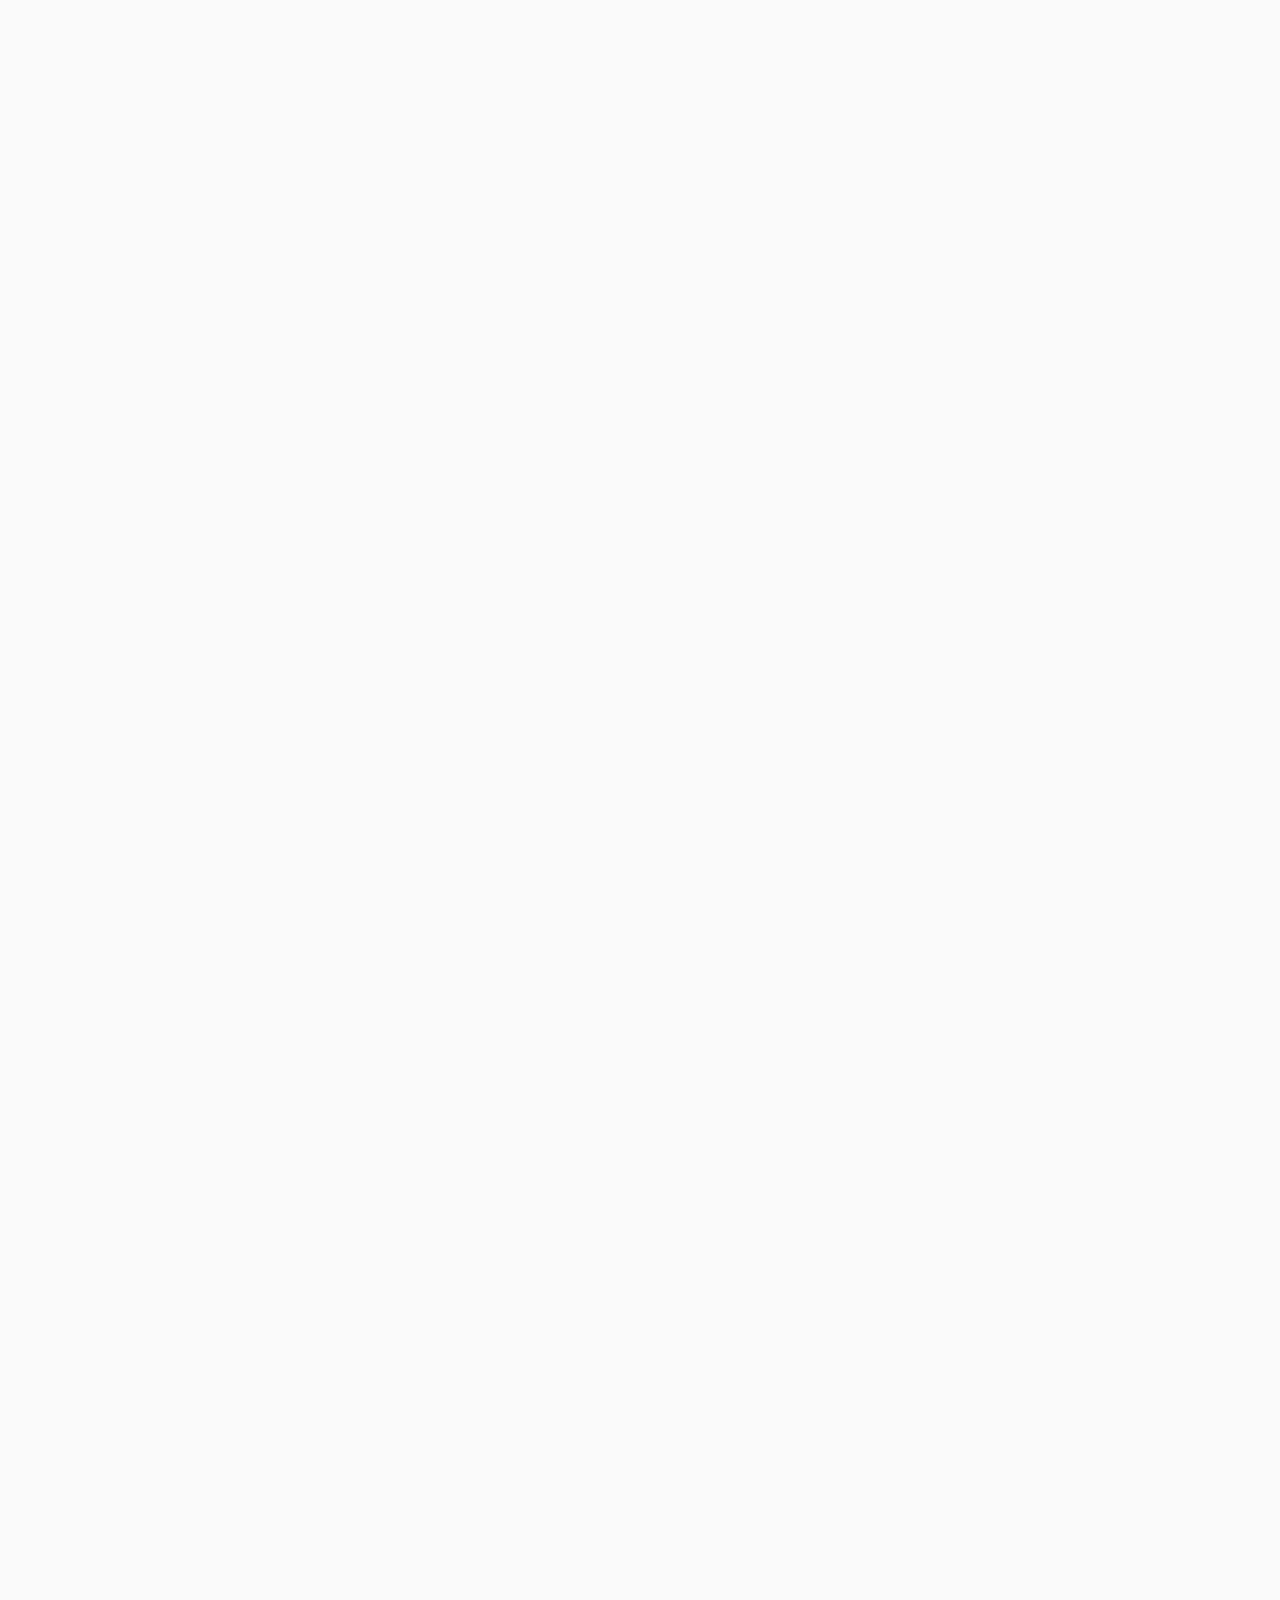
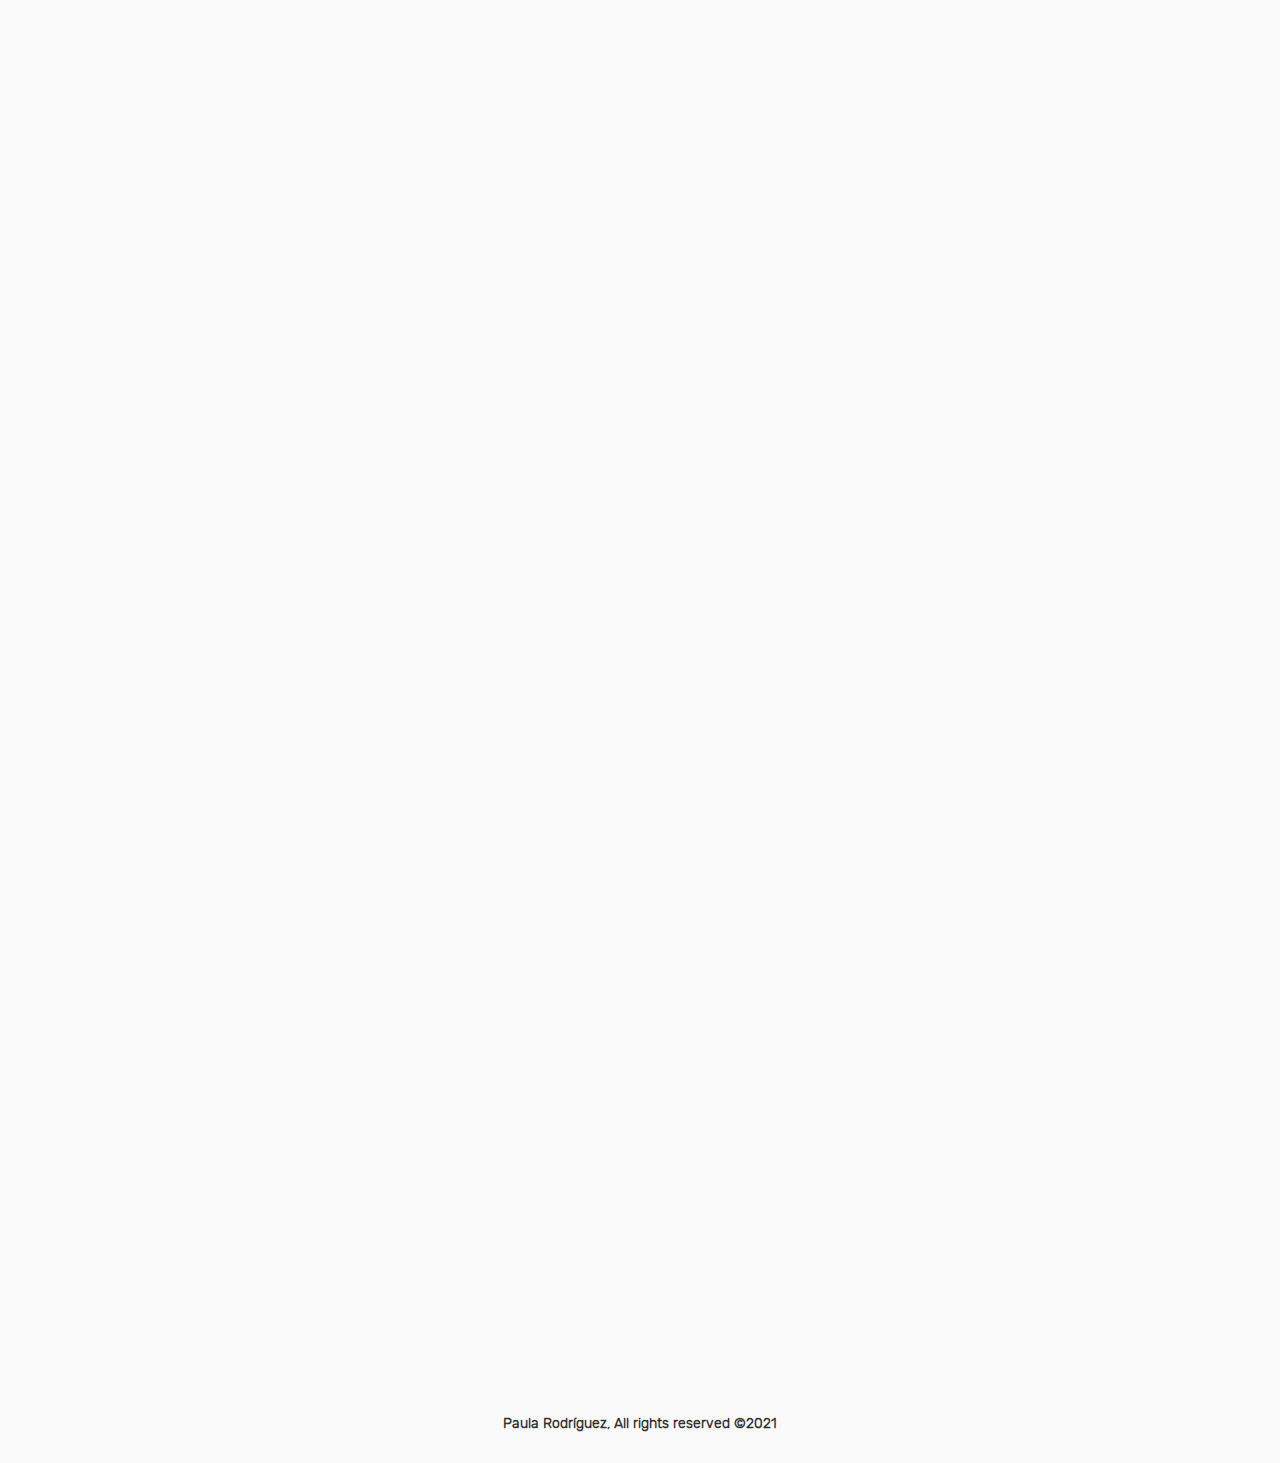
<file: projects/thewitness.html>
<!doctype html>
<html lang="en">

    <head>

        <meta charset="utf-8">
        <meta name="author" content="Paula Rodriguez Ocaña">
        <meta name="description" content="UX Designer with a background in Literature, Web Content Management and e-learning. Curious, creative and analytical.">
        <meta name="keywords" content="portfolio, projects, design">
        <meta name="robots" content="index" />
        <meta name="viewport" content="width=device-width, initial-scale=1.0">

        <title>Paula Rodríguez - The Witness, UX Case Study</title>

<!-- CSS propio-->
        <link href="../assets/css/styles.css" rel="stylesheet"/>

        <link rel="icon" href="../assets/imgs/favicon_lion.ico"/>

    </head>

    <body>


        <header id="header" class="header_projects">
            <div class="wrapper">
                <div class="subtitle__location_projects">
                    <a href="../index.html" class="subtitle_location_text_projects">
                        Back
                    </a>
                </div>
            </div>
        </header>

        <main>

<!--Barra progreso-->            
        <div class="progreso"></div>

<!--Title-->

    <div class="wrapper">
        <h2 class="stroke">
            The Witness <br/>UX Case Study
        </h2>
    </div>

<!--Slider!-->
            <section class="billboard__projects">
                <figure class="img__cover__container">
                    <img src="../assets/imgs/the witness/thewitness.webp" alt="" class="img__cover">
                </figure>
            </section>

<!--Datos-->
<section class="data" data-aos="fade-up" data-aos-duration="1500">
    <div class="wrapper">
        <div class="row overview"> 
            <div class="column__projects">
                <h4>year</h4>
                <p class="p__projects invert">2020</p> 

                <h4>main objectives</h4>
                <ul>
                    <li class="p__projects invert">- Understand the game's UX/UI design and its onboarding system </li>
                    <li class="p__projects invert">- Understand the main point of not having any visual UI layout during the playthrough</li>
                </ul>
            </div>

            <div class="column__projects">
                <h4>overview</h4>
                <p class="p__projects invert">
                <strong>The Witness </strong>(2016), developed by Thekla Inc. is a puzzle solving single 
                player video game. In an isolated island and with no dialogue, the player will face 
                different puzzles that are spread all over the island.</p>     
                <h4>tools</h4>
                        <p class="p__projects invert">Adobe Suite, Design Thinking tools</p>                                            
            </div>
            
        </div>
    </div>
</section>

<!--Row 1-->
<section class="row__projects" data-aos="fade-up" data-aos-duration="1500">
    <div class="wrapper">
        <div class="row"> 
            <div class="column__projects">
                       
                <p class="p__projects">
                    The puzzles in the Witness are composed by: a panel, a grid and a start and finish point. 
                    They may also include geometrical objects that add complexity to the puzzles.</p>

                <p class="p__projects spaceinbetween">
                    The Onboarding for the game is plain but effective, 
                    as it only presents us with a simple screen at the beginning that tells us the game controls. 
                    This is <strong>the only UI element</strong> that we will find ingame.</p>
            </div>
            <div class="column__projects">
                <figure>
                    <img class="img__projects" src="../assets/imgs/the witness/thewitness_controls.webp"/>
                    <figcaption class="caption">Visual cues with movements control</figcaption>
                </figure> 
                                                              
            </div>
        </div>
    </div>
</section>

<!--Row 2-->
<section class="row__projects" data-aos="fade-up" data-aos-duration="1500">
    <div class="wrapper">
        <div class="row"> 
            <div class="column__projects">
                <h3>The Witness' only mechanic</h3>                          
                <p class="p__projects">
                    Some players might find it difficult to actually understand that you must <strong>drag 
                    the pointer</strong> in order to complete the puzzle, but as this is the first challenge 
                    that the player encounters and its such a mild one, once we learn how to perform it, 
                    this is the only mechanic that we will need throught the entire game.</p>
                    <p class="p__projects">
                        This video shows the first in-game puzzle that we encounter and how to resolve it.</p>
    
            </div>
            <div class="column__projects">
                <video class="video" controls>
                    <source src="../assets/imgs/the witness/thewitness_first_puzzle.mp4" type="video/mp4">
                  Your browser does not support the video tag.
                  </video> 

            </div>
            
        </div>
    </div>
</section>


<!--Row 3-->
<section class="row__projects" data-aos="fade-up" data-aos-duration="1500">
    <div class="wrapper">
        <div class="row"> 
            <div class="column__projects">                      
                <p class="p__projects">
                    Since there is no dialogue nor compass or anything that can explicitly guide you, the player is principally guided by the games visuals. 
                    Jonathan Blow explains:</p>
                <p class="p__projects">
                    “<em>There's not anything random, when you see something in a certain place, it feels intentional, a
                    nd it gives a feeling of focus to the entire place. when something catches your eye, you feel like it 
                    was meant to catch your eye in that way.</em>” (Extract from an 
                    <a href="https://gamasutra.com/view/news/218953/The_Witness_Modeling_epiphany.php" target="_blank" rel="noopener noreferrer">interview made for Gamasutra</a>).</p>

<br/>
                   
                <p class="p__projects">
                    This can be seen during the first scenario and throughout the entire gameplay, when we will find ourselves following some tubes that need 
                    to be logged into a solved puzzle in order to kindle. The game has no correct path, but these tubes will <strong>subliminally guide 
                    the player</strong> in case we do not know where to go.</p>
    
            </div>
            <div class="column__projects">
                <figure>
                    <img class="img__projects" src="../assets/imgs/the witness/thewitness_tubes.webp"/>
                    <figcaption class="caption">Kindled tube</figcaption>
                </figure>    

                <figure>
                    <img class="img__projects" src="../assets/imgs/the witness/thewitness_tubes2.webp"/>
                    <figcaption class="caption">Tube that hasn't been lightened</figcaption>
                </figure>  
            </div>
            
        </div>
    </div>
</section>

<!--Row 4-->
<section class="row__projects" data-aos="fade-up" data-aos-duration="1500">
    <div class="wrapper">
        <div class="row"> 
            <div class="column__projects">                      
                <figure>
                    <img class="img__projects" src="../assets/imgs/the witness/thewitness_puzzle.webp"/>
                    <figcaption class="caption">A set of panels</figcaption>
                </figure>    

                <figure>
                    <img class="img__projects" src="../assets/imgs/the witness/thewitness_puzzle2.webp"/>
                    <figcaption class="caption">A panel with an environmental motif</figcaption>
                </figure>
    
            </div>
            <div class="column__projects">
                <p class="p__projects">
                    The mechanic for the game is simple: to <strong>solve puzzles by linking a 
                    starting point with an ending one</strong> in a panel, altogether with a try&error system. 
                    The mechanic is found in different sets of panels that are positioned all along the island, 
                    each set (of panels) having a different rule (or pattern) to complete.</p>
                

<br/>
                   
                <p class="p__projects">
                    These rules (or patterns) are well constructed as they first show you how to complete them with a simple grid/puzzle, 
                    to later on challenge the player with a <strong>more complex grid/puzzle</strong>. However, not only the grid becomes more complex, 
                    as some puzzles also require the player to focus on the environment, as shown in the image.</p>  
            </div>
            
        </div>
    </div>
</section>

<!--Row 5-->
<section class="row__projects" data-aos="fade-up" data-aos-duration="1500">
    <div class="wrapper">
        <div class="row"> 
            <div class="column__projects">                      
                <p class="p__projects">
                    If the player were to ask for a more difficult challenge, there are some <strong>optional panels</strong> 
                    scattered around the island that are not previously presented as the others. In these, 
                    the player faces an unknown rule that he or she must overcome with logic and a try & error system.</p>
  
            </div>
            <div class="column__projects">
                <figure>
                    <img class="img__projects" src="../assets/imgs/the witness/thewitness_discardedpuzzle.webp"/>
                    <figcaption class="caption">A discarded panel</figcaption>
                </figure>    

            </div>
            
        </div>
    </div>
</section>

<!--Conclusions-->
<section class="row__projects" data-aos="fade-up" data-aos-duration="1500">
    <div class="wrapper">
        <br/>
        <h3>Conclusions</h3>
        <br/>
        <div class="row"> 
 
            <div class="column__projects__conclusion">
                         
                <p class="p__projects">
                    <strong>1.</strong> The onboarding for this game is rather peculiar but effective, 
                    as it showcases the language in which the whole game is written: solve puzzles.</p>
    
            </div>
            <div class="column__projects__conclusion">
                <p class="p__projects">
                    <strong>2.</strong> The learning curve is well balanced, as the difficulty gradually
                    increases in each set of puzzles, but never overwhelms the player with unknown challenges.</p>

            </div>

            <div class="column__projects__conclusion">
                <p class="p__projects">
                    <strong>3.</strong> The game follows the principle “Form follows function”,
                    resulting in a well polished game with also a good visual design. </p>

            </div>
            
        </div>
    </div>
</section>

<!--Thank you-->
<section class="end__projects" data-aos="fade-up" data-aos-duration="1500">
    <div class="wrapper">
        <p class="thankyou">Thank you!</p>
    </div>

    <div id="arrowbottom" class="arrow__bottom__projects">
        <svg xmlns="http://www.w3.org/2000/svg" viewBox="0 0 512 512">
            <path d="M248.5 3.1l-160 160c-4.2 4.2-4.2 10.9 0 15.1s10.9 
            4.2 15.1 0L245.4 36.4v464.9c-.1 5.9 4.7 10.7 10.6 10.7s10.7-4.8 
            10.7-10.7V36.4l141.8 141.8c4.2 4.2 10.9 4.2 15.1 0 2.1-2.1 3.1-4.8 
            3.1-7.5s-1-5.5-3.1-7.5l-160-160c-4.2-4.2-11-4.2-15.1-.1z" fill="#303030"/></svg>
    </div>
</section>

        </main>
        <footer class="footer__projects">
            Paula Rodríguez, All rights reserved ©2021
        </footer>

        <!-- Javascript-->
            <script src="https://unpkg.com/aos@2.3.1/dist/aos.js"></script>
            <script src="https://ajax.googleapis.com/ajax/libs/jquery/3.3.1/jquery.min.js"></script>
            <script src="../assets/js/app.js"></script>

    </body>

    <!-- CSS aos library-->

    <link href="https://unpkg.com/aos@2.3.1/dist/aos.css" rel="stylesheet">


</html>
</file>
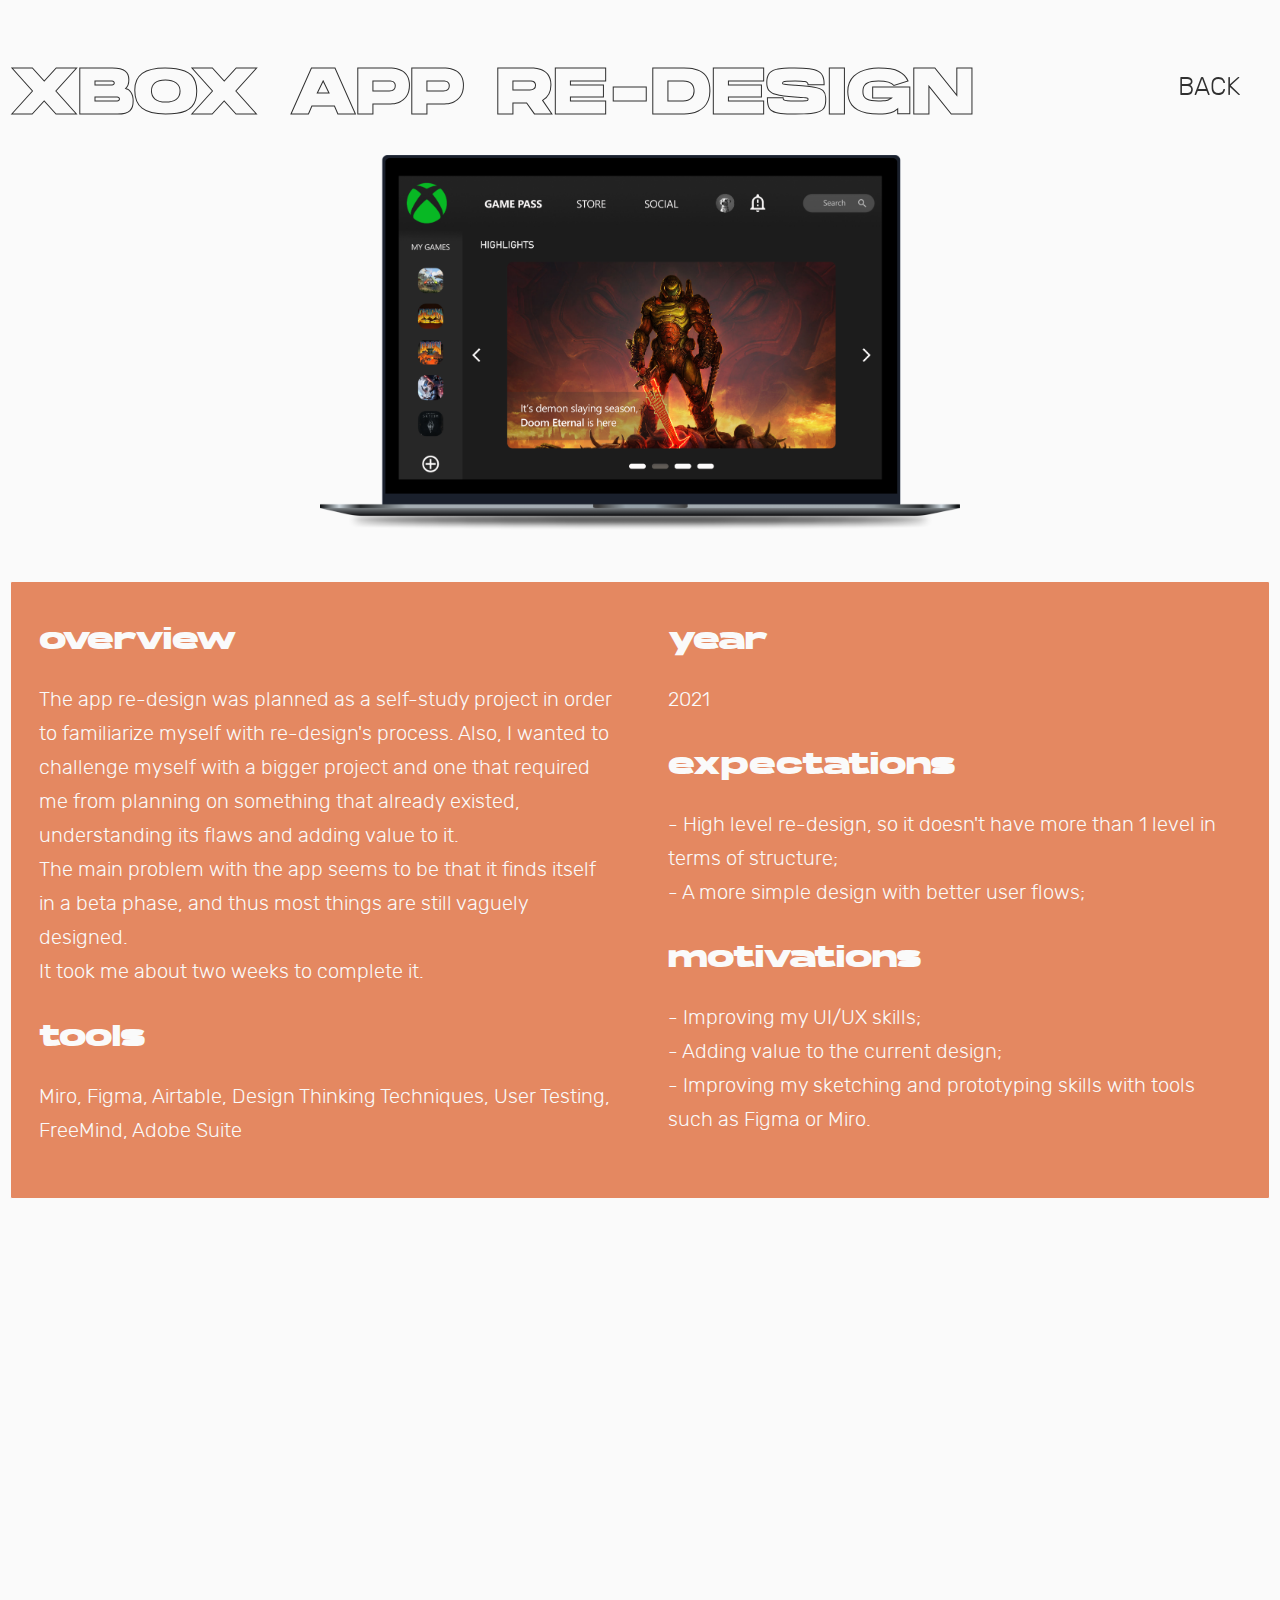
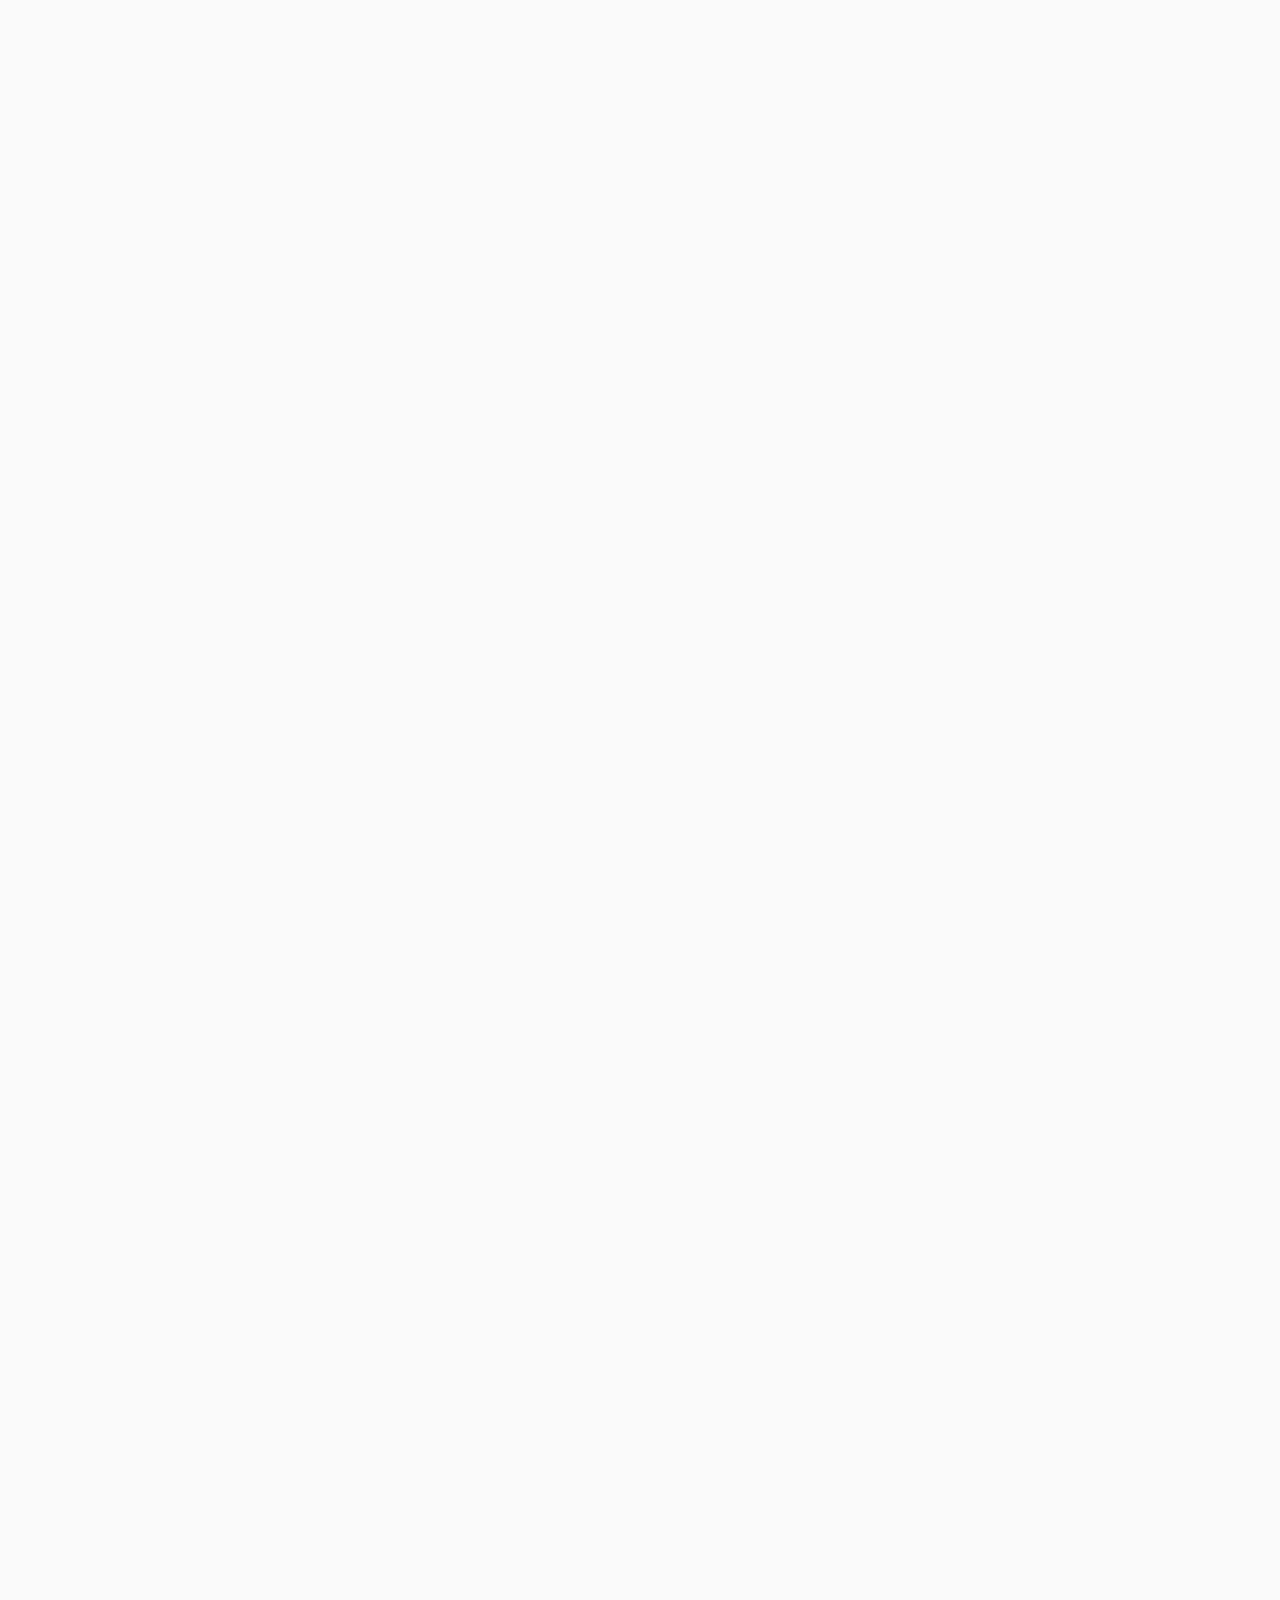
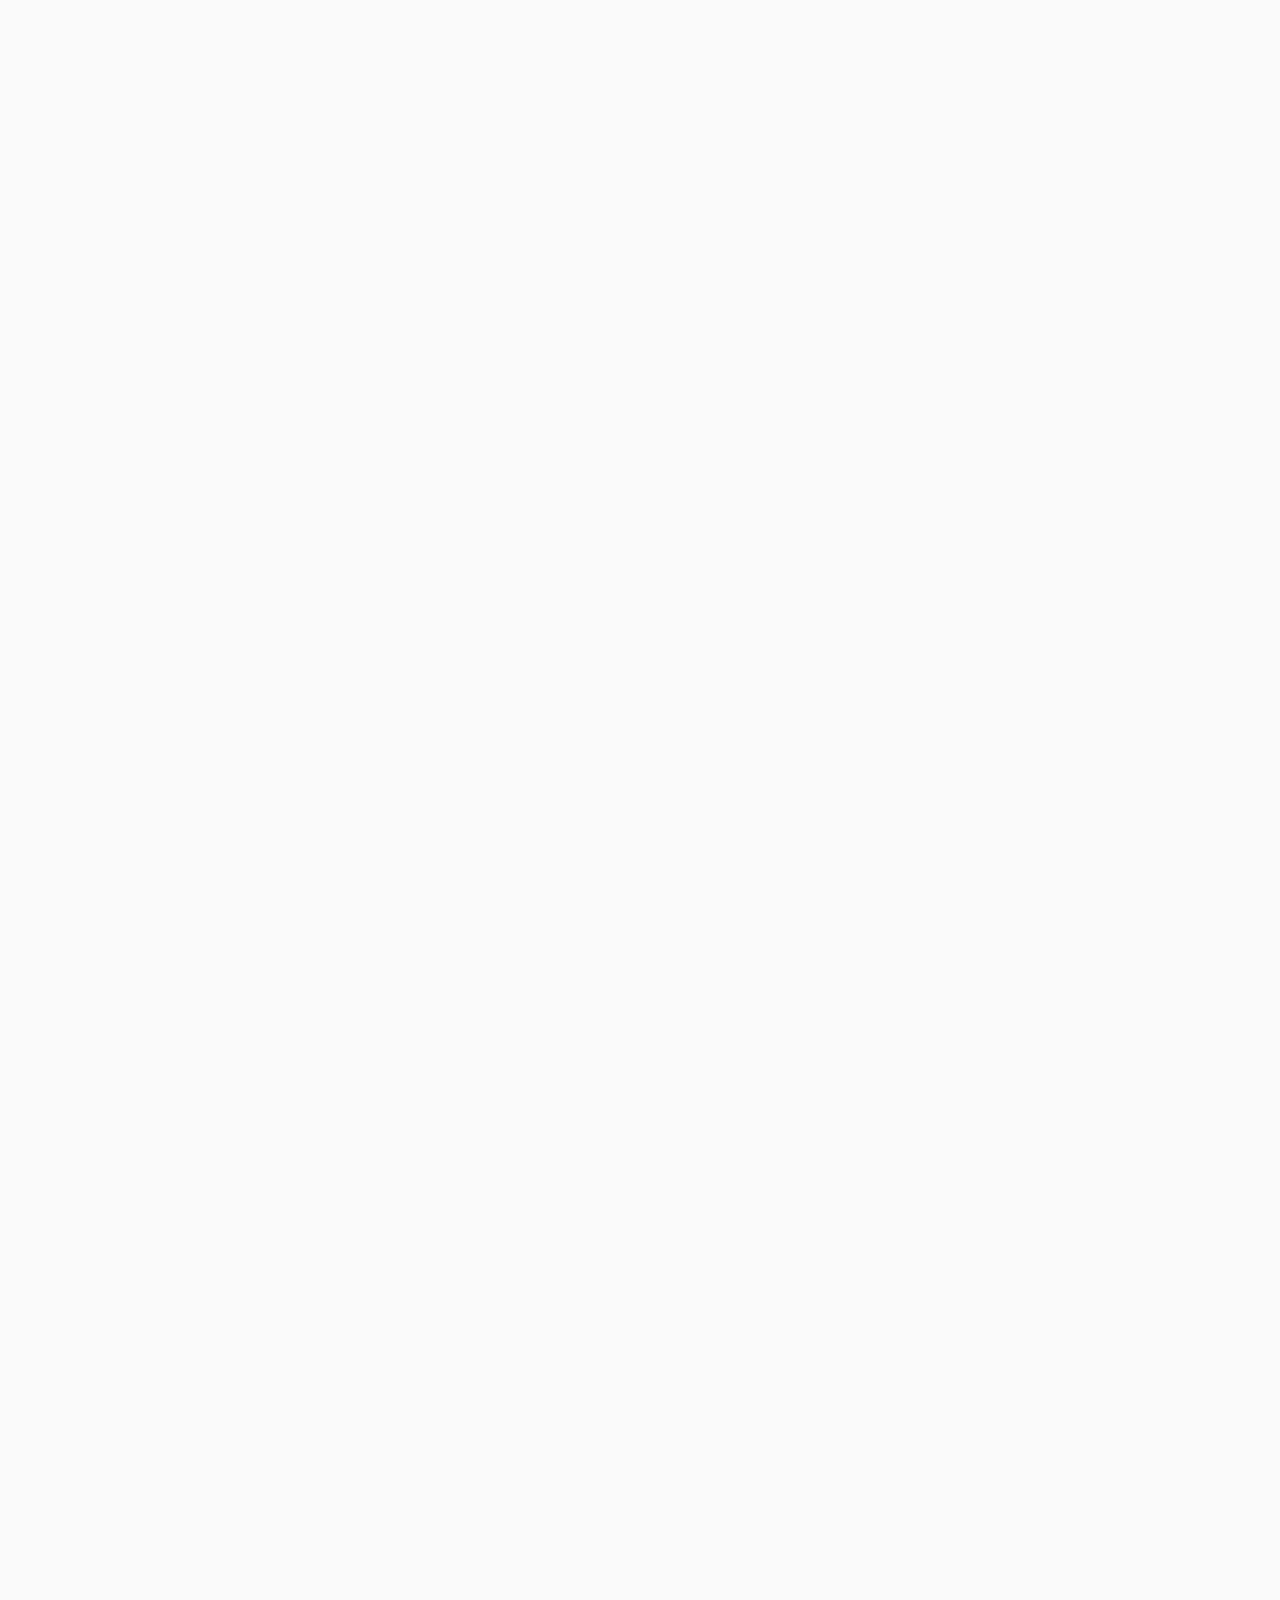
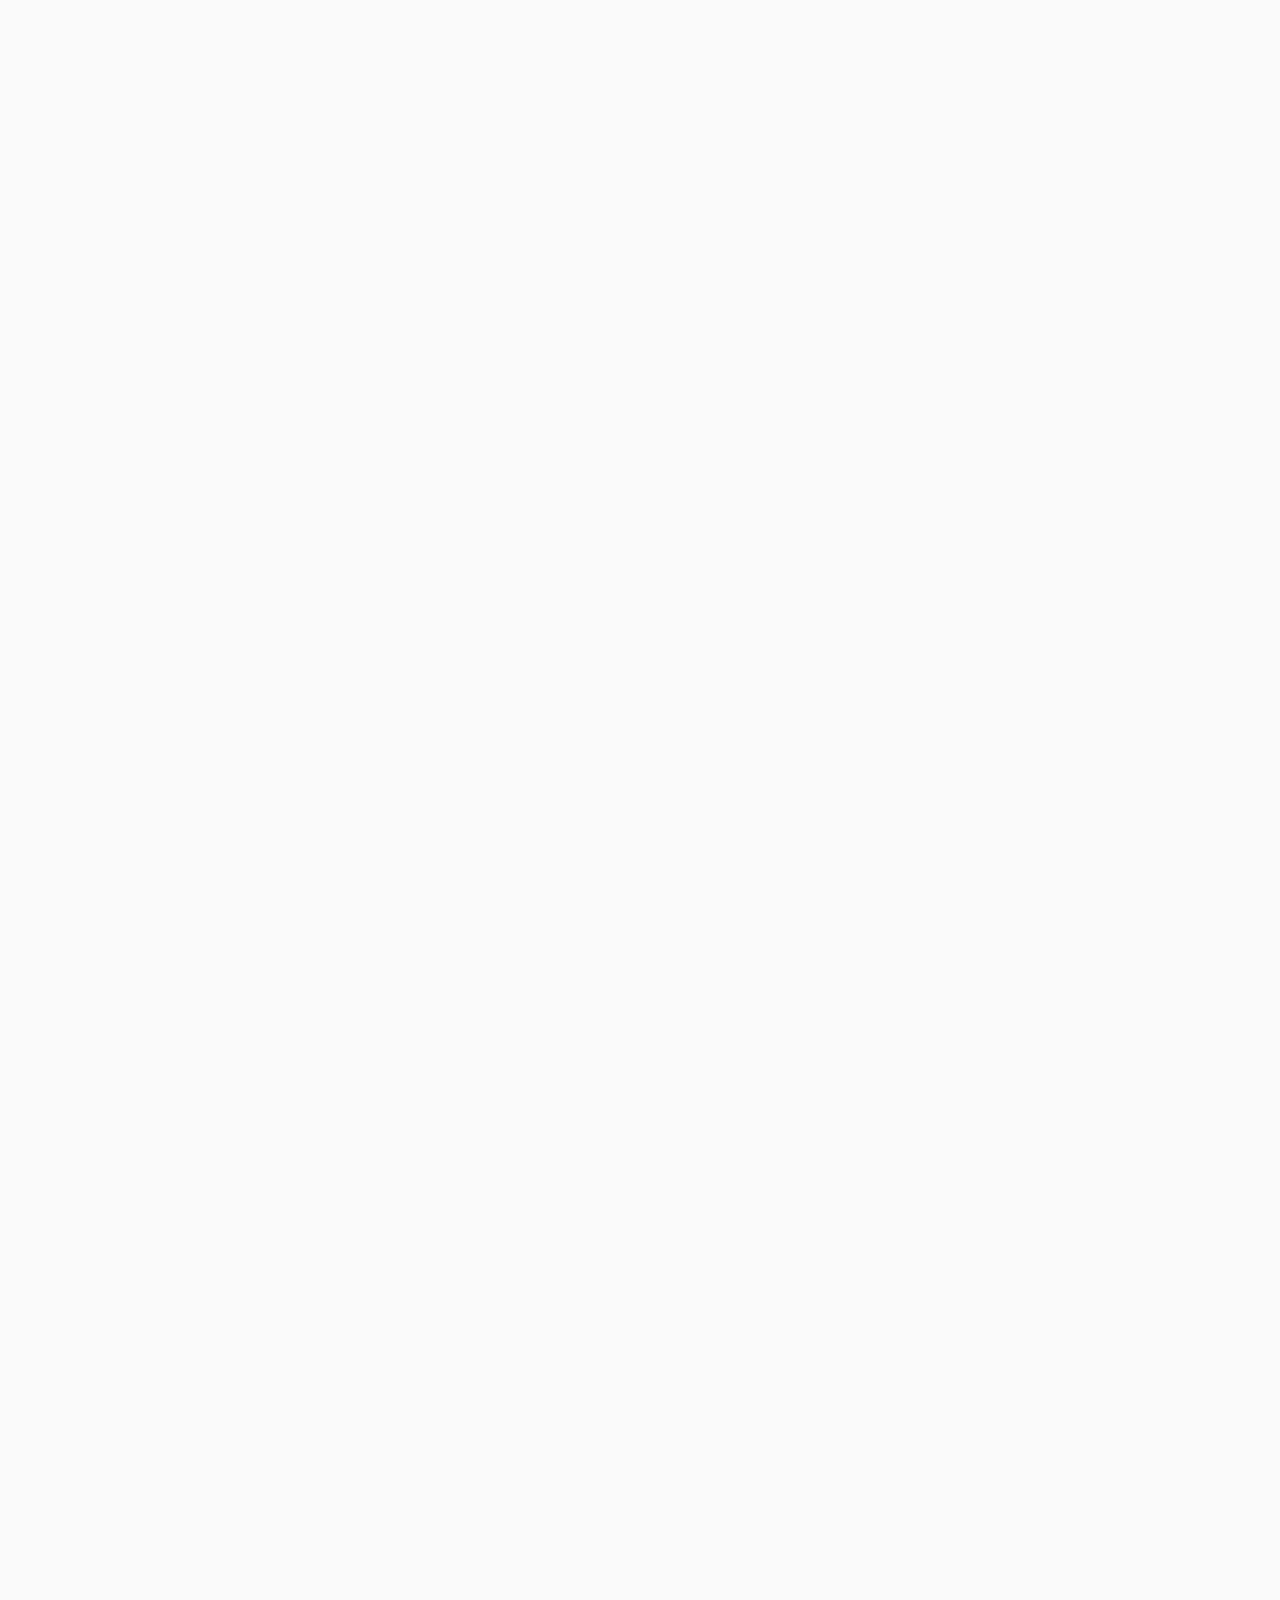
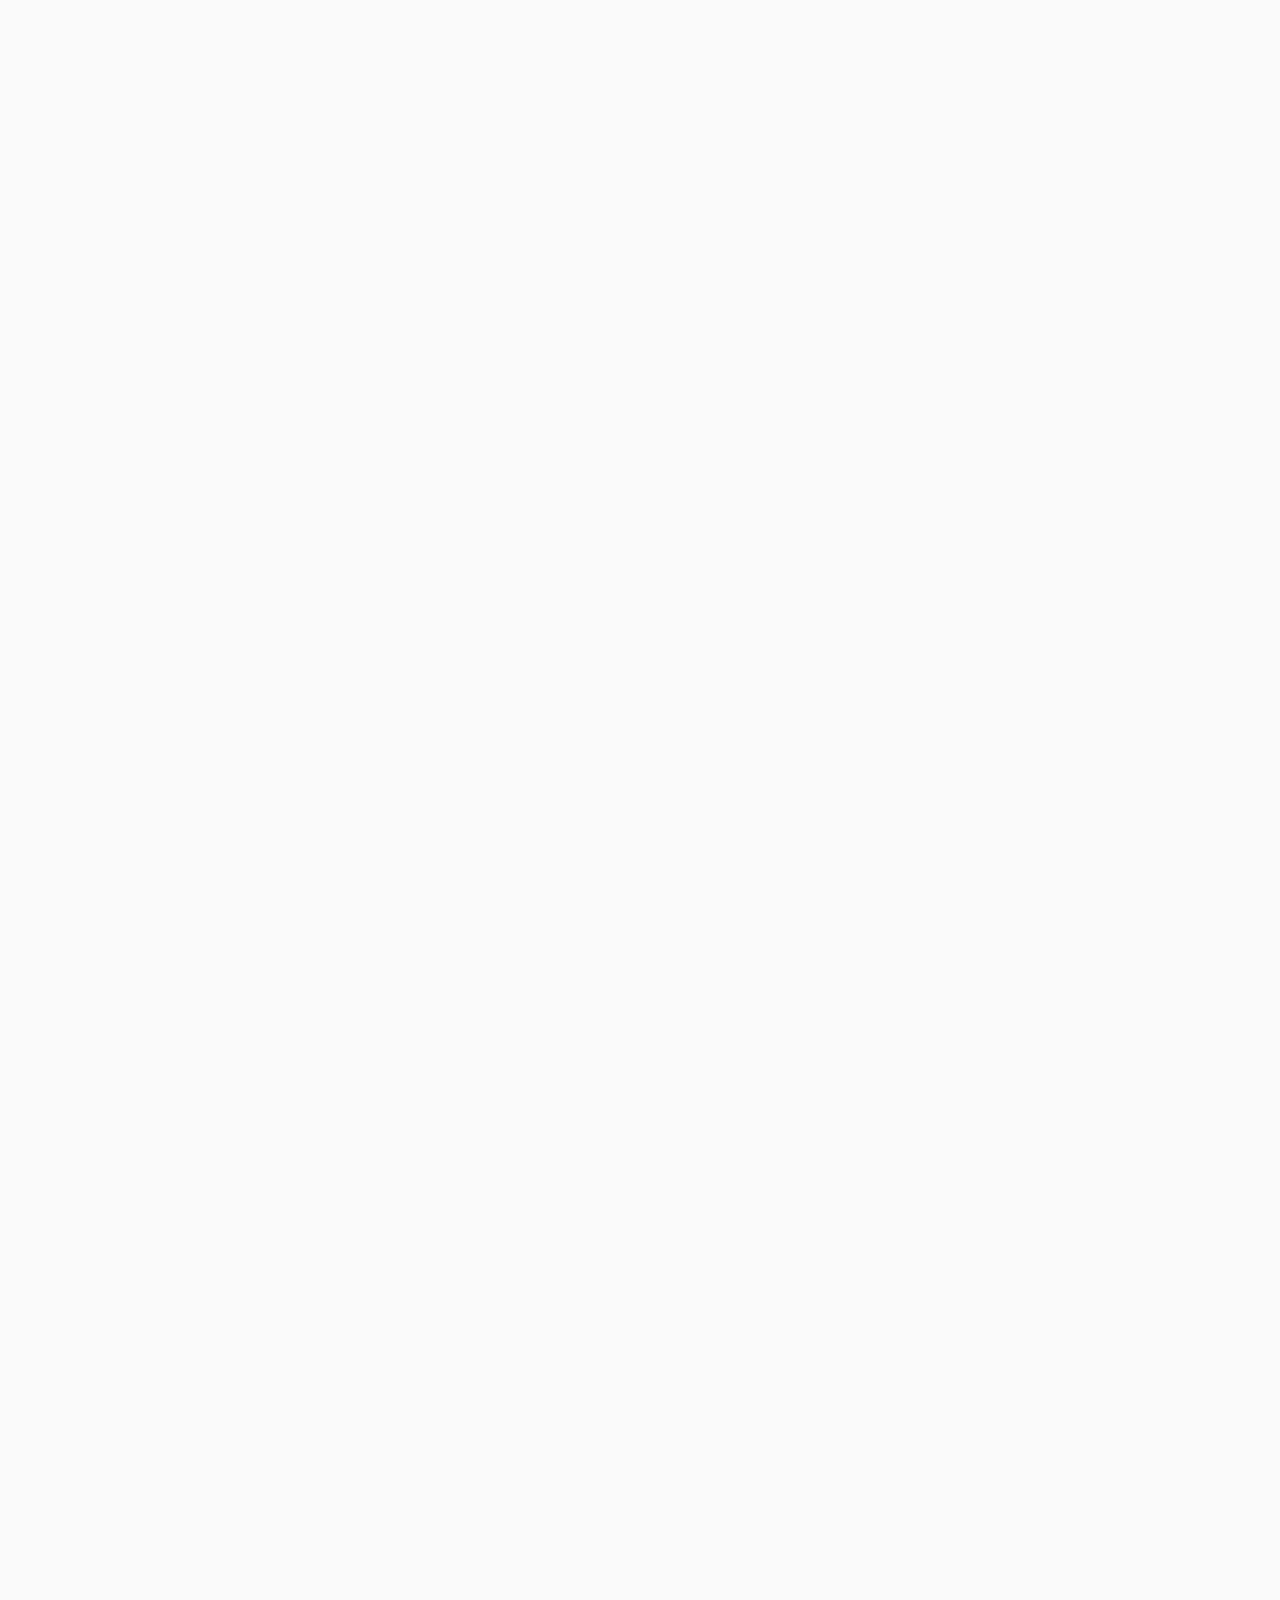
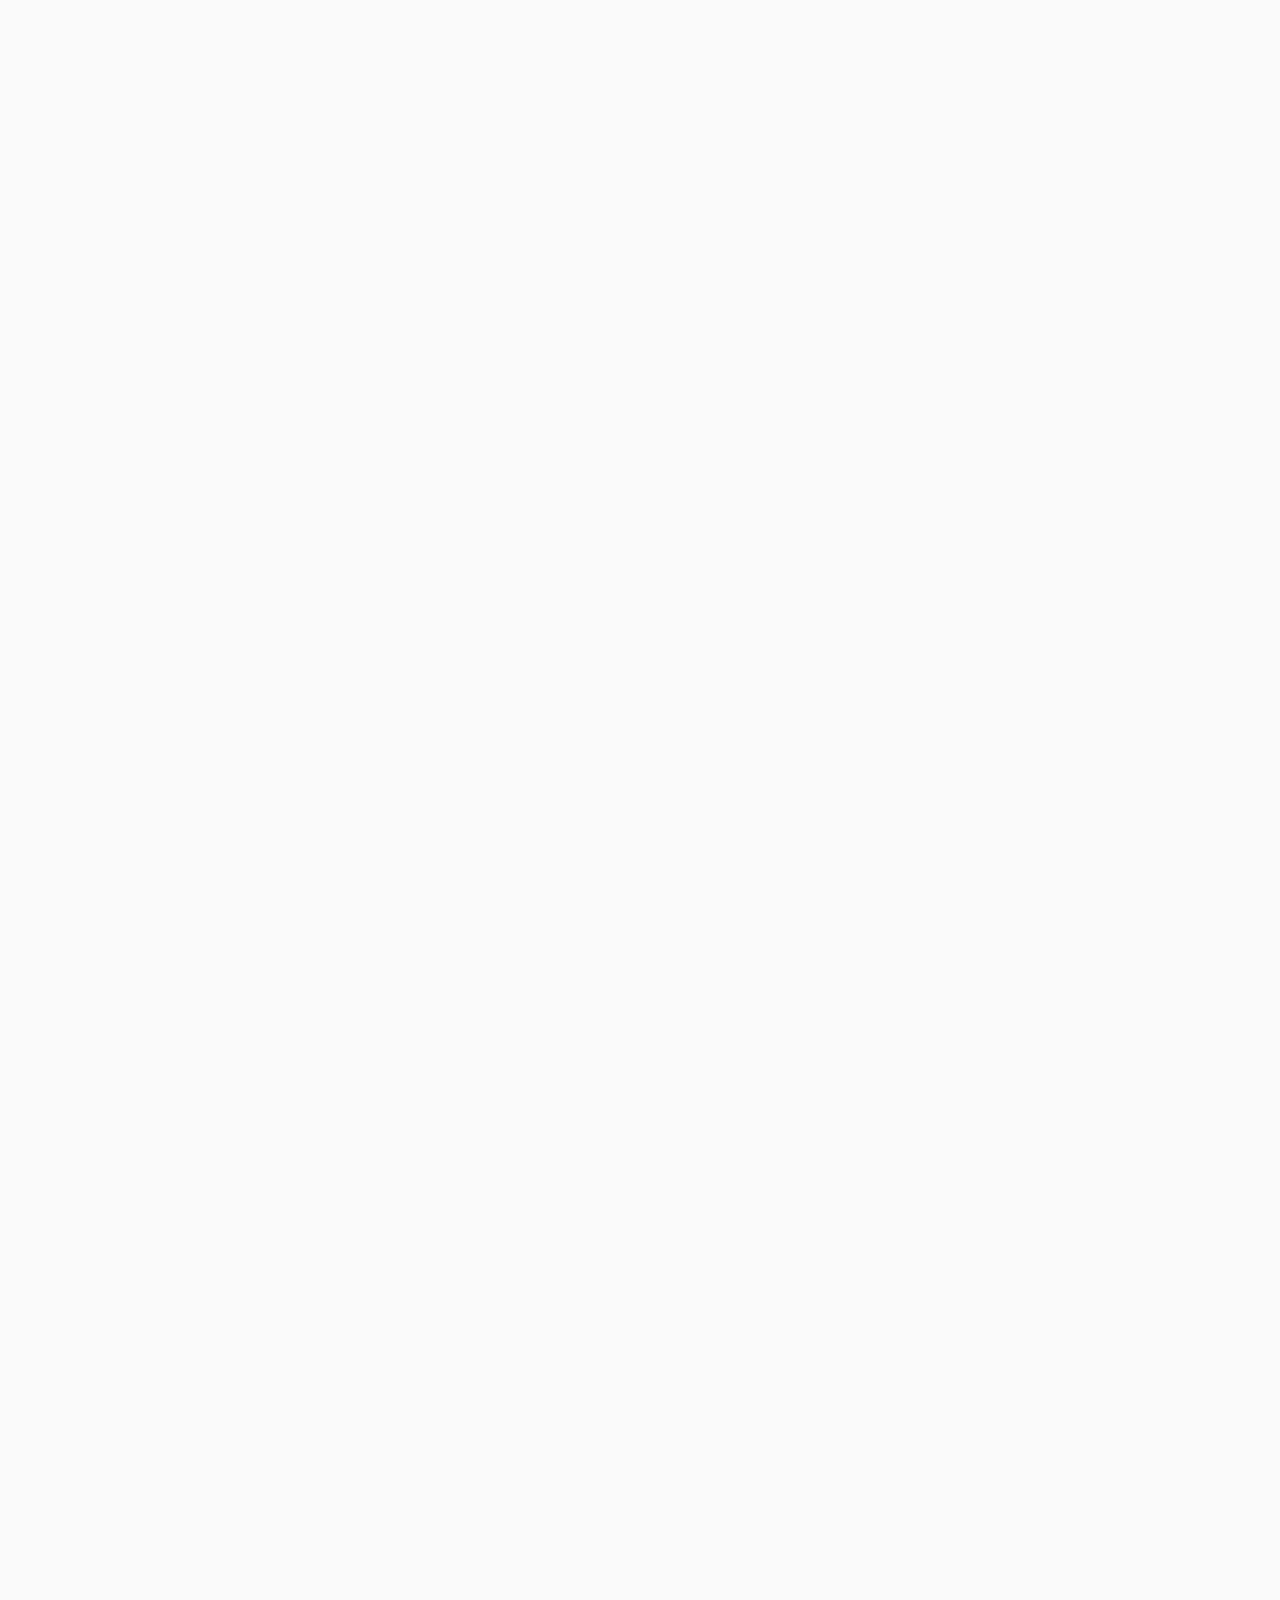
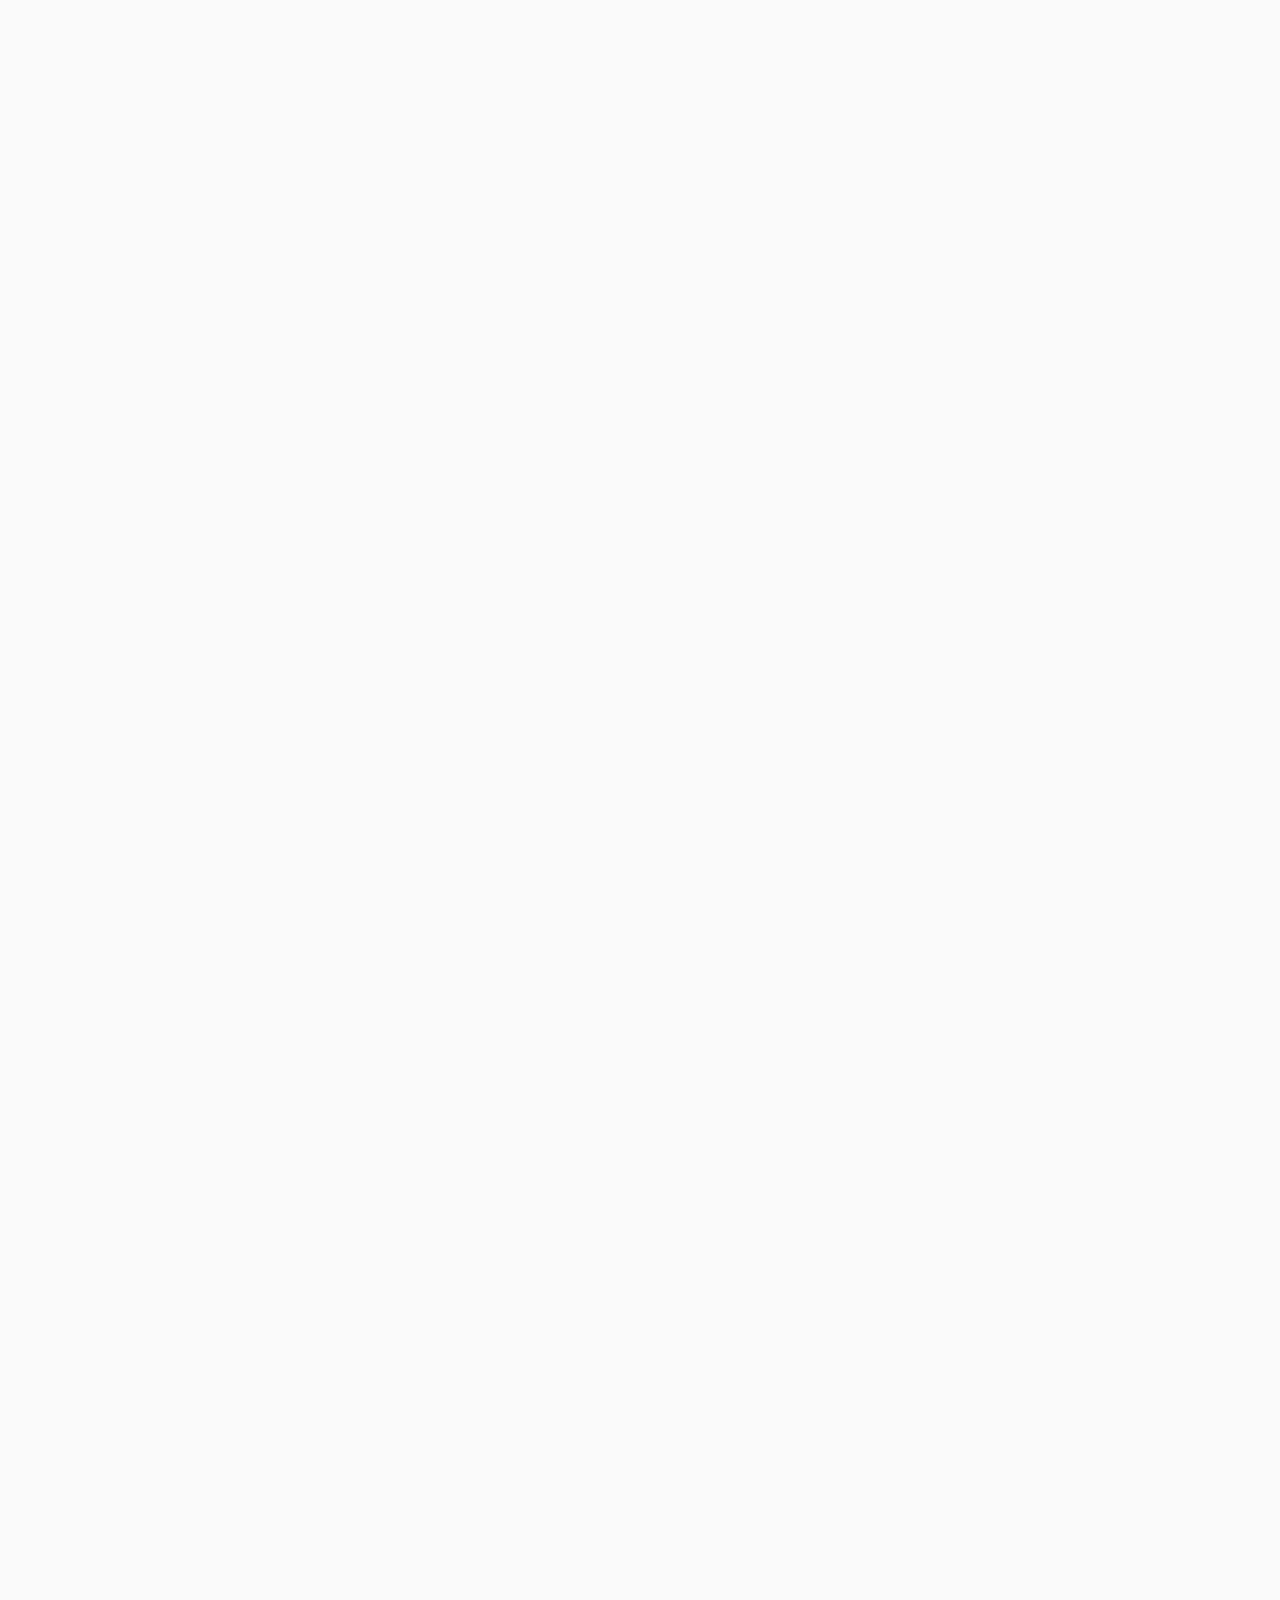
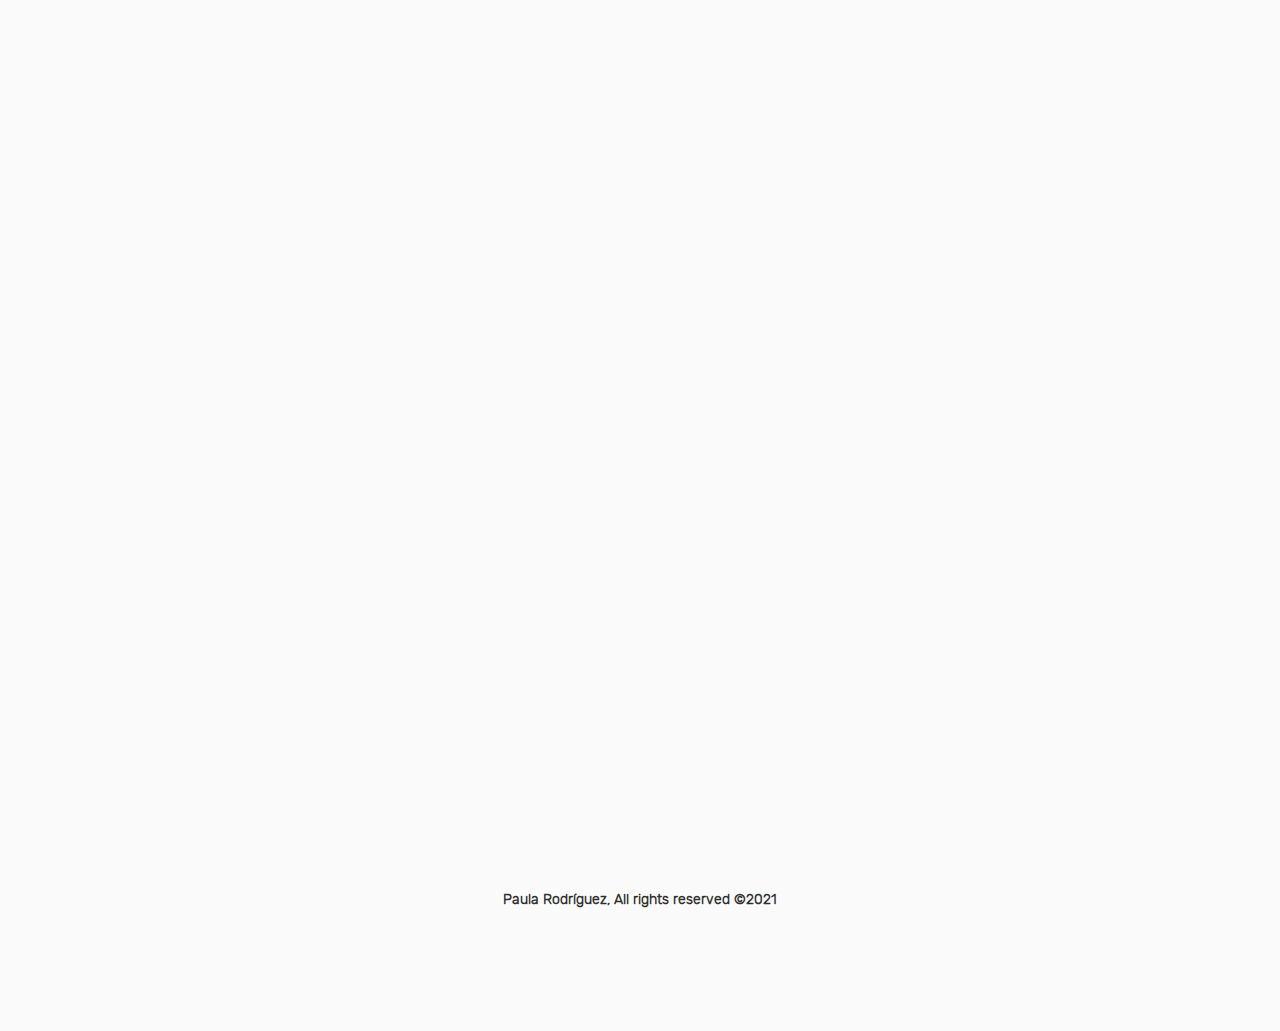
<file: projects/xbox.html>
<!doctype html>
<html lang="en">

    <head>

        <meta charset="utf-8">
        <meta name="author" content="Paula Rodriguez Ocaña">
        <meta name="description" content="UX Designer with a background in Literature, Web Content Management and e-learning. Curious, creative and analytical.">
        <meta name="keywords" content="portfolio, projects, design">
        <meta name="robots" content="index" />
        <meta name="viewport" content="width=device-width, initial-scale=1.0">

        <title>Paula Rodríguez - XBOX App Re-design</title>

<!-- CSS propio-->
        <link href="../assets/css/styles.css" rel="stylesheet"/>

        <link rel="icon" href="../assets/imgs/favicon_lion.ico"/>

    </head>

    <body>

<!--Title-->
        <header id="header" class="header_projects">
            <div class="wrapper">
                <div class="subtitle__location_projects">
                    <a href="../index.html" class="subtitle_location_text_projects">
                        Back
                    </a>
                </div>
            </div>
        </header>

        <main>

<!--Barra progreso-->            
    <div class="progreso"></div>

<!--Title-->

    <div class="wrapper">
        <h2 class="stroke">
            XBOX App Re-design
        </h2>
    </div>

<!--Slider!-->
    <section class="billboard__projects">
        <figure class="img__cover__container">
            <img src="../assets/imgs/xbox/xbox_cover.png" alt="XBOX App Re-design Cover image" class="img__cover">
        </figure>
    </section>


<!--Datos-->
    <section class="data" data-aos="fade-up" data-aos-duration="1500">
        <div class="wrapper">
            <div class="row overview"> 
                <div class="column__projects">
                    <h4>overview</h4>
                    <p class="p__projects invert">
                    The app re-design was planned as a self-study project in order to familiarize myself with 
                    re-design's process. Also, I wanted to challenge myself with a bigger project and one that required 
                    me from planning on something that already existed, understanding its flaws and adding value to it.
                    <br>
                    The main problem with the app seems to be that it finds itself in a beta phase, and thus
                    most things are still vaguely designed.
                    <br>
                    It took me about two weeks to complete it.
                    </p>   

                                
                    <h4>tools</h4>
                    <p class="p__projects invert">Miro, Figma, Airtable, Design Thinking Techniques, User Testing, FreeMind, Adobe Suite</p>  

                </div>
                <div class="column__projects">
                    <h4>year</h4>
                    <p class="p__projects invert">2021</p>
                    <h4>expectations</h4>           
                    <p class="p__projects invert">
                    - High level re-design, so it doesn't have more than 1 level in terms of structure;
                    <br>
                    - A more simple design with better user flows;
                    </p> 

                    <h4>motivations</h4>   
                    <p class="p__projects invert">
                        - Improving my UI/UX skills;
                        <br>
                        - Adding value to the current design;
                        <br>
                        - Improving my sketching and prototyping skills with 
                        tools such as Figma or Miro.
                        </p>
                </div>
            </div>
        </div>
    </section>
    <section class="row__projects" data-aos="fade-up" data-aos-duration="1000">
        <div class="column__projects__st">
        <h3>Value proposition</h3>
            </div>
        <section class="row__projects" data-aos="fade-up" data-aos-duration="1000">
            <div class="wrapper">
                    <div> 
                        <img class="img__projects__st" src="../assets/imgs/xbox/xbox_values.png" alt="XBOX App Re-design Value Proposition"/>   
                    </div>
            </div>
        </section>
    <section class="row__projects" data-aos="fade-up" data-aos-duration="1000">
        <div class="column__projects__st">
        <h3>Process</h3>
            </div>
        <section class="row__projects" data-aos="fade-up" data-aos-duration="1000">
            <div class="wrapper">
                    <div> 
                        <img class="img__projects__st" src="../assets/imgs/xbox/xbox_process.png" alt="XBOX App Re-design Process"/>   
                    </div>
            </div>
        </section>


<!--Row 1-->
<section class="row__projects" data-aos="fade-up" data-aos-duration="1500">
    <div class="wrapper">
        <div class="row space">
            <div class="column__projects__st"> 
                <h3>Overall feeling</h3>                           
                <p class="p__projects">
                    The app (to date, July 2021) has many failures, as <strong>many of the copies are misleading</strong>,
                    the social engagement system is really <strong>weak and tricky</strong>, you almost never know where in the app you are and
                    the settings tab is very <strong>misleading</strong>.
                    <br>
                    While navigating the app and understanding each section, I believed that I could design a better flow 
                    and feel for it, and here I will portray the final result of it. Again, my main objective was to 
                    <strong>add more value for the user</strong> to use the app, and for it to have a <strong>clearer structure</strong>.
                </p>
                
                <img class="img__projects__xb" src="../assets/imgs/xbox/xbox_overall.jpg" alt="XBOX App Overall notes"/>       
            </div>
        </div>
    </div>
</section>

<!--Row 2-->
<section class="row__projects" data-aos="fade-up" data-aos-duration="1500">
    <div class="wrapper">
        <div class="row space"> 
            <div class="column__projects__st">
                <h3>Wireframes and Information Architecture</h3>  
                <p class="p__projects">
                    Since this was supposed to be a re-organization of the app, the most important thing was to
                    understand the actual architecture of the app and rearranging it so that it gives the user more value.
                    <br>
                    That is why I studied where did the app failed and after taking some notes on what could be viable, 
                    I created a new Information Architecture scheme and started doing the wireframes (which are shown below).
                </p>   
                <img class="img__projects__st" src="../assets/imgs/xbox/xbox_infoarch.png" alt="XBOX App Information Architecture"/>  
                <br>
                <img class="img__projects__st" src="../assets/imgs/xbox/xbox_wireframes.png" alt="XBOX App Wireframes"/>                          
                                       
            </div>
        </div>
    </div>
</section>
<!--Row 3--> 
<section class="row__projects" data-aos="fade-up" data-aos-duration="1500">
    <div class="wrapper">
        <div class="row space"> 
            <div class="column__projects__st">
                <h3>"Recommend me" Function</h3>  
                <p class="p__projects">
                    While planning on what could be improved in the app, I've realised that the Recommendation tool didn't work as desireable, only showing 
                    a random game for the user to pick, which lead me to think about a new system.
                    <br>
                    As shown below, the current tool only displays a random game, which might <strong>not fit what the player is looking for</strong>, ignoring its preferences.
                </p>    
                <img class="img__projects__xb" src="../assets/imgs/xbox/xbox_recommendold.gif" alt="XBOX App Recommend Old Tool"/>

                <p class="p__projects">
                    Therefore I thought of creating a new randomizer, based on the <strong>Gamer Motivation model</strong> (more info about it <a href="https://quanticfoundry.com/gamer-motivation-model/" target="_blank" rel="noopener noreferrer">here</a>).
                    The Gamer Motivation model will work as to categorize the steps that the user has to go through in order for the app to recommend one game.
                    <br>
                    As shown below, the steps are the next ones: 
                    <br><br>
                    1. to pick a <em>category</em> for the game, depending on the user's mood;
                    <br>
                    2. to pick a <em>epoque</em> for the game, depending on when it was released;
                    <br>
                    3. to pick a <em>duration</em> for the game, depending on how much time the user wants to invest on it.
                </p>  

                <iframe class="hidden" style="border: 1px solid rgba(0, 0, 0, 0.1);" width="800" 
                height="450" src="https://www.figma.com/embed?embed_host=share&url=https%3A%2F%2Fwww.figma.com%2Fproto%2FfqAIxNvM9UfDp8VzfzhT65%2FRecommend-me-prototype%3Fpage-id%3D0%253A1%26node-id%3D1%253A14%26viewport%3D40%252C237%252C0.4032127261161804%26scaling%3Dmin-zoom" 
                allowfullscreen></iframe>    
                <div class="button-container hidden__desktop">
                    <a href="https://www.figma.com/embed?embed_host=share&url=https%3A%2F%2Fwww.figma.com%2Fproto%2FfqAIxNvM9UfDp8VzfzhT65%2FRecommend-me-prototype%3Fpage-id%3D0%253A1%26node-id%3D1%253A14%26viewport%3D40%252C237%252C0.4032127261161804%26scaling%3Dmin-zoom"
                    target="_blank" rel="noopener noreferrer">
                        <div class="button">See prototype on Figma</div>
                    </a>
                </div>              
            </div>
        </div>
    </div>
</section>
<!--Row 4-->
<section class="row__projects" data-aos="fade-up" data-aos-duration="1500">
    <div class="wrapper">
        <div class="row space"> 
            <div class="column__projects__st">
                <h3>Game Pass Section Re-design</h3>  
                <p class="p__projects">
                    The Game Pass section can be though as the core of the app, that is why some changes
                    needed to be done in order to follow the planned objectives. Although I will be explaining the improvements 
                    with its images, the project is better understood when navigating the prototype.
                    <br>

                    Since the app should revolve around the idea of the player's preference <strong>to keep an engagement</strong>,
                    putting something first for the player to enjoy is a must. That is why, the highlights for the games
                    in a header remain the same, but the first thing that the player will encounter while scrolling is
                    a "You might like" section together with the recommendation tool. (Before this, the user would find first
                    the "Recently added" category, which can be placed down below).
                </p>
                    <img class="img__projects__xb" src="../assets/imgs/xbox/xbox_gamepass1.png" alt="XBOX App Game Pass change"/>

                <p class="p__projects">

                    Also, categories/genres for the games are displayed earlier (as opposed to the normal app where they are at the bottom),
                    so that the user can <strong>easily access and understand</strong> how games are displayed. After this, different carrousels with 
                    selected games are displayed (as in the real app).
                </p>
                
                <img class="img__projects__xb" src="../assets/imgs/xbox/xbox_gamepass2.png" alt="XBOX App Game Pass change"/>

                <p class="p__projects">
                    As in the app per se, menu tabs have been added so that they displayed when the user hovers over the different app categories,
                    making it easier to <strong>access things faster</strong>. Also, the sections have been rearranged, so the Game Pass and Store 
                    (which contain the games) are first, and the Social section is relegated to a third position, so there is <strong>more congruence in
                    between tabs</strong>.
                </p>     

                <img class="img__projects__xb" src="../assets/imgs/xbox/xbox_tabs.gif" alt="XBOX App Game Pass change"/>

                <p class="p__projects">
                    Lastly, the games' card is <strong>better organised</strong>, displaying fewer information on the Home screen, but amplified when
                    clicking on the "See all" button, where all information will be displayed. 
                    <br>
                    (When in the prototype, click on the Doom eternal game to see an example).  
                </p>

                <div class="button-container">
                    <a href="https://www.figma.com/proto/fqAIxNvM9UfDp8VzfzhT65/Recommend-me-prototype?page-id=114%3A2&node-id=123%3A205&viewport=722%2C1194%2C0.07309014350175858&scaling=min-zoom"
                    target="_blank" rel="noopener noreferrer">
                        <div class="button">See prototype on Figma</div>
                    </a>
                </div>  

            </div>
        </div>
    </div>
</section>

<!--Row 5-->
<section class="row__projects" data-aos="fade-up" data-aos-duration="1500">
    <div class="wrapper">
        <div class="row space"> 
            <div class="column__projects__st">
                <h3>Store Section Re-design</h3>  
                <p class="p__projects">
                    The Store section was designed as to be a mirror to the Game Pass section with a few changes.
                    As it feels really empty and soulless on the original design, I believe that doing some minimal
                    changes to it might increase its value and overall look.
                    <br>
                    These changes would include a more social engagement in which a <strong>Wishlist</strong> on 
                    the main page is displayed.
                </p>

                <img class="img__projects__xb" src="../assets/imgs/xbox/xbox_store0.png" alt="XBOX App Store change"/>

                <p class="p__projects">
                    Also, to add a more touch and value to the social part of the app, the games that your friends
                    have liked and are playing are also displayed on the main page of the store, which doesn't happen
                    in the original app.
                </p>
                
                <img class="img__projects__xb" src="../assets/imgs/xbox/xbox_store1.png" alt="XBOX App Store change"/>

                <p class="p__projects">
                    If you want to have a better feel of what the Store looks like, check the prototype! (Also,
                    for the game's card, check the Doom Eternal one)
                </p>

                <div class="button-container">
                    <a href="https://www.figma.com/proto/fqAIxNvM9UfDp8VzfzhT65/Recommend-me-prototype?page-id=84%3A2&node-id=84%3A2029&viewport=871%2C267%2C0.13119864463806152&scaling=min-zoom"
                    target="_blank" rel="noopener noreferrer">
                        <div class="button">See prototype on Figma</div>
                    </a>
                </div> 

            </div>
        </div>
    </div>
</section>

<!--Row 5-->
<section class="row__projects" data-aos="fade-up" data-aos-duration="1500">
    <div class="wrapper">
        <div class="row space"> 
            <div class="column__projects__st">
                <h3>Social Section Re-design</h3>  
                <p class="p__projects">
                    Regarding the Social section, the actual one <strong>lacks a simple layout</strong>, making it difficult to understand
                    the main flow and many of the actions that can be done.
                    Some of the main reasons for a social section is to see what your friends are playing and to chat with them,
                    and this was lacking in the old one, as it was very difficult to start a conversation or even befriend someone.
                    <br>
                    In the proposed design, the Social section is made of two tabs: one for <strong>friends</strong> and one for <strong>messages</strong> (both are
                    connected). For instance, in the friends section you'll find games that your friends are playing and they've enjoyed.
                    Also, there is a function were you'll be able to <strong>link other accounts</strong> in order to engage more with the Microsoft platform.
                    <br>
                    The friends with whom you interact the most will appear first, and from there you'll be able to send them a message. 
                </p>

                    <img class="img__projects__xb" src="../assets/imgs/xbox/xbox_social1.png" alt="XBOX App Social change"/>

                <p class="p__projects">
                    On the other hand, the message section ressembles more of an average message app, where you have a sidebar with your 
                    last messages and a central part for deploying the message you are in right now. This can be better seen in the prototype down below.
                </p>  

                <img class="img__projects__xb" src="../assets/imgs/xbox/xbox_social2.png" alt="XBOX App Social change"/>

                <div class="button-container">
                    <a href="https://www.figma.com/proto/fqAIxNvM9UfDp8VzfzhT65/Recommend-me-prototype?page-id=84%3A3957&node-id=84%3A4005&viewport=770%2C523%2C0.4839809238910675&scaling=min-zoom"
                    target="_blank" rel="noopener noreferrer">
                        <div class="button">See prototype on Figma</div>
                    </a>
                </div>  

            </div>
        </div>
    </div>
</section>

<!--Row 6-->
<section class="row__projects" data-aos="fade-up" data-aos-duration="1500">
    <div class="wrapper">
        <div class="row space"> 
            <div class="column__projects__st">
                <h3>Profile Section Re-Design</h3>  
                <p class="p__projects">
                    The changes in the profile were made to portray a clearer UI and eliminate the message section. 
                    In this new profile design, you can quickly change or edit your profile and access the settings of the app.
                    Also, more data from the player is showed, which will help create a bigger audience since there is more
                    social value to it.

                <img class="img__projects__xb" src="../assets/imgs/xbox/xbox_profile.png" alt="XBOX App Profile Old"/>       
  
                <div class="button-container">
                    <a href="https://www.figma.com/embed?embed_host=share&url=https%3A%2F%2Fwww.figma.com%2Fproto%2FfqAIxNvM9UfDp8VzfzhT65%2FRecommend-me-prototype%3Fpage-id%3D42%253A2%26node-id%3D42%253A45%26viewport%3D1326%252C566%252C0.4252803325653076%26scaling%3Dmin-zoom" 
                    target="_blank" rel="noopener noreferrer">
                        <div class="button">See prototype on Figma</div>
                    </a>
                </div>                      
            </div>
        </div>
    </div>
</section>

<!--Conclusions-->
<section class="row__projects" data-aos="fade-up" data-aos-duration="1500">
    <div class="wrapper">
        <br/>
        <h3>Conclusions</h3>
        <br/>
        <div class="row"> 
 
            <div class="column__projects__conclusion">
                         
                <p class="p__projects">
                    <strong>1.</strong> Overall, the main problem with the user flows was that
                    they were not obvious and most times the user could get lost in between levels.</p>
    
            </div>
            <div class="column__projects__conclusion">
                <p class="p__projects">
                    <strong>2.</strong> The "Recommend Me" tool was not very efficient as it didn't have basis
                    on why it showcased a specific game instead of another.</p>

            </div>

            <div class="column__projects__conclusion">
                <p class="p__projects">
                    <strong>3.</strong> The app itself is in a beta stage, but many things must be improved
                    in order to create a more engaging system. </p>

            </div>
            
        </div>
    </div>
</section>

<!--Thank you-->
<section class="end__projects" data-aos="fade-up" data-aos-duration="1500">
    <div class="wrapper"> 
        <p class="thankyou">Thank you!</p>
        
    </div>

    <div id="arrowbottom" class="arrow__bottom__projects">
        <svg xmlns="http://www.w3.org/2000/svg" viewBox="0 0 512 512">
            <path d="M248.5 3.1l-160 160c-4.2 4.2-4.2 10.9 0 15.1s10.9 
            4.2 15.1 0L245.4 36.4v464.9c-.1 5.9 4.7 10.7 10.6 10.7s10.7-4.8 
            10.7-10.7V36.4l141.8 141.8c4.2 4.2 10.9 4.2 15.1 0 2.1-2.1 3.1-4.8 
            3.1-7.5s-1-5.5-3.1-7.5l-160-160c-4.2-4.2-11-4.2-15.1-.1z" fill="#303030"/></svg>
    </div>
</section>

        </main>
        <footer class="footer__projects">
            Paula Rodríguez, All rights reserved ©2021
        </footer>

        <!-- Javascript-->
            <!-- slider de projects-->
            <script src="../assets/js/splide-2.4.21/dist/js/splide.min.js"></script>
            <script src="https://unpkg.com/aos@2.3.1/dist/aos.js"></script>
            <script src="https://ajax.googleapis.com/ajax/libs/jquery/3.3.1/jquery.min.js"></script>
            <script src="../assets/js/app.js"></script>

    </body>

    <!-- CSS slider / aos library-->
    <link rel="stylesheet" href="../assets/js/splide-2.4.21/dist/css/splide.min.css">
    <link rel="stylesheet" href="../assets/js/splide-2.4.21/dist/css/themes/splide-sea-green.min.css">
    <link href="https://unpkg.com/aos@2.3.1/dist/aos.css" rel="stylesheet">

</html>
</file>
<file: assets/js/typed.js-master/docs/assets/bass.css>
/*! Basscss | http://basscss.com | MIT License */

.h1{ font-size: 2rem }
.h2{ font-size: 1.5rem }
.h3{ font-size: 1.25rem }
.h4{ font-size: 1rem }
.h5{ font-size: .875rem }
.h6{ font-size: .75rem }

.font-family-inherit{ font-family:inherit }
.font-size-inherit{ font-size:inherit }
.text-decoration-none{ text-decoration:none }

.bold{ font-weight: bold; font-weight: bold }
.regular{ font-weight:normal }
.italic{ font-style:italic }
.caps{ text-transform:uppercase; letter-spacing: .2em; }

.left-align{ text-align:left }
.center{ text-align:center }
.right-align{ text-align:right }
.justify{ text-align:justify }

.nowrap{ white-space:nowrap }
.break-word{ word-wrap:break-word }

.line-height-1{ line-height: 1 }
.line-height-2{ line-height: 1.125 }
.line-height-3{ line-height: 1.25 }
.line-height-4{ line-height: 1.5 }

.list-style-none{ list-style:none }
.underline{ text-decoration:underline }

.truncate{
  max-width:100%;
  overflow:hidden;
  text-overflow:ellipsis;
  white-space:nowrap;
}

.list-reset{
  list-style:none;
  padding-left:0;
}

.inline{ display:inline }
.block{ display:block }
.inline-block{ display:inline-block }
.table{ display:table }
.table-cell{ display:table-cell }

.overflow-hidden{ overflow:hidden }
.overflow-scroll{ overflow:scroll }
.overflow-auto{ overflow:auto }

.clearfix:before,
.clearfix:after{
  content:" ";
  display:table
}
.clearfix:after{ clear:both }

.left{ float:left }
.right{ float:right }

.fit{ max-width:100% }

.max-width-1{ max-width: 24rem }
.max-width-2{ max-width: 32rem }
.max-width-3{ max-width: 48rem }
.max-width-4{ max-width: 64rem }

.border-box{ box-sizing:border-box }

.align-baseline{ vertical-align:baseline }
.align-top{ vertical-align:top }
.align-middle{ vertical-align:middle }
.align-bottom{ vertical-align:bottom }

.m0{ margin:0 }
.mt0{ margin-top:0 }
.mr0{ margin-right:0 }
.mb0{ margin-bottom:0 }
.ml0{ margin-left:0 }
.mx0{ margin-left:0; margin-right:0 }
.my0{ margin-top:0; margin-bottom:0 }

.m1{ margin: .5rem }
.mt1{ margin-top: .5rem }
.mr1{ margin-right: .5rem }
.mb1{ margin-bottom: .5rem }
.ml1{ margin-left: .5rem }
.mx1{ margin-left: .5rem; margin-right: .5rem }
.my1{ margin-top: .5rem; margin-bottom: .5rem }

.m2{ margin: 1rem }
.mt2{ margin-top: 1rem }
.mr2{ margin-right: 1rem }
.mb2{ margin-bottom: 1rem }
.ml2{ margin-left: 1rem }
.mx2{ margin-left: 1rem; margin-right: 1rem }
.my2{ margin-top: 1rem; margin-bottom: 1rem }

.m3{ margin: 2rem }
.mt3{ margin-top: 2rem }
.mr3{ margin-right: 2rem }
.mb3{ margin-bottom: 2rem }
.ml3{ margin-left: 2rem }
.mx3{ margin-left: 2rem; margin-right: 2rem }
.my3{ margin-top: 2rem; margin-bottom: 2rem }

.m4{ margin: 4rem }
.mt4{ margin-top: 4rem }
.mr4{ margin-right: 4rem }
.mb4{ margin-bottom: 4rem }
.ml4{ margin-left: 4rem }
.mx4{ margin-left: 4rem; margin-right: 4rem }
.my4{ margin-top: 4rem; margin-bottom: 4rem }

.mxn1{ margin-left: -.5rem; margin-right: -.5rem; }
.mxn2{ margin-left: -1rem; margin-right: -1rem; }
.mxn3{ margin-left: -2rem; margin-right: -2rem; }
.mxn4{ margin-left: -4rem; margin-right: -4rem; }

.ml-auto{ margin-left:auto }
.mr-auto{ margin-right:auto }
.mx-auto{ margin-left:auto; margin-right:auto; }

.p0{ padding:0 }
.pt0{ padding-top:0 }
.pr0{ padding-right:0 }
.pb0{ padding-bottom:0 }
.pl0{ padding-left:0 }
.px0{ padding-left:0; padding-right:0 }
.py0{ padding-top:0;  padding-bottom:0 }

.p1{ padding: .5rem }
.pt1{ padding-top: .5rem }
.pr1{ padding-right: .5rem }
.pb1{ padding-bottom: .5rem }
.pl1{ padding-left: .5rem }
.py1{ padding-top: .5rem; padding-bottom: .5rem }
.px1{ padding-left: .5rem; padding-right: .5rem }

.p2{ padding: 1rem }
.pt2{ padding-top: 1rem }
.pr2{ padding-right: 1rem }
.pb2{ padding-bottom: 1rem }
.pl2{ padding-left: 1rem }
.py2{ padding-top: 1rem; padding-bottom: 1rem }
.px2{ padding-left: 1rem; padding-right: 1rem }

.p3{ padding: 2rem }
.pt3{ padding-top: 2rem }
.pr3{ padding-right: 2rem }
.pb3{ padding-bottom: 2rem }
.pl3{ padding-left: 2rem }
.py3{ padding-top: 2rem; padding-bottom: 2rem }
.px3{ padding-left: 2rem; padding-right: 2rem }

.p4{ padding: 4rem }
.pt4{ padding-top: 4rem }
.pr4{ padding-right: 4rem }
.pb4{ padding-bottom: 4rem }
.pl4{ padding-left: 4rem }
.py4{ padding-top: 4rem; padding-bottom: 4rem }
.px4{ padding-left: 4rem; padding-right: 4rem }

.col{
  float:left;
  box-sizing:border-box;
}

.col-right{
  float:right;
  box-sizing:border-box;
}

.col-1{
  width:8.33333%;
}

.col-2{
  width:16.66667%;
}

.col-3{
  width:25%;
}

.col-4{
  width:33.33333%;
}

.col-5{
  width:41.66667%;
}

.col-6{
  width:50%;
}

.col-7{
  width:58.33333%;
}

.col-8{
  width:66.66667%;
}

.col-9{
  width:75%;
}

.col-10{
  width:83.33333%;
}

.col-11{
  width:91.66667%;
}

.col-12{
  width:100%;
}
@media (min-width: 40em){

  .sm-col{
    float:left;
    box-sizing:border-box;
  }

  .sm-col-right{
    float:right;
    box-sizing:border-box;
  }

  .sm-col-1{
    width:8.33333%;
  }

  .sm-col-2{
    width:16.66667%;
  }

  .sm-col-3{
    width:25%;
  }

  .sm-col-4{
    width:33.33333%;
  }

  .sm-col-5{
    width:41.66667%;
  }

  .sm-col-6{
    width:50%;
  }

  .sm-col-7{
    width:58.33333%;
  }

  .sm-col-8{
    width:66.66667%;
  }

  .sm-col-9{
    width:75%;
  }

  .sm-col-10{
    width:83.33333%;
  }

  .sm-col-11{
    width:91.66667%;
  }

  .sm-col-12{
    width:100%;
  }

}
@media (min-width: 52em){

  .md-col{
    float:left;
    box-sizing:border-box;
  }

  .md-col-right{
    float:right;
    box-sizing:border-box;
  }

  .md-col-1{
    width:8.33333%;
  }

  .md-col-2{
    width:16.66667%;
  }

  .md-col-3{
    width:25%;
  }

  .md-col-4{
    width:33.33333%;
  }

  .md-col-5{
    width:41.66667%;
  }

  .md-col-6{
    width:50%;
  }

  .md-col-7{
    width:58.33333%;
  }

  .md-col-8{
    width:66.66667%;
  }

  .md-col-9{
    width:75%;
  }

  .md-col-10{
    width:83.33333%;
  }

  .md-col-11{
    width:91.66667%;
  }

  .md-col-12{
    width:100%;
  }

}
@media (min-width: 64em){

  .lg-col{
    float:left;
    box-sizing:border-box;
  }

  .lg-col-right{
    float:right;
    box-sizing:border-box;
  }

  .lg-col-1{
    width:8.33333%;
  }

  .lg-col-2{
    width:16.66667%;
  }

  .lg-col-3{
    width:25%;
  }

  .lg-col-4{
    width:33.33333%;
  }

  .lg-col-5{
    width:41.66667%;
  }

  .lg-col-6{
    width:50%;
  }

  .lg-col-7{
    width:58.33333%;
  }

  .lg-col-8{
    width:66.66667%;
  }

  .lg-col-9{
    width:75%;
  }

  .lg-col-10{
    width:83.33333%;
  }

  .lg-col-11{
    width:91.66667%;
  }

  .lg-col-12{
    width:100%;
  }

}
.flex{ display:-webkit-box; display:-webkit-flex; display:-ms-flexbox; display:flex }

@media (min-width: 40em){
  .sm-flex{ display:-webkit-box; display:-webkit-flex; display:-ms-flexbox; display:flex }
}

@media (min-width: 52em){
  .md-flex{ display:-webkit-box; display:-webkit-flex; display:-ms-flexbox; display:flex }
}

@media (min-width: 64em){
  .lg-flex{ display:-webkit-box; display:-webkit-flex; display:-ms-flexbox; display:flex }
}

.flex-column{ -webkit-box-orient:vertical; -webkit-box-direction:normal; -webkit-flex-direction:column; -ms-flex-direction:column; flex-direction:column }
.flex-wrap{ -webkit-flex-wrap:wrap; -ms-flex-wrap:wrap; flex-wrap:wrap }

.items-start{ -webkit-box-align:start; -webkit-align-items:flex-start; -ms-flex-align:start; -ms-grid-row-align:flex-start; align-items:flex-start }
.items-end{ -webkit-box-align:end; -webkit-align-items:flex-end; -ms-flex-align:end; -ms-grid-row-align:flex-end; align-items:flex-end }
.items-center{ -webkit-box-align:center; -webkit-align-items:center; -ms-flex-align:center; -ms-grid-row-align:center; align-items:center }
.items-baseline{ -webkit-box-align:baseline; -webkit-align-items:baseline; -ms-flex-align:baseline; -ms-grid-row-align:baseline; align-items:baseline }
.items-stretch{ -webkit-box-align:stretch; -webkit-align-items:stretch; -ms-flex-align:stretch; -ms-grid-row-align:stretch; align-items:stretch }

.self-start{ -webkit-align-self:flex-start; -ms-flex-item-align:start; align-self:flex-start }
.self-end{ -webkit-align-self:flex-end; -ms-flex-item-align:end; align-self:flex-end }
.self-center{ -webkit-align-self:center; -ms-flex-item-align:center; align-self:center }
.self-baseline{ -webkit-align-self:baseline; -ms-flex-item-align:baseline; align-self:baseline }
.self-stretch{ -webkit-align-self:stretch; -ms-flex-item-align:stretch; align-self:stretch }

.justify-start{ -webkit-box-pack:start; -webkit-justify-content:flex-start; -ms-flex-pack:start; justify-content:flex-start }
.justify-end{ -webkit-box-pack:end; -webkit-justify-content:flex-end; -ms-flex-pack:end; justify-content:flex-end }
.justify-center{ -webkit-box-pack:center; -webkit-justify-content:center; -ms-flex-pack:center; justify-content:center }
.justify-between{ -webkit-box-pack:justify; -webkit-justify-content:space-between; -ms-flex-pack:justify; justify-content:space-between }
.justify-around{ -webkit-justify-content:space-around; -ms-flex-pack:distribute; justify-content:space-around }

.content-start{ -webkit-align-content:flex-start; -ms-flex-line-pack:start; align-content:flex-start }
.content-end{ -webkit-align-content:flex-end; -ms-flex-line-pack:end; align-content:flex-end }
.content-center{ -webkit-align-content:center; -ms-flex-line-pack:center; align-content:center }
.content-between{ -webkit-align-content:space-between; -ms-flex-line-pack:justify; align-content:space-between }
.content-around{ -webkit-align-content:space-around; -ms-flex-line-pack:distribute; align-content:space-around }
.content-stretch{ -webkit-align-content:stretch; -ms-flex-line-pack:stretch; align-content:stretch }
.flex-auto{
  -webkit-box-flex:1;
  -webkit-flex:1 1 auto;
      -ms-flex:1 1 auto;
          flex:1 1 auto;
  min-width:0;
  min-height:0;
}
.flex-none{ -webkit-box-flex:0; -webkit-flex:none; -ms-flex:none; flex:none }

.order-0{ -webkit-box-ordinal-group:1; -webkit-order:0; -ms-flex-order:0; order:0 }
.order-1{ -webkit-box-ordinal-group:2; -webkit-order:1; -ms-flex-order:1; order:1 }
.order-2{ -webkit-box-ordinal-group:3; -webkit-order:2; -ms-flex-order:2; order:2 }
.order-3{ -webkit-box-ordinal-group:4; -webkit-order:3; -ms-flex-order:3; order:3 }
.order-last{ -webkit-box-ordinal-group:100000; -webkit-order:99999; -ms-flex-order:99999; order:99999 }

.relative{ position:relative }
.absolute{ position:absolute }
.fixed{ position:fixed }

.top-0{ top:0 }
.right-0{ right:0 }
.bottom-0{ bottom:0 }
.left-0{ left:0 }

.z1{ z-index: 1 }
.z2{ z-index: 2 }
.z3{ z-index: 3 }
.z4{ z-index: 4 }

.border{
  border-style:solid;
  border-width: 1px;
}

.border-top{
  border-top-style:solid;
  border-top-width: 1px;
}

.border-right{
  border-right-style:solid;
  border-right-width: 1px;
}

.border-bottom{
  border-bottom-style:solid;
  border-bottom-width: 1px;
}

.border-left{
  border-left-style:solid;
  border-left-width: 1px;
}

.border-none{ border:0 }

.rounded{ border-radius: 3px }
.circle{ border-radius:50% }

.rounded-top{ border-radius: 3px 3px 0 0 }
.rounded-right{ border-radius: 0 3px 3px 0 }
.rounded-bottom{ border-radius: 0 0 3px 3px }
.rounded-left{ border-radius: 3px 0 0 3px }

.not-rounded{ border-radius:0 }

.hide{
  position:absolute !important;
  height:1px;
  width:1px;
  overflow:hidden;
  clip:rect(1px, 1px, 1px, 1px);
}

@media (max-width: 40em){
  .xs-hide{ display:none !important }
}

@media (min-width: 40em) and (max-width: 52em){
  .sm-hide{ display:none !important }
}

@media (min-width: 52em) and (max-width: 64em){
  .md-hide{ display:none !important }
}

@media (min-width: 64em){
  .lg-hide{ display:none !important }
}

.display-none{ display:none !important }
</file>
<file: assets/js/typed.js-master/docs/assets/style.css>
.documentation {
  font-family: Helvetica, sans-serif;
  color: #666;
  line-height: 1.5;
  background: #f5f5f5;
}

.black {
  color: #666;
}

.bg-white {
  background-color: #fff;
}

h4 {
  margin: 20px 0 10px 0;
}

.documentation h3 {
  color: #000;
}

.border-bottom {
  border-color: #ddd;
}

a {
  color: #1184CE;
  text-decoration: none;
}

.documentation a[href]:hover {
  text-decoration: underline;
}

a:hover {
  cursor: pointer;
}

.py1-ul li {
  padding: 5px 0;
}

.max-height-100 {
  max-height: 100%;
}

section:target h3 {
  font-weight:700;
}

.documentation td,
.documentation th {
    padding: .25rem .25rem;
}

h1:hover .anchorjs-link,
h2:hover .anchorjs-link,
h3:hover .anchorjs-link,
h4:hover .anchorjs-link {
  opacity: 1;
}

.fix-3 {
  width: 25%;
  max-width: 244px;
}

.fix-3 {
  width: 25%;
  max-width: 244px;
}

@media (min-width: 52em) {
  .fix-margin-3 {
    margin-left: 25%;
  }
}

.pre, pre, code, .code {
  font-family: Source Code Pro,Menlo,Consolas,Liberation Mono,monospace;
  font-size: 14px;
}

.fill-light {
  background: #F9F9F9;
}

.width2 {
  width: 1rem;
}

.input {
  font-family: inherit;
  display: block;
  width: 100%;
  height: 2rem;
  padding: .5rem;
  margin-bottom: 1rem;
  border: 1px solid #ccc;
  font-size: .875rem;
  border-radius: 3px;
  box-sizing: border-box;
}

table {
  border-collapse: collapse;
}

.prose table th,
.prose table td {
  text-align: left;
  padding:8px;
  border:1px solid #ddd;
}

.prose table th:nth-child(1) { border-right: none; }
.prose table th:nth-child(2) { border-left: none; }

.prose table {
  border:1px solid #ddd;
}

.prose-big {
  font-size: 18px;
  line-height: 30px;
}

.quiet {
  opacity: 0.7;
}

.minishadow {
  box-shadow: 2px 2px 10px #f3f3f3;
}
</file>
<file: assets/js/typed.js-master/docs/assets/github.css>
/*

github.com style (c) Vasily Polovnyov <vast@whiteants.net>

*/

.hljs {
  display: block;
  overflow-x: auto;
  padding: 0.5em;
  color: #333;
  background: #f8f8f8;
  -webkit-text-size-adjust: none;
}

.hljs-comment,
.diff .hljs-header,
.hljs-javadoc {
  color: #998;
  font-style: italic;
}

.hljs-keyword,
.css .rule .hljs-keyword,
.hljs-winutils,
.nginx .hljs-title,
.hljs-subst,
.hljs-request,
.hljs-status {
  color: #1184CE;
}

.hljs-number,
.hljs-hexcolor,
.ruby .hljs-constant {
  color: #ed225d;
}

.hljs-string,
.hljs-tag .hljs-value,
.hljs-phpdoc,
.hljs-dartdoc,
.tex .hljs-formula {
  color: #ed225d;
}

.hljs-title,
.hljs-id,
.scss .hljs-preprocessor {
  color: #900;
  font-weight: bold;
}

.hljs-list .hljs-keyword,
.hljs-subst {
  font-weight: normal;
}

.hljs-class .hljs-title,
.hljs-type,
.vhdl .hljs-literal,
.tex .hljs-command {
  color: #458;
  font-weight: bold;
}

.hljs-tag,
.hljs-tag .hljs-title,
.hljs-rules .hljs-property,
.django .hljs-tag .hljs-keyword {
  color: #000080;
  font-weight: normal;
}

.hljs-attribute,
.hljs-variable,
.lisp .hljs-body {
  color: #008080;
}

.hljs-regexp {
  color: #009926;
}

.hljs-symbol,
.ruby .hljs-symbol .hljs-string,
.lisp .hljs-keyword,
.clojure .hljs-keyword,
.scheme .hljs-keyword,
.tex .hljs-special,
.hljs-prompt {
  color: #990073;
}

.hljs-built_in {
  color: #0086b3;
}

.hljs-preprocessor,
.hljs-pragma,
.hljs-pi,
.hljs-doctype,
.hljs-shebang,
.hljs-cdata {
  color: #999;
  font-weight: bold;
}

.hljs-deletion {
  background: #fdd;
}

.hljs-addition {
  background: #dfd;
}

.diff .hljs-change {
  background: #0086b3;
}

.hljs-chunk {
  color: #aaa;
}
</file>
<file: assets/css/styles.css>
/* Based on: https://dev.to/hankchizljaw/a-modern-css-reset-6p3 */
/* ----------------------- RESET ------------------ */
/**
 * Box sizing rules
 * https://developer.mozilla.org/es/docs/Web/CSS/box-sizing
 */
 *,
 *::before,
 *::after {
   box-sizing: border-box;
 }
 
 
 /* Remove default padding */
 ul,
 ol {
   padding: 0;
 }
 
 
 /* Remove default margin */
 body,
 h1,
 h2,
 h3,
 h4,
 p,
 ul,
 ol,
 li,
 figure,
 figcaption,
 blockquote,
 dl,
 dd {
   margin: 0;
 }
 
 /* Set core body defaults */
 body {
     min-height: 100vh;
     scroll-behavior: smooth;
     text-rendering: optimizeSpeed;
     line-height: 1.5;
 }
 
 /* Remove list styles on ul, ol elements with a class attribute */
 ul,
 ol {
     list-style: none;
 }
 
 /* a Elements that don't have a class get default styles */
 a:not([class]) {
     text-decoration-skip-ink: auto;
 }
 
 /* Make images easier to work with */
 img {
     max-width: 100%;
     display: block;
 }
 
 /* Natural flow and rhythm in article sby default */
 article > * + * {
     margin-top: 1em;
 }
 
 /* Inherit fonts for inputs and buttons */
 input,
 button,
 textarea,
 select {
     font: inherit;
 }
 
 [role='button'],
 input[type='submit'],
 input[type='reset'],
 input[type='button'],
 button {
   -webkit-box-sizing: content-box;
   -moz-box-sizing: content-box;
   box-sizing: content-box;
 }
 
 /* Reset `button` and button-style `input` default styles */
 input[type='submit'],
 input[type='reset'],
 input[type='button'],
 button {
   background: none;
   border: 0;
   color: inherit;
   /* cursor: default; */
   font: inherit;
   line-height: normal;
   overflow: visible;
   padding: 0;
   -webkit-appearance: button; /* for input */
   -webkit-user-select: none; /* for button */
   -moz-user-select: none;
   -ms-user-select: none;
 }
 input::-moz-focus-inner,
 button::-moz-focus-inner {
   border: 0;
   padding: 0;
 }
 
 /* Make `a` like a button */
 [role='button'] {
   color: inherit;
   cursor: default;
   display: inline-block;
   text-align: center;
   text-decoration: none;
   white-space: pre;
   -webkit-user-select: none;
   -moz-user-select: none;
   -ms-user-select: none;
 }
 
 /* Remove all animations and transitions for people that prefer not to see them */
 @media (prefers-reduced-motion: reduce) {
     * {
         animation-duration: 0.01ms !important;
         animation-iteration-count: 1 !important;
         transition-duration: 0.01ms !important;
         scroll-behavior: auto !important;
     }
 }
 
 /*------------------VARIABLES------------------*/
 
 :root {
     --primary-color: #303030;
     --secondary-color: #E48861;
     --terciary-color: #FAFAFA;
     --lineheight-normal: 1;
 
 }
 
 /*------------------FONTS------------------*/
 
 
 @font-face {
     font-family: 'Hanson Bold';
     src: local(Hanson Bold), local(Hanson-Bold), local(Hanson),
     url('../fonts/hanson/hanson-bold-webfont.woff2') format('woff2'),
     url('../fonts/hanson/hanson-bold-webfont.woff') format('woff');
 
     font-weight: 900;
     font-style: bold;
     font-display: swap;
 }
 
 @font-face {
     font-family: 'Rubik';
     src: local(Rubik), 
     url('../fonts/rubik/rubik-variablefont_wght-webfont.woff2') format('woff2'),
     url('../fonts/rubik/rubik-variablefont_wght-webfont.woff') format('woff');
     
     font-weight: 400;
     font-style: normal;
     font-display: swap;
 }
 
 
 
 /*------------------GLOBAL------------------*/
 
 html {
     font-size: 62.5%; /* Tipografía base: 10px */
 }
 
 body {
     background-color: var(--terciary-color);
     color: var(--primary-color);
     font-family: "Rubik", Arial, Helvetica, sans-serif;
     font-size: 1.6rem; /*Tamaño de fuente 16px */
     line-height: 1.3;
     overflow-x: hidden;
 }
 
 h1,
 h2,
 h3,
 h4,
 .secondary-font {
     font-family: "Hanson Bold", "Hanson" "Palatino Lynotipe", "Book Antiqua", "Palatino", serif;
 }
 
 h1 {
     font-size: 4.5rem; /*Tamaño de fuente: 63px */
     font-weight: 900;
     line-height: var(--lineheight-normal);
     text-transform: uppercase;
 }
 
 h2 {
     color: transparent;
     font-family: 'Hanson Bold';
     font-size: 3rem; /*Tamaño de fuente: 25px */
     font-weight: 900;
     line-height: var(--lineheight-normal);
     margin: 3.2rem 0;
     text-transform: uppercase;
 }
 
 h3 {
     color: var(--primary-color);
     font-family: 'Hanson Bold';
     font-size: 3rem; /*Tamaño de fuente: 13px */
     font-weight: 700;
     line-height: 1.7;
 }
 
 h4 {
     font-family: 'Hanson Bold';
     font-size: 3rem; /*Tamaño de fuente: 13px */
     font-weight: 700;
     line-height: 1.7;
 }
 
 /* links colores de selección */
 a {
     color: var(--primary-color);
     text-decoration: none;
 }
 
 a:hover{
     background-color: var(--secondary-color);
     color: var(--terciary-color);
 } 
 
 a:active {
     color: var(--secondary-color);
 }
 
 p + p {
     margin: 1.5rem 0 0;
 }
 
 p {
     color: var(--primary-color);
     font-family: 'Rubik';
     font-size: 1.4rem; /*Tamaño de fuente: 15px */
     font-weight: 900;
     line-height: 1.7;
     position: relative;
     z-index: 100;
 }
 
 /*------------------ANIMATION------------------*/
 
 @keyframes selected {
     from {width: 0px;}
     to {width:100%}
 }
 
 
 /*------------------UTILITES------------------*/
 
 /* Utilizo el wrapper para aplicar la misma clase a distintas cosas */
 
 .arrow__top {
     display: none;
 }
 
 .arrow__bottom {
     display: none;
 }
 
 .button {
     background: var(--primary-color);
     border: 1px solid var(--primary-color);
     border-radius: 30px;
     color: var(--terciary-color);
     display: inline-block;
     font-size: 1.2rem;
     letter-spacing: 0.03rem;
     line-height: 1;
     min-width: 30rem;
     padding: 1.5rem 2rem;
     text-align: center;
     text-decoration: none;
     text-transform: uppercase;
     transition: all 250ms cubic-bezier(0.17, 0.67, 0.65, -0.03);
 }
 
 .button-container {
     align-items: center;
     display: flex;
     justify-content: center;
     margin: 3rem 0;
 }
   
   .button:hover {
     background: var(--secondary-color);
     border-color: var(--secondary-color);
 }
 
 .coins {
     display: flex;
     justify-content: center;
 }
 
 .column {
     margin: 4rem 4rem 0 4.4rem;
 }
 
 .hidden {
     display: none;
 }
 
 .checked {
     list-style-type: square;
 }

 .progreso {
     background-color: var(--secondary-color);
     height: 0.8rem;
     left: 0;
     min-width: 0%;
     position: fixed;
     top: 0;
     transition: all linear 0.1s;
     z-index: 10;
 }
 
 .stroke {
     -webkit-text-stroke-width: 1px;
     -webkit-text-stroke-color: var(--primary-color);
 }
 
 .wrapper {
     margin: 0 auto;
     max-width: 128rem;
     padding: 0 2rem;
 }
 
 /*------------------NAVIGATION------------------*/
 
 .menu {
     opacity: 0;
     pointer-events: none;
     position: fixed;
     right: 2.5rem;
     text-align: end;
     top: 12rem;
     transition: opacity 0.5 ease-in-out;
     z-index: 9;
 }
 
 .menu-is-active {
     cursor: pointer;
 }
 
 .menu-is-active::after {
     content: '';
     display: block;
     margin: auto;
     height: 3px;
     width: 0px;
     background: var(--secondary-color);  
     -webkit-animation-name: border; /* Safari 4.0 - 8.0 */
     -webkit-animation-duration: 0.7s; /* Safari 4.0 - 8.0 */
     -webkit-animation-fill-mode: forwards; /* Safari 4.0 - 8.0 */
     animation-name: selected;
     animation-duration: 0.7s;
     animation-fill-mode: forwards;
 }
 
 
 .menu-is-open .menu {
     opacity: 1;
     pointer-events: initial;
 }
 
 .menu-close {
     display: none;
 }
 
 .menu-is-open .menu-close {
     display: block;
 }
 
 .menu-is-open .menu-open {
     display: none;
 }
 
 .menu-trigger {
     position: fixed;
     right: 1.5rem;
     top: 4rem;
     z-index: 50;
 }
 
 .menu-trigger svg {
     fill:  var(--primary-color);
     height: 5rem;
     width: 5rem;
 }
 
 .nav-item-projects, .nav-item-about, .nav-item-contact {
     padding: 0.7rem 0;
 }
 
 .nav-link {
     font-size: 2rem;
     text-transform: uppercase;
 }
 
 /*------------------HEADER------------------*/
 
 .header {
     display: inline-block;
     float: right;
     margin: 2rem 0 2rem 0;
 }
 
 /*------------------BILLBOARD------------------*/
 
 .billboard {
     margin: 3rem 0;
 }
 
 .billboard__projects {
     padding: 0 0 5rem 0;
 }
 
 .billboard_title {
     display: flex;
     font-family: "Hanson Bold";
     justify-content: flex-start;
     margin-top: 10rem;
     -webkit-text-stroke-width: 1px;
     -webkit-text-stroke-color: var(--primary-color);
 }
 
 .billboard_title_invert {
     color: var(--secondary-color);
     display: flex;
     font-size: 4.5rem; /*Tamaño de fuente: 65px */
     font-weight: 100;
     justify-content: flex-start;
     line-height: var(--lineheight-normal);
 }
 
 .subtitle__location {
     padding-top: 10px;
 }
 
 .subtitle__location_projects {
     display: flex;
     justify-content: flex-end;
     padding-top: 20px;
 }
 
 
 .subtitle_location_text {
     font-size: 1.9rem;
     font-weight: 400;
     line-height: 1.4;
     text-transform: uppercase;
     position: relative;
     z-index: 0;
 }
 
 .subtitle_location_text_projects {
     font-size: 1.9rem;
     font-weight: 400;
     line-height: 1.4;
     position: fixed;
     right: 1.5rem;
     text-transform: uppercase;
     top: 3rem;
     z-index: 50;
 }
 
 /*------------------IMAGES------------------*/
 
 .caption {
     font-size: 1.5rem;
     padding: 1rem;
     text-align: center;
 }
 
 .img__about {
     border-radius: 2px;
     height: auto;
 }
 
 .img__coin {
     height: auto;
     margin: 18rem 0 7rem;
     max-width: 100%;
 
 }
 
 .img__dragonite { 
     height: auto;
     max-width: 15%;
 }
 
 .img__slider {
     height: auto;
     max-width: 20rem;
     -webkit-filter: grayscale(100%); /* Safari 6.0 - 9.0 */
     filter: grayscale(100%);
 }
 
 /*------------------PROJECTS------------------*/ 
 
 .container:hover .text::before,
 .container:hover .text span  {
     opacity: 0.85;
 }
 
 .text::before {
     background-color: var(--secondary-color);
     bottom: 0;
     content:'';
     display: block;
     height: 100%;
     left: 0;
     opacity: 0;
     position: absolute;
     right: 0;
     top: 0;
     transition: .5s ease;
     width: 100%;
     z-index: 0;
 }
 
 .spaceinbetween {
     margin-top: 7rem;
 }
 
 .text {
     color: var(--terciary-color);
     font-size: 2.5rem;
     height: 100%;
     padding: 3rem;
     position: absolute;
     top: 0;
     left: 0;
     width: 100%;
 }
 
 .text span {
     opacity: 0;
     position: relative;
     transition: .5s ease;
     z-index: 1;
 }
 
 .video {
     width: 300px; 
     height: auto;
 }
 
 .video__mypersona {
     display: block;
     margin-left: auto;
     margin-right: auto;
     height: auto;
     width: 300px; 
 }
 
 /*------------------ABOUT------------------*/
 
 .description {
     position: relative;
 }
 /*
 .description::before {
     background: url(../imgs/corazon.svg) repeat-x;
     background-size: contain;
     content: '';
     height: 50px;
     left: -1rem;
     opacity: 0.5;
     position: absolute;
     top: -20%;
     z-index: -1;
 }
 
 .corazon-1::before {
     width: 50px;
 }
 
 .corazon-2::before {
     width: 110px;
 }
 
 .corazon-3::before {
     width: 170px;
 }
 
 .corazon-4::before {
     width: 230px;
 }
 */
 /*------------------MARIO SEQUENCE------------------*/
 
 .mario__sequence {
     display: flex;
     justify-content: center;
     margin: 10rem 0rem;
 }
 
 /*------------------CONTACT------------------*/
 
 .contact__text {
     margin: 2rem 4rem 0 4.4rem;
 }
 
 .p__contact {
     display: inline-block;
     font-size: 2rem;
     font-weight: 500;
     margin-top: 4rem;
 }
 
 .p__mail {
     display: inline-block;
     font-family: 'Rubik';
     font-size: 2.4rem;
     font-weight: 800;
     line-height: var(--lineheight-normal);
 }
 
 .label {
     float: left;
 }
 
 /*------------------FOOTER-------------------*/
 
 
 footer {
     background: var(--terciary-color) !important;
     color: var(--primary-color) !important;
     font-family: 'Rubik';
     font-size: 1.4rem; /*Tamaño de fuente: 15px */
     font-weight: 800;
     margin-top: 5rem;
     padding: 3rem 0;
     text-align: center;
 }
 
 /*------------------START CONTENT IN PROJECTS PAGES-------------------*/
 
 .column__projects {
     padding: 0rem 2.8rem;
 }
 
 .data, .row__projects {
     padding-bottom: 4rem;
 }
 /*
 .data::before  {
     background: #303030;
     content:'';
     display: block;
     height: 1px;
     position: relative;
     width: 100%;
 }
 */
 .end__projects {
     align-items: center;
     display: flex;
     justify-content: center;
     padding: 10rem 0 0 0;
 }
 /*
 .firstrow::before  {
     background: #303030;
     content:'';
     display: block;
     height: 1px;
     position: relative;
     width: 100%;
 }
 */
 .img__cover {
     height: auto;
     max-width: 80%;
     position: relative;
 }
 
 .img__cover__container {
     display: flex;
     height: auto;
     justify-content: center;
     max-width: 100%;
 }
 
 .img__slider__projects {
     height: auto;
     max-width: 20rem;
 }
 
 .overview {
     background: var(--secondary-color);
     border: 1px solid var(--terciary-color);
     border-radius: 2px;
     color: var(--terciary-color);
     display: inline-block;
     padding: 3rem 0;
 }
 
 /*
 .overview::before  {
     background: #303030;
     content:'';
     display: block;
     height: 1px;
     position: relative;
     width: 100%;
 }
 */
 .p__projects {
     color: var(--primary-color);
     font-size: 1.7rem; /*Tamaño de fuente: 20px */
     font-weight: 400;
     line-height: 1.7;
     position: relative;
     z-index: 10;
 }
 
 .prototype {
     visibility: hidden;
 }
 
 .overview__gif {
     height: auto;
     margin: auto;
     max-width: 80%;
 }
 
 .overview__img {
     height: auto;
     margin: auto;
     max-width: 60%;
 }
 
 .invert {
     color: var(--terciary-color);
 }
 
 .projects__year, .projects__motive, .projects__tags {
     padding: 0rem 0rem 4rem 0rem;
 }
 /*
 .projects__year::after {
     background: #303030;
     content:'';
     display: block;
     height: 1px;
     position: relative;
     top: 2rem;
     width: 100%;
 }
 
 .projects__motive::after {
     background: #303030;
     content:'';
     display: block;
     height: 1px;
     position: relative;
     top: 2rem;
     width: 100%;
 }
 
 .projects__tags::after {
     background: #303030;
     content:'';
     display: block;
     height: 1px;
     position: relative;
     top: 2rem;
     width: 100%;
 }
 
 .row__projects::before  {
     background: #303030;
     content:'';
     display: block;
     height: 1px;
     position: relative;
     width: 100%;
 }
 */
 .space{
     margin: 5rem 0 0;
 }
 
 .thankyou {
     font-size: 5rem;
     text-align: center;
 }
 
 /*------------------END CONTENT IN PROJECTS PAGES-------------------*/
 
 
 
 /*-------------------------------------------RESPONSIVE 960px-------------------------------------------*/
 @media (min-width: 60em) {
 
 
 /*------------------GLOBAL------------------*/
 
     h1 {
         font-size: 16rem; /*Tamaño de fuente: 180px */
     }
 
     h2{
         font-size: 6.5rem; 
     }
 
     h3 {
         color: var(--primary-color);
         font-size: 4rem; /*Tamaño de fuente: 13px */
         font-weight: 700;
         line-height: 1.7;
     }
 
     .about {
         margin-top: 40rem;
     }
 
     .p__about {
         font-size: 2rem;
         font-weight: 100;
         line-height: 1.5;
     }
 
     .p__projects {
         font-size: 2rem;
         padding: 2rem 0;
     }
 
     .projects, .contact {
         margin-top: 20rem;
     }
 
     .wrapper {
         margin: 0 auto;
         max-width: 140rem;
         padding: 0 1rem;
     }
 
 /*------------------UTILITES------------------*/
 
     .arrow__bottom, .arrow__top, .arrow__bottom__projects {
         cursor: pointer;
         display: inline;
     }
 
     .arrow__bottom svg {
         bottom: -30rem;
         height: auto;
         left: 3rem;
         position: absolute;
         max-width: 8%;
     }
 
     .arrow__top svg {
         bottom: 8rem;
         height: auto;
         left: 12rem;
         position: absolute;
         max-width: 8%;
     }   
 
     .center {
         display: block; 
         margin: auto;
     }
 
     .column {
         width: 33%;
     }
 
     .hidden {
         display: inline;
     }
 
     .hidden__desktop {
         display: none;
     }
 
     .row {
         align-items: flex-start;
         display: flex;
         width: 100%;
     }
 
 /*------------------NAVIGATION------------------*/   
 
     .menu {
         display: flex;
         justify-content: flex-end;
         margin-right: 7rem;
         margin-top: 0rem;
         pointer-events: initial;
         position: relative;
         opacity: 1;
         z-index: 20;
     }
 
     .menu.is-fixed .nav-main {
         bottom: 10rem;
         opacity: 1;
         position: fixed;
         right: 10rem;
         z-index: 9;
     }
     
 
 /*------------------HEADER------------------*/  
 
     .header {
         display: none;
     }
 
     .header_projects {
         display: inline-block;
     }
 
 /*------------------SLIDER------------------*/   
 
     .splide {
         margin-top: 8rem;
     }
 
     .text {
         padding: 6rem;
     }
 
 /*------------------BILLBOARD------------------*/   
 
     .billboard {
         height: 100vh;
     }
 
     .billboard_title {
         left: 4rem;
         margin-top: -3rem;
         position: absolute;
         -webkit-text-stroke-width: 1px;
         -webkit-text-stroke-color: var(--primary-color);
     }
 
     .billboard_title_invert {
         bottom: 4rem;
         color: var(--secondary-color);
         font-size: 16rem; /*Tamaño de fuente: 160px */
         font-weight: 100;
         line-height: var(--lineheight-normal);
         position: absolute;
         right: 4rem;
         stroke: none;
 
     }
 
     .subtitle_location_text {
         font-size: 2.5rem; /*Tamaño de fuente: 25px */
         line-height: var(--lineheight-normal);
         position: absolute;
         right: 4rem;
         top: 2.7rem;
     }
 
     .subtitle_location_text_projects {
         font-size: 2.5rem; /*Tamaño de fuente: 25px */
         font-weight: 400;
         line-height: 1.4;
         position: fixed;
         right: 4rem;
         text-transform: uppercase;
         top: 7rem;
         z-index: 50;
     }
 
 
 /*------------------IMAGES------------------*/ 
 
     .caption {
         font-size: 2rem; /*Tamaño de fuente: 20px */
         padding: 1rem;
         text-align: center;
     }
 
     .img__coin {
         display: inline;
         height: auto;
         margin: 8rem 0;
         max-width: 30%;
     }
 
     .img__cover {
         display: flex;
         justify-content: center;
         height: auto;
         max-width: 50%;
         position: relative;
     }
 
     .img__dragonite {
         height: auto;
         margin: 0 auto;
         max-width: 15%;
         padding: 10rem 0 0 0;
     }
 
     .img__slider {
         height: auto;
         max-width: 40rem;
         -webkit-filter: grayscale(100%);
         filter: grayscale(90%);
     }
 
 /*------------------ABOUT------------------*/
 
     .column {
             width: 33%;
     }
 
 /*------------------CONTACT------------------*/
 
     .contact__text {
         margin: 10rem 5.4rem 4rem 0rem;
     }
 
     .p__contact {
         display: inline-block;
         font-size: 3rem;
         margin: 10rem 0 0;
     }
 
     .p__mail {
         display: inline-block;
         font-size: 6rem;
     }
 
 /*------------------FOOTER------------------*/
 
     footer {
         margin-top: 30rem;
     }
 
 /*------------------START CONTENT IN PROJECTS PAGES------------------*/
 
     .arrow__bottom__projects svg {
         bottom: 0rem;
         height: auto;
         left: 3rem;
         position: absolute;
         max-width: 8%;
     }
 
     .borderright {
         border-right: solid thin #303030;
     }
 
     .column__projects {
         width: 50%;
     }
 
     .column__projects__st {
         margin: 0 auto;
         max-width: 128rem;
         padding: 0 20rem;
     }
 
     .column__projects__conclusion {
         width: 33%;
     }
 
     .double {
         margin-top: 17rem;
     }
 
     .footer__projects{
         margin-top: 5rem;
     }
 
     .img__projects__st {
         display: block;
         margin-left: auto;
         margin-right: auto;
         max-width: 80%;      
     }
 
     .img__projects__xb {
         display: block;
         margin-left: auto;
         margin-right: auto;
         max-width: 100%;      
     }
 
     .img__slider__projects {
         height: auto;
         max-width: 100rem;
     }
 
     .video {
         height: auto;
         width: 635px; 
     }
 
     .video__mypersona {
         display: block;
         margin-left: auto;
         margin-right: auto;
         height: auto;
         width: 900px; 
     }
 
 /*------------------END CONTENT IN PROJECTS PAGES------------------*/
 
 }
 
 /*---------------------------------END RESPONSIVE 960px---------------------------------*/
   
 
 /*---------------------------------START RESPONSIVE 959px---------------------------------*/
 
 @media (max-width: 959px ) {
     .menu {
         pointer-events: none;
         position: fixed;
         right: 2.5rem;
         text-align: end;
         top: 12rem;
         transition: opacity 0.5 ease-in-out;
         opacity: 0;
         z-index: 9;
     }
     
     .menu-is-open .menu {
         opacity: 1;
         pointer-events: initial;
     }
 }
 
 /*---------------------------------END RESPONSIVE 959px---------------------------------*/
</file>
